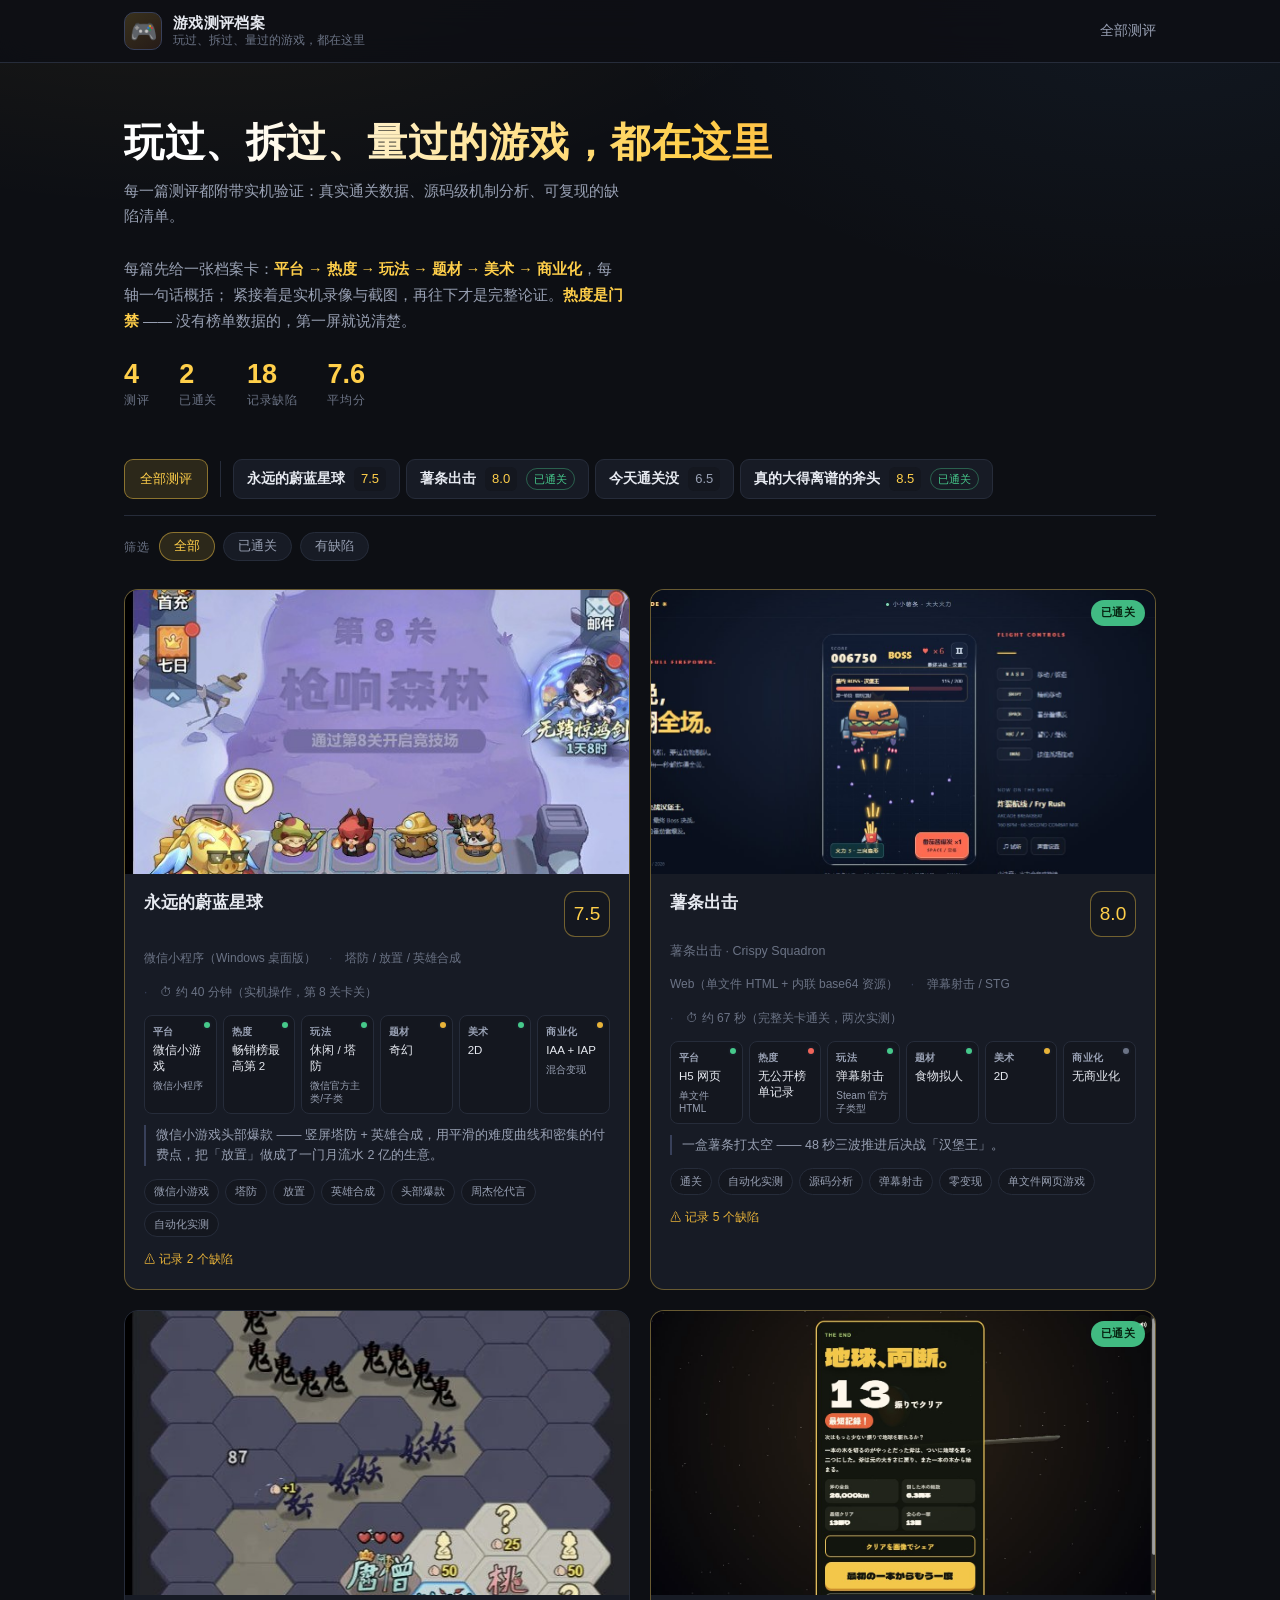
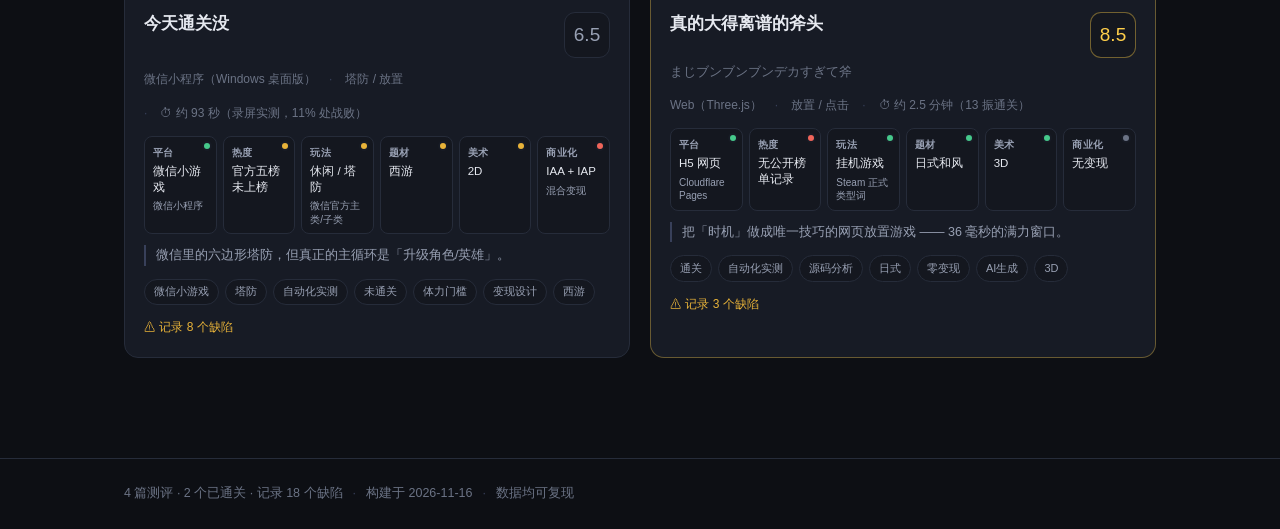
<file: index.html>
<!DOCTYPE html>
<html lang="zh-CN">
<head>
<meta charset="UTF-8">
<meta name="viewport" content="width=device-width, initial-scale=1">
<title>游戏测评档案 — 玩过、拆过、量过的游戏，都在这里</title>
<meta name="description" content="每一篇测评都附带实机验证：真实通关数据、源码级机制分析、可复现的缺陷清单。">
<link rel="stylesheet" href="assets/style.css">
<link rel="icon" href="data:image/svg+xml,<svg xmlns='http://www.w3.org/2000/svg' viewBox='0 0 100 100'><text y='.9em' font-size='90'>🎮</text></svg>">
</head>
<body>
<header class="site-header">
  <div class="wrap">
    <a class="brand" href="index.html">
      <span class="brand-mark">🎮</span>
      <span class="brand-text">
        <strong>游戏测评档案</strong>
        <small>玩过、拆过、量过的游戏，都在这里</small>
      </span>
    </a>
    <nav class="site-nav">
      
  <a href="#cards" class="nav-all">全部测评</a>

    </nav>
  </div>
</header>

<main class="wrap">

<section class="hero">
  <h1>玩过、拆过、量过的游戏，都在这里</h1>
  <p>每一篇测评都附带实机验证：真实通关数据、源码级机制分析、可复现的缺陷清单。</p>
  <p class="hero-how">每篇先给一张档案卡：<b>平台 → 热度 → 玩法 → 题材 → 美术 → 商业化</b>，每轴一句话概括；
    紧接着是实机录像与截图，再往下才是完整论证。<b>热度是门禁</b> —— 没有榜单数据的，第一屏就说清楚。</p>
  <div class="hero-stats">
    <div class="hs"><b>4</b><span>测评</span></div>
    <div class="hs"><b>2</b><span>已通关</span></div>
    <div class="hs"><b>18</b><span>记录缺陷</span></div>
    <div class="hs"><b>7.6</b><span>平均分</span></div>
  </div>
</section>


<nav class="gamenav" aria-label="按游戏浏览">
  <a href="#cards" class="gn-all active">全部测评</a>
  <span class="gn-sep"></span>
  
  <a href="games/lanqiu.html" class="gn-item" data-slug="lanqiu">
    <span class="gn-name">永远的蔚蓝星球</span>
    <span class="gn-score v8">7.5</span>
    
  </a>
  
  <a href="games/frybox.html" class="gn-item" data-slug="frybox">
    <span class="gn-name">薯条出击</span>
    <span class="gn-score v8">8.0</span>
    <span class="gn-flag">已通关</span>
  </a>
  
  <a href="games/jinritongguanmei.html" class="gn-item" data-slug="jinritongguanmei">
    <span class="gn-name">今天通关没</span>
    <span class="gn-score v6">6.5</span>
    
  </a>
  
  <a href="games/dekasugite-ono.html" class="gn-item" data-slug="dekasugite-ono">
    <span class="gn-name">真的大得离谱的斧头</span>
    <span class="gn-score v8">8.5</span>
    <span class="gn-flag">已通关</span>
  </a>
  
</nav>

<div class="filter-bar">
  <span class="fb-k">筛选</span>
  <button class="fbtn active" data-filter="all">全部</button>
  <button class="fbtn" data-filter="cleared">已通关</button>
  <button class="fbtn" data-filter="bugs">有缺陷</button>
</div>

<section class="cards" id="cards">

  <article class="card featured"
           data-cleared="0"
           data-bugs="2"
           data-tags="微信小游戏|塔防|放置|英雄合成|头部爆款|周杰伦代言|自动化实测">
    <a class="card-link" href="games/lanqiu.html">
      
      <div class="card-cover">
        <img src="assets/lanqiu/01-main.jpg" alt="永远的蔚蓝星球">
        
      </div>
      
      <div class="card-body">
        <div class="card-head">
          <h2>永远的蔚蓝星球</h2>
          <span class="verdict v8">7.5</span>
        </div>
        
        <p class="card-meta">
          <span>微信小程序（Windows 桌面版）</span>
          <span>塔防 / 放置 / 英雄合成</span>
          <span>⏱ 约 40 分钟（实机操作，第 8 关卡关）</span>
        </p>
        
        <div class="mini-axes">
          
          
          <div class="ma" title="微信小程序 + iOS 双渠道，桌面版体验完整">
            <span class="ma-k">平台</span>
            <span class="ma-v">
              微信小游戏<i>微信小程序</i>
              
            </span>
            <i class="ma-dot d-good"></i>
          </div>
          
          
          <div class="ma" title="头部爆款 —— 畅销榜最高第 2、月活 640 万、周杰伦代言">
            <span class="ma-k">热度</span>
            <span class="ma-v">
              畅销榜最高第 2
              
            </span>
            <i class="ma-dot d-good"></i>
          </div>
          
          
          <div class="ma" title="竖屏塔防 + 英雄合成。局内召唤英雄上场，两个相同英雄拖拽合成更强单位 —— 实测合成后 MVP 伤害 150K→553K，存活 20 秒→2 分钟。但局外养成（战力）仍是硬门槛，战力不够合成也救不回来">
            <span class="ma-k">玩法</span>
            <span class="ma-v">
              休闲 / 塔防<i>微信官方主类/子类</i>
              
            </span>
            <i class="ma-dot d-good"></i>
          </div>
          
          
          <div class="ma" title="奇幻星球守卫战，哥布林入侵。题材本身不构成差异化，但包装（萌趣卡通 + 周杰伦代言）带来了破圈传播。">
            <span class="ma-k">题材</span>
            <span class="ma-v">
              奇幻
              
            </span>
            <i class="ma-dot d-mid"></i>
          </div>
          
          
          <div class="ma" title="萌趣卡通 + Q 版英雄，战斗特效清晰。风格统一，完成度高。">
            <span class="ma-k">美术</span>
            <span class="ma-v">
              2D
              
            </span>
            <i class="ma-dot d-good"></i>
          </div>
          
          
          <div class="ma" title="IAA + IAP 混合变现。首充 6 元钩子 + 抽卡 + 月卡，付费点密集但难度曲线平滑，前期不逼氪。">
            <span class="ma-k">商业化</span>
            <span class="ma-v">
              IAA + IAP<i>混合变现</i>
              
            </span>
            <i class="ma-dot d-mid"></i>
          </div>
          
        </div>
        
        
        <p class="card-oneline">微信小游戏头部爆款 —— 竖屏塔防 + 英雄合成，用平滑的难度曲线和密集的付费点，把「放置」做成了一门月流水 2 亿的生意。</p>
        
        
        <div class="tags"><span class="tag tag-btn" data-tag="微信小游戏">微信小游戏</span><span class="tag tag-btn" data-tag="塔防">塔防</span><span class="tag tag-btn" data-tag="放置">放置</span><span class="tag tag-btn" data-tag="英雄合成">英雄合成</span><span class="tag tag-btn" data-tag="头部爆款">头部爆款</span><span class="tag tag-btn" data-tag="周杰伦代言">周杰伦代言</span><span class="tag tag-btn" data-tag="自动化实测">自动化实测</span></div>
        
        <p class="card-bugs">⚠ 记录 2 个缺陷</p>
      </div>
    </a>
  </article>

  <article class="card featured"
           data-cleared="1"
           data-bugs="5"
           data-tags="通关|自动化实测|源码分析|弹幕射击|零变现|单文件网页游戏">
    <a class="card-link" href="games/frybox.html">
      
      <div class="card-cover">
        <img src="assets/frybox/04-boss.jpg" alt="薯条出击">
        <span class="badge badge-clear">已通关</span>
      </div>
      
      <div class="card-body">
        <div class="card-head">
          <h2>薯条出击</h2>
          <span class="verdict v8">8.0</span>
        </div>
        <p class="card-jp">薯条出击 · Crispy Squadron</p>
        <p class="card-meta">
          <span>Web（单文件 HTML + 内联 base64 资源）</span>
          <span>弹幕射击 / STG</span>
          <span>⏱ 约 67 秒（完整关卡通关，两次实测）</span>
        </p>
        
        <div class="mini-axes">
          
          
          <div class="ma" title="单文件网页，打开即玩，零账号零下载">
            <span class="ma-k">平台</span>
            <span class="ma-v">
              H5 网页<i>单文件 HTML</i>
              
            </span>
            <i class="ma-dot d-good"></i>
          </div>
          
          
          <div class="ma" title="无公开榜单、无公开用户数、母体官网也未收录 —— 作为产品几乎没有外部声量">
            <span class="ma-k">热度</span>
            <span class="ma-v">
              无公开榜单记录
              
            </span>
            <i class="ma-dot d-bad"></i>
          </div>
          
          
          <div class="ma" title="纵版弹幕射击，48 秒三波后打汉堡王。但弹幕只出了一种题 —— 两种弹型本质都是「躲开」，没有给玩家第二种解法。">
            <span class="ma-k">玩法</span>
            <span class="ma-v">
              弹幕射击<i>Steam 官方子类型</i>
              
            </span>
            <i class="ma-dot d-good"></i>
          </div>
          
          
          <div class="ma" title="薯条打太空，题材有想象力但场景浪费了 —— 都薯条汉堡了为什么非得在宇宙？蘸番茄酱打出火焰伤害这种题材想象力完全没发挥。">
            <span class="ma-k">题材</span>
            <span class="ma-v">
              食物拟人
              
            </span>
            <i class="ma-dot d-good"></i>
          </div>
          
          
          <div class="ma" title="矢量卡通干净，但敌机和 BOSS 只有贴图没有动作。BOSS 死亡是渐隐不是粉碎，命中特效打在身体中央而不是接触点，缺乏打击感。">
            <span class="ma-k">美术</span>
            <span class="ma-v">
              2D
              
            </span>
            <i class="ma-dot d-mid"></i>
          </div>
          
          
          <div class="ma" title="零广告零内购零货币，主动选择不做商业化 —— 作为作品成立，作为产品不成立">
            <span class="ma-k">商业化</span>
            <span class="ma-v">
              无商业化
              
            </span>
            <i class="ma-dot d-na"></i>
          </div>
          
        </div>
        
        
        <p class="card-oneline">一盒薯条打太空 —— 48 秒三波推进后决战「汉堡王」。</p>
        
        
        <div class="tags"><span class="tag tag-btn" data-tag="通关">通关</span><span class="tag tag-btn" data-tag="自动化实测">自动化实测</span><span class="tag tag-btn" data-tag="源码分析">源码分析</span><span class="tag tag-btn" data-tag="弹幕射击">弹幕射击</span><span class="tag tag-btn" data-tag="零变现">零变现</span><span class="tag tag-btn" data-tag="单文件网页游戏">单文件网页游戏</span></div>
        
        <p class="card-bugs">⚠ 记录 5 个缺陷</p>
      </div>
    </a>
  </article>

  <article class="card"
           data-cleared="0"
           data-bugs="8"
           data-tags="微信小游戏|塔防|自动化实测|未通关|体力门槛|变现设计|西游">
    <a class="card-link" href="games/jinritongguanmei.html">
      
      <div class="card-cover">
        <img src="assets/jinritongguanmei/03-battle-mid.jpg" alt="今天通关没">
        
      </div>
      
      <div class="card-body">
        <div class="card-head">
          <h2>今天通关没</h2>
          <span class="verdict v6">6.5</span>
        </div>
        
        <p class="card-meta">
          <span>微信小程序（Windows 桌面版）</span>
          <span>塔防 / 放置</span>
          <span>⏱ 约 93 秒（录屏实测，11% 处战败）</span>
        </p>
        
        <div class="mini-axes">
          
          
          <div class="ma" title="微信小程序，微信内即点即玩，存档绑定微信账号">
            <span class="ma-k">平台</span>
            <span class="ma-v">
              微信小游戏<i>微信小程序</i>
              
            </span>
            <i class="ma-dot d-good"></i>
          </div>
          
          
          <div class="ma" title="官方五榜未上榜、使用次数 1 万、上线 1 个月 —— 慢热，尚未跑出来">
            <span class="ma-k">热度</span>
            <span class="ma-v">
              官方五榜未上榜
              
            </span>
            <i class="ma-dot d-mid"></i>
          </div>
          
          
          <div class="ma" title="布防有效（6%→11%），但有效之后也就到 11%。局内没有构筑层，布塔是唯一操作，塔防的策略深度没做出来。">
            <span class="ma-k">玩法</span>
            <span class="ma-v">
              休闲 / 塔防<i>微信官方主类/子类</i>
              
            </span>
            <i class="ma-dot d-mid"></i>
          </div>
          
          
          <div class="ma" title="西游 + 塔防是最拥挤的组合，题材本身不构成差异化。">
            <span class="ma-k">题材</span>
            <span class="ma-v">
              西游
              
            </span>
            <i class="ma-dot d-mid"></i>
          </div>
          
          
          <div class="ma" title="国风卡通 + 六边形地块，风格成立。但敌人没有兵种剪影差异，名字叠成一团 OCR 都读不出来，功能承载力不够。">
            <span class="ma-k">美术</span>
            <span class="ma-v">
              2D
              
            </span>
            <i class="ma-dot d-mid"></i>
          </div>
          
          
          <div class="ma" title="IAA + IAP 混合变现。付费墙盖住开始按钮，玩家点「开始」得到的第一个反馈是要付钱或看广告。">
            <span class="ma-k">商业化</span>
            <span class="ma-v">
              IAA + IAP<i>混合变现</i>
              
            </span>
            <i class="ma-dot d-bad"></i>
          </div>
          
        </div>
        
        
        <p class="card-oneline">微信里的六边形塔防，但真正的主循环是「升级角色/英雄」。</p>
        
        
        <div class="tags"><span class="tag tag-btn" data-tag="微信小游戏">微信小游戏</span><span class="tag tag-btn" data-tag="塔防">塔防</span><span class="tag tag-btn" data-tag="自动化实测">自动化实测</span><span class="tag tag-btn" data-tag="未通关">未通关</span><span class="tag tag-btn" data-tag="体力门槛">体力门槛</span><span class="tag tag-btn" data-tag="变现设计">变现设计</span><span class="tag tag-btn" data-tag="西游">西游</span></div>
        
        <p class="card-bugs">⚠ 记录 8 个缺陷</p>
      </div>
    </a>
  </article>

  <article class="card featured"
           data-cleared="1"
           data-bugs="3"
           data-tags="通关|自动化实测|源码分析|日式|零变现|AI生成|3D">
    <a class="card-link" href="games/dekasugite-ono.html">
      
      <div class="card-cover">
        <img src="assets/dekasugite-ono/02-clear.jpg" alt="真的大得离谱的斧头">
        <span class="badge badge-clear">已通关</span>
      </div>
      
      <div class="card-body">
        <div class="card-head">
          <h2>真的大得离谱的斧头</h2>
          <span class="verdict v8">8.5</span>
        </div>
        <p class="card-jp">まじブンブンブンデカすぎて斧</p>
        <p class="card-meta">
          <span>Web（Three.js）</span>
          <span>放置 / 点击</span>
          <span>⏱ 约 2.5 分钟（13 振通关）</span>
        </p>
        
        <div class="mini-axes">
          
          
          <div class="ma" title="H5 单文件网页 + three.js，零账号零下载">
            <span class="ma-k">平台</span>
            <span class="ma-v">
              H5 网页<i>Cloudflare Pages</i>
              
            </span>
            <i class="ma-dot d-good"></i>
          </div>
          
          
          <div class="ma" title="未署名的个人作品，无榜单、无公开用户数，无法定位作者">
            <span class="ma-k">热度</span>
            <span class="ma-v">
              无公开榜单记录
              
            </span>
            <i class="ma-dot d-bad"></i>
          </div>
          
          
          <div class="ma" title="36 毫秒满力窗口，13 振劈开地球。一个动作做出技巧曲线，设计密度极高。">
            <span class="ma-k">玩法</span>
            <span class="ma-v">
              挂机游戏<i>Steam 正式类型词</i>
              
            </span>
            <i class="ma-dot d-good"></i>
          </div>
          
          
          <div class="ma" title="日式荒诞喜剧，密集日式梗，全日文界面。">
            <span class="ma-k">题材</span>
            <span class="ma-v">
              日式和风
              
            </span>
            <i class="ma-dot d-good"></i>
          </div>
          
          
          <div class="ma" title="low-poly 程序化生成 + 漫画速度线，形体和明暗可读。精度有限但风格统一。">
            <span class="ma-k">美术</span>
            <span class="ma-v">
              3D
              
            </span>
            <i class="ma-dot d-good"></i>
          </div>
          
          
          <div class="ma" title="零变现，分享只出图不换资源 —— 作为作品成立，作为产品不成立">
            <span class="ma-k">商业化</span>
            <span class="ma-v">
              无变现
              
            </span>
            <i class="ma-dot d-na"></i>
          </div>
          
        </div>
        
        
        <p class="card-oneline">把「时机」做成唯一技巧的网页放置游戏 —— 36 毫秒的满力窗口。</p>
        
        
        <div class="tags"><span class="tag tag-btn" data-tag="通关">通关</span><span class="tag tag-btn" data-tag="自动化实测">自动化实测</span><span class="tag tag-btn" data-tag="源码分析">源码分析</span><span class="tag tag-btn" data-tag="日式">日式</span><span class="tag tag-btn" data-tag="零变现">零变现</span><span class="tag tag-btn" data-tag="AI生成">AI生成</span><span class="tag tag-btn" data-tag="3D">3D</span></div>
        
        <p class="card-bugs">⚠ 记录 3 个缺陷</p>
      </div>
    </a>
  </article>

</section>

<p class="empty" id="empty" hidden>没有匹配的测评</p>

</main>

<footer class="site-footer">
  <div class="wrap">
    <span>4 篇测评 · 2 个已通关 · 记录 18 个缺陷</span>
    <span class="sep">·</span>
    <span>构建于 2026-11-16</span>
    <span class="sep">·</span>
    <span>数据均可复现</span>
  </div>
</footer>

<script>
/* 状态筛选：全部 / 已通关 / 有缺陷 */
function applyFilter(f) {
  var shown = 0;
  document.querySelectorAll('.card').forEach(function (c) {
    var ok;
    if (f === 'all') ok = true;
    else if (f === 'cleared') ok = c.dataset.cleared === '1';
    else if (f === 'bugs') ok = Number(c.dataset.bugs) > 0;
    else if (f.indexOf('tag:') === 0) {
      ok = (c.dataset.tags || '').split('|').indexOf(f.slice(4)) >= 0;
    }
    c.style.display = ok ? '' : 'none';
    if (ok) shown++;
  });
  document.getElementById('empty').hidden = shown > 0;
}

document.querySelectorAll('.fbtn').forEach(function (b) {
  b.addEventListener('click', function () {
    document.querySelectorAll('.fbtn').forEach(function (x) { x.classList.remove('active'); });
    b.classList.add('active');
    applyFilter(b.dataset.filter);
  });
});

/* 标签筛选入口在卡片上的标签本身（导航栏按游戏名组织后，
   标签不再单独占一行，但筛选能力保留） */
document.querySelectorAll('.tag-btn').forEach(function (t) {
  t.addEventListener('click', function (e) {
    e.preventDefault();
    e.stopPropagation();
    var tag = t.getAttribute('data-tag');
    var on = t.classList.contains('on');
    document.querySelectorAll('.tag-btn').forEach(function (x) { x.classList.remove('on'); });
    document.querySelectorAll('.fbtn').forEach(function (x) { x.classList.remove('active'); });
    if (on) { applyFilter('all'); return; }
    t.classList.add('on');
    applyFilter('tag:' + tag);
  });
});
</script>

</body>
</html>
</file>
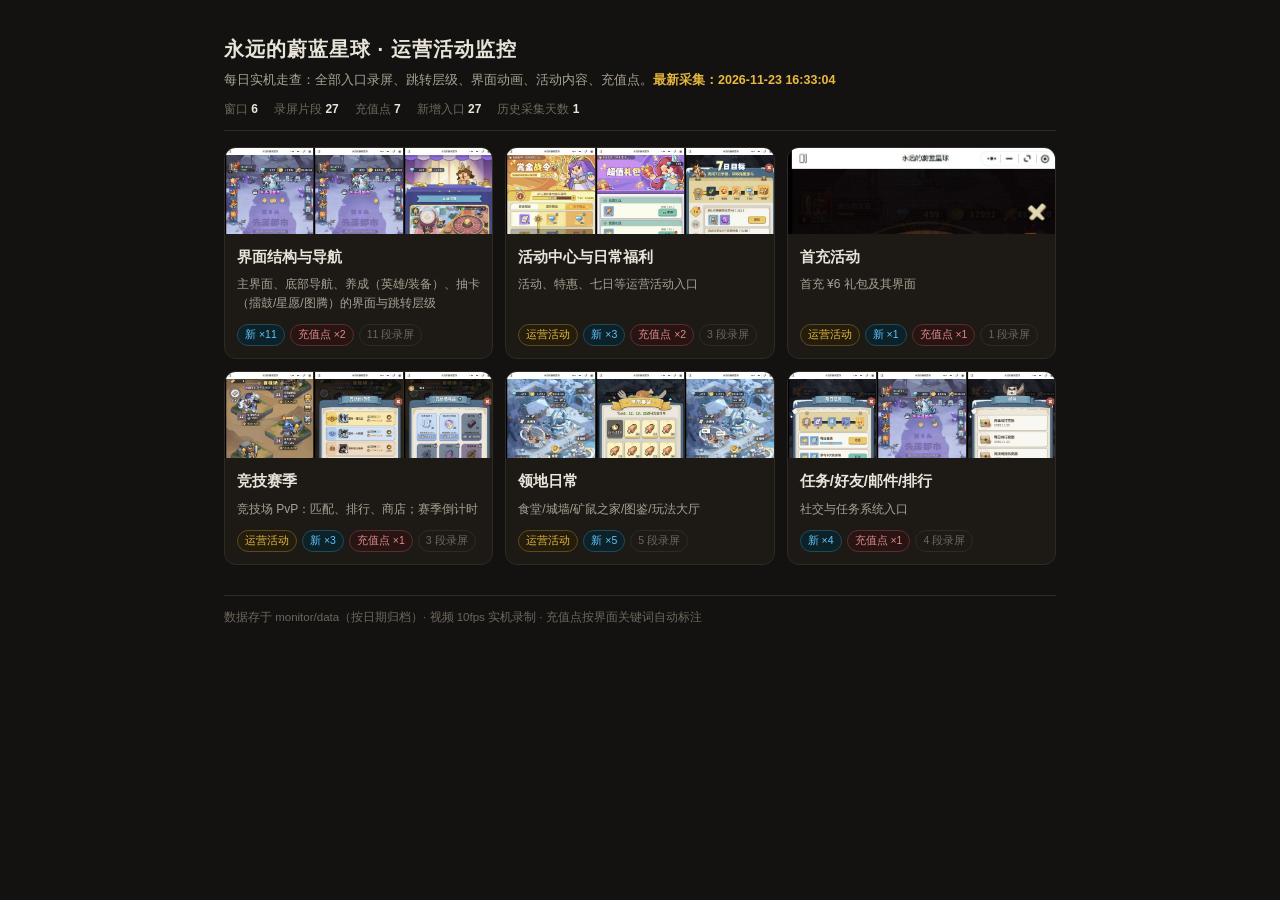
<file: monitor/index.html>
<!doctype html><html lang="zh"><head><meta charset="utf-8">
<meta name="viewport" content="width=device-width,initial-scale=1">
<title>永远的蔚蓝星球 · 运营活动监控</title><style>
:root { --fg:#e8e4da; --fg-dim:#a9a294; --fg-faint:#6d675c; --bg:#141210; --card:#1d1a16;
  --border:#2e2a24; --accent:#e8b93e; --good:#7fc98a; --bad:#e08a8a; --new:#5ec6ff; }
* { margin:0; padding:0; box-sizing:border-box; }
body { background:var(--bg); color:var(--fg); font:14px/1.7 -apple-system,"Segoe UI","Microsoft YaHei",sans-serif; }
a { color:inherit; text-decoration:none; }
.wrap { max-width:860px; margin:0 auto; padding:14px 14px 60px; }
header.mh { padding:18px 0 10px; border-bottom:1px solid var(--border); margin-bottom:16px; }
header.mh h1 { font-size:20px; letter-spacing:1px; }
header.mh .sub { color:var(--fg-dim); font-size:12.5px; margin-top:4px; }
header.mh .sub b { color:var(--accent); font-weight:600; }
.stats { display:flex; gap:16px; margin-top:8px; font-size:12px; color:var(--fg-faint); flex-wrap:wrap; }
.stats b { color:var(--fg); }
.grid { display:grid; grid-template-columns:repeat(auto-fill,minmax(240px,1fr)); gap:12px; }
.card { background:var(--card); border:1px solid var(--border); border-radius:12px; overflow:hidden;
  display:flex; flex-direction:column; transition:border-color .15s; }
.card:hover { border-color:var(--accent); }
.card .thumbs { display:flex; height:86px; overflow:hidden; }
.card .thumbs img { width:33.4%; object-fit:cover; object-position:top; flex:1; min-width:0;
  border-right:1px solid var(--border); }
.card .thumbs img:last-child { border-right:0; }
.card .body { padding:10px 12px 12px; display:flex; flex-direction:column; gap:6px; flex:1; }
.card h3 { font-size:15px; font-weight:600; display:flex; align-items:center; gap:6px; flex-wrap:wrap; }
.card .desc { font-size:12px; color:var(--fg-dim); line-height:1.55; }
.badges { display:flex; gap:5px; flex-wrap:wrap; margin-top:auto; padding-top:6px; }
.b { font-size:10.5px; padding:1px 7px; border-radius:20px; border:1px solid var(--border); color:var(--fg-dim); }
.b.act { color:var(--accent); border-color:#5a4a1e; background:#241d0d; }
.b.new { color:var(--new); border-color:#1e4a5a; background:#0d2129; }
.b.money { color:var(--bad); border-color:#5a2e2e; background:#291414; }
.b.n { color:var(--fg-faint); }
.daytag { font-size:11px; color:var(--fg-faint); margin:22px 0 10px; border-bottom:1px dashed var(--border); padding-bottom:6px; }
/* detail */
.clip { background:var(--card); border:1px solid var(--border); border-radius:12px; margin-bottom:14px; overflow:hidden; }
.clip .head { padding:10px 12px; display:flex; align-items:center; gap:8px; flex-wrap:wrap;
  border-bottom:1px solid var(--border); }
.clip .head h4 { font-size:14px; font-weight:600; }
.clip video { width:100%; max-width:340px; display:block; margin:0 auto; background:#000; }
.clip .meta { padding:10px 12px; font-size:12px; color:var(--fg-dim); display:flex; flex-direction:column; gap:6px; }
.clip .path { font-size:11.5px; color:var(--fg-faint); }
.clip .path b { color:var(--accent); font-weight:500; }
.clip .ocr { background:#161310; border:1px solid var(--border); border-radius:8px; padding:8px 10px;
  font-size:11.5px; line-height:1.6; color:var(--fg-faint); max-height:120px; overflow:auto; white-space:pre-wrap; }
.badge { font-size:10.5px; padding:1px 7px; border-radius:20px; border:1px solid var(--border); }
.badge.money { color:var(--bad); border-color:#5a2e2e; background:#291414; }
.badge.new { color:var(--new); border-color:#1e4a5a; background:#0d2129; }
.badge.lock { color:var(--fg-faint); }
.back { display:inline-block; margin-bottom:12px; color:var(--accent); font-size:13px; }
footer { margin-top:30px; padding-top:12px; border-top:1px solid var(--border); color:var(--fg-faint); font-size:11.5px; }
</style></head>
<body><div class="wrap">
<header class="mh"><h1>永远的蔚蓝星球 · 运营活动监控</h1>
<div class="sub">每日实机走查：全部入口录屏、跳转层级、界面动画、活动内容、充值点。<b>最新采集：2026-11-23 16:33:04</b></div>
<div class="stats">
  <span>窗口 <b>6</b></span>
  <span>录屏片段 <b>27</b></span>
  <span>充值点 <b>7</b></span>
  <span>新增入口 <b>27</b></span>
  <span>历史采集天数 <b>1</b></span>
</div></header>
<div class="grid">
<a class="card" href="w/structure.html">
  <div class="thumbs"><img src="thumbs/structure/home.jpg" loading="lazy"><img src="thumbs/structure/equip-weapon.jpg" loading="lazy"><img src="thumbs/structure/nav-shangcheng.jpg" loading="lazy"></div>
  <div class="body"><h3>界面结构与导航</h3>
    <div class="desc">主界面、底部导航、养成（英雄/装备）、抽卡（擂鼓/星愿/图腾）的界面与跳转层级</div>
    <div class="badges"><span class="b new">新 ×11</span><span class="b money">充值点 ×2</span><span class="b n">11 段录屏</span></div>
  </div>
</a>
<a class="card" href="w/activities.html">
  <div class="thumbs"><img src="thumbs/activities/tehui.jpg" loading="lazy"><img src="thumbs/activities/huodong.jpg" loading="lazy"><img src="thumbs/activities/qiri.jpg" loading="lazy"></div>
  <div class="body"><h3>活动中心与日常福利</h3>
    <div class="desc">活动、特惠、七日等运营活动入口</div>
    <div class="badges"><span class="b act">运营活动</span><span class="b new">新 ×3</span><span class="b money">充值点 ×2</span><span class="b n">3 段录屏</span></div>
  </div>
</a>
<a class="card" href="w/first-charge.html">
  <div class="thumbs"><img src="thumbs/first-charge/shouchong.jpg" loading="lazy"></div>
  <div class="body"><h3>首充活动</h3>
    <div class="desc">首充 ¥6 礼包及其界面</div>
    <div class="badges"><span class="b act">运营活动</span><span class="b new">新 ×1</span><span class="b money">充值点 ×1</span><span class="b n">1 段录屏</span></div>
  </div>
</a>
<a class="card" href="w/arena-season.html">
  <div class="thumbs"><img src="thumbs/arena-season/city-arena.jpg" loading="lazy"><img src="thumbs/arena-season/city-arena-rank.jpg" loading="lazy"><img src="thumbs/arena-season/city-arena-shop.jpg" loading="lazy"></div>
  <div class="body"><h3>竞技赛季</h3>
    <div class="desc">竞技场 PvP：匹配、排行、商店；赛季倒计时</div>
    <div class="badges"><span class="b act">运营活动</span><span class="b new">新 ×3</span><span class="b money">充值点 ×1</span><span class="b n">3 段录屏</span></div>
  </div>
</a>
<a class="card" href="w/city-daily.html">
  <div class="thumbs"><img src="thumbs/city-daily/city-wall.jpg" loading="lazy"><img src="thumbs/city-daily/city-canteen.jpg" loading="lazy"><img src="thumbs/city-daily/city-mine.jpg" loading="lazy"></div>
  <div class="body"><h3>领地日常</h3>
    <div class="desc">食堂/城墙/矿鼠之家/图鉴/玩法大厅</div>
    <div class="badges"><span class="b act">运营活动</span><span class="b new">新 ×5</span><span class="b n">5 段录屏</span></div>
  </div>
</a>
<a class="card" href="w/social.html">
  <div class="thumbs"><img src="thumbs/social/renwu.jpg" loading="lazy"><img src="thumbs/social/haoyou.jpg" loading="lazy"><img src="thumbs/social/youjian.jpg" loading="lazy"></div>
  <div class="body"><h3>任务/好友/邮件/排行</h3>
    <div class="desc">社交与任务系统入口</div>
    <div class="badges"><span class="b new">新 ×4</span><span class="b money">充值点 ×1</span><span class="b n">4 段录屏</span></div>
  </div>
</a></div>
<footer>数据存于 monitor/data（按日期归档）· 视频 10fps 实机录制 · 充值点按界面关键词自动标注</footer>
</div></body></html>
</file>
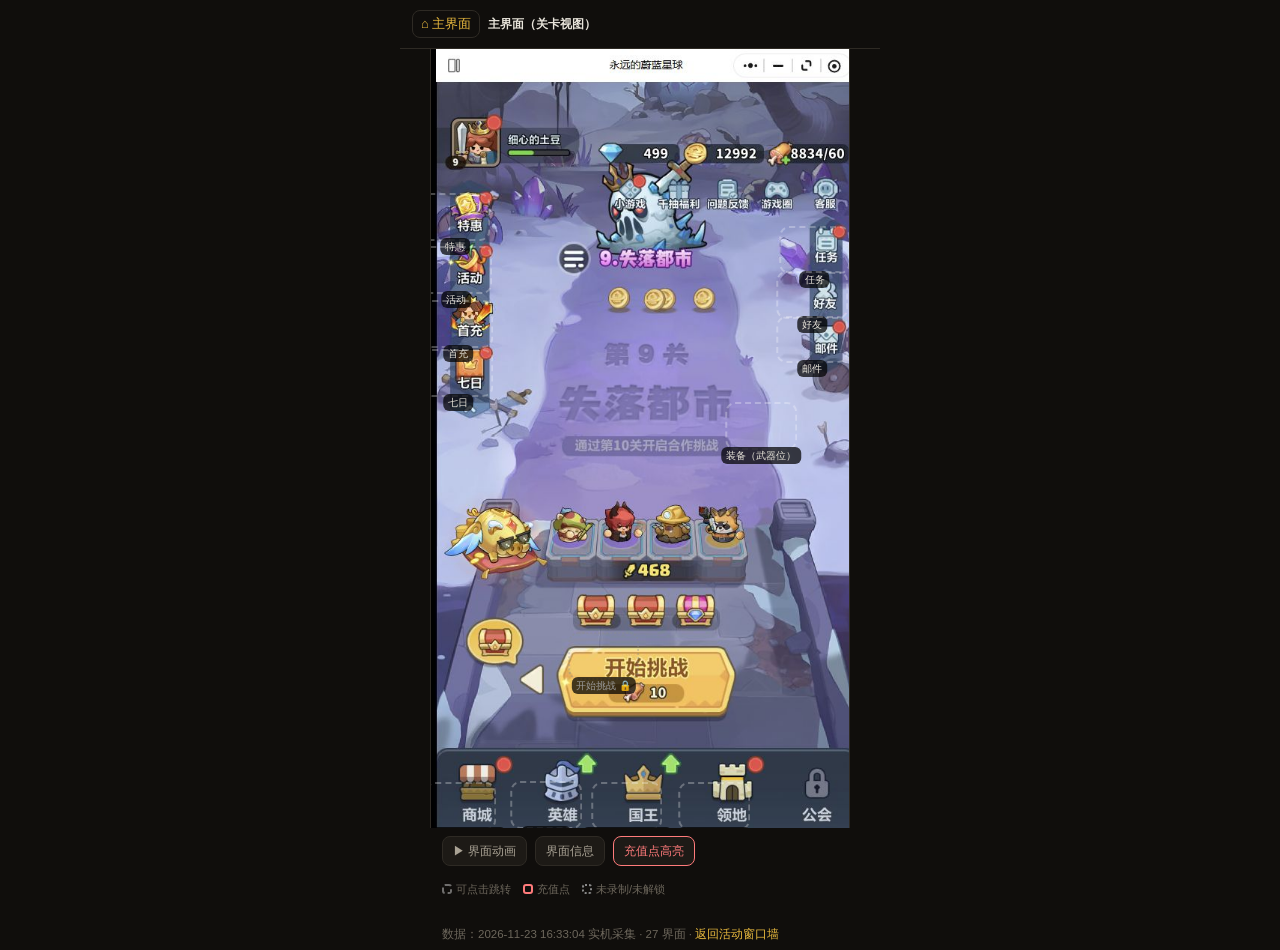
<file: monitor/explore/index.html>
<!doctype html><html lang="zh"><head><meta charset="utf-8">
<meta name="viewport" content="width=device-width,initial-scale=1,maximum-scale=1,user-scalable=no">
<title>永远的蔚蓝星球 · 交互式界面浏览器</title>
<style>
:root{--fg:#e8e4da;--fg-dim:#a9a294;--fg-faint:#6d675c;--bg:#100e0c;--card:#1d1a16;
--border:#2e2a24;--accent:#e8b93e;--money:#ff7b7b;--new:#5ec6ff;}
*{margin:0;padding:0;box-sizing:border-box;-webkit-tap-highlight-color:transparent;}
body{background:var(--bg);color:var(--fg);font:14px/1.7 -apple-system,"Segoe UI","Microsoft YaHei",sans-serif;
display:flex;flex-direction:column;align-items:center;min-height:100vh;}
a{color:var(--accent);text-decoration:none;}
.topbar{width:100%;max-width:480px;padding:10px 12px;display:flex;align-items:center;gap:8px;
border-bottom:1px solid var(--border);position:sticky;top:0;background:var(--bg);z-index:50;}
.topbar .home-btn{color:var(--accent);font-size:13px;padding:2px 8px;border:1px solid var(--border);border-radius:8px;cursor:pointer;user-select:none;}
.crumbs{flex:1;font-size:12px;color:var(--fg-dim);overflow:hidden;white-space:nowrap;text-overflow:ellipsis;}
.crumbs b{color:var(--fg);}
.crumbs span{cursor:pointer;}
.crumbs span:hover{color:var(--accent);}
.stage{width:100%;max-width:420px;position:relative;}
.screen{position:relative;width:100%;aspect-ratio:561/1040;background:#000;overflow:hidden;
border-left:1px solid var(--border);border-right:1px solid var(--border);}
.screen img.bg{position:absolute;inset:0;width:100%;height:100%;object-fit:cover;opacity:0;transition:opacity .18s;}
.screen img.bg.on{opacity:1;}
.screen video{position:absolute;inset:0;width:100%;height:100%;object-fit:cover;display:none;background:#000;z-index:5;}
.hs{position:absolute;transform:translate(-50%,-50%);cursor:pointer;z-index:10;
border:2px solid transparent;border-radius:10px;transition:border-color .12s, background .12s;}
.hs .tag{position:absolute;left:50%;bottom:-16px;transform:translateX(-50%);white-space:nowrap;
font-size:10px;color:#fff;background:rgba(0,0,0,.72);padding:0 5px;border-radius:6px;
opacity:0;transition:opacity .12s;pointer-events:none;z-index:11;}
.hs:hover,.hs:active{border-color:var(--accent);background:rgba(232,185,62,.10);}
.hs:hover .tag,.hs:active .tag{opacity:1;}
.hs.nav{border-color:rgba(255,255,255,.28);border-style:dashed;}
.hs.nav .tag{opacity:1;color:var(--fg);}
.hs.money{border-color:var(--money);border-style:solid;animation:pulse 1.6s infinite;}
.hs.money .tag{opacity:1;color:var(--money);}
@keyframes pulse{0%,100%{box-shadow:0 0 0 0 rgba(255,123,123,.45)}50%{box-shadow:0 0 0 7px rgba(255,123,123,0)}}
.hs.unrec{border-color:rgba(140,140,140,.35);border-style:dotted;}
.hs.unrec .tag{opacity:1;color:#999;}
.hud{width:100%;max-width:420px;display:flex;gap:8px;padding:8px 12px;flex-wrap:wrap;align-items:center;}
.hud .btn{font-size:12px;padding:4px 10px;border:1px solid var(--border);border-radius:8px;cursor:pointer;
background:var(--card);color:var(--fg-dim);user-select:none;}
.hud .btn.on{color:var(--accent);border-color:var(--accent);}
.hud .btn.money-on{color:var(--money);border-color:var(--money);}
.infopanel{width:100%;max-width:420px;display:none;padding:10px 12px;font-size:12px;color:var(--fg-dim);
border-top:1px dashed var(--border);white-space:pre-wrap;max-height:200px;overflow:auto;}
.infopanel.on{display:block;}
.legend{width:100%;max-width:420px;padding:6px 12px 20px;font-size:11px;color:var(--fg-faint);display:flex;gap:12px;flex-wrap:wrap;}
.legend i{display:inline-block;width:10px;height:10px;border-radius:3px;margin-right:4px;vertical-align:-1px;}
.winlink{padding:6px 12px;font-size:11.5px;color:var(--fg-faint);width:100%;max-width:420px;}
</style></head><body>
<div class="topbar">
  <span class="home-btn" id="homeBtn">⌂ 主界面</span>
  <div class="crumbs" id="crumbs"></div>
</div>
<div class="stage"><div class="screen" id="screen">
  <img class="bg" id="bgA"><img class="bg" id="bgB">
  <video id="vid" playsinline controls></video>
</div></div>
<div class="hud">
  <span class="btn" id="animBtn">▶ 界面动画</span>
  <span class="btn" id="infoBtn">界面信息</span>
  <span class="btn money-on" id="moneyBtn">充值点高亮</span>
</div>
<div class="infopanel" id="infoPanel"></div>
<div class="legend">
  <span><i style="border:2px dashed rgba(255,255,255,.4)"></i>可点击跳转</span>
  <span><i style="border:2px solid var(--money)"></i>充值点</span>
  <span><i style="border:2px dotted #888"></i>未录制/未解锁</span>
</div>
<div class="winlink">数据：<span id="meta"></span> · <a href="../index.html">返回活动窗口墙</a></div>
<script>
const DATA = {"game": "永远的蔚蓝星球", "date": "2026-11-23", "generated": "2026-11-23 16:33:04", "home": "home", "windows": {"structure": {"title": "界面结构与导航", "desc": "主界面、底部导航、养成（英雄/装备）、抽卡（擂鼓/星愿/图腾）的界面与跳转层级", "activity": false}, "activities": {"title": "活动中心与日常福利", "desc": "活动、特惠、七日等运营活动入口", "activity": true}, "first-charge": {"title": "首充活动", "desc": "首充 ¥6 礼包及其界面", "activity": true}, "arena-season": {"title": "竞技赛季", "desc": "竞技场 PvP：匹配、排行、商店；赛季倒计时", "activity": true}, "city-daily": {"title": "领地日常", "desc": "食堂/城墙/矿鼠之家/图鉴/玩法大厅", "activity": true}, "social": {"title": "任务/好友/邮件/排行", "desc": "社交与任务系统入口", "activity": false}}, "screens": {"home": {"label": "主界面（关卡视图）", "img": "../thumbs/structure/home.jpg", "video": "../videos/structure/home.mp4", "window": "structure", "edges": [{"label": "特惠", "x": 32, "y": 224, "to": "tehui"}, {"label": "活动", "x": 34, "y": 295, "to": "huodong"}, {"label": "首充", "x": 36, "y": 367, "to": "shouchong"}, {"label": "七日", "x": 36, "y": 433, "to": "qiri"}, {"label": "任务", "x": 515, "y": 268, "to": "renwu"}, {"label": "好友", "x": 512, "y": 328, "to": "haoyou"}, {"label": "邮件", "x": 512, "y": 388, "to": "youjian"}, {"label": "装备（武器位）", "x": 443, "y": 504, "to": "equip-weapon"}, {"label": "商城（抽卡总览）", "x": 40, "y": 1011, "to": "nav-shangcheng"}, {"label": "英雄列表", "x": 155, "y": 1010, "to": "nav-hero"}, {"label": "国王（装备总览）", "x": 263, "y": 1011, "to": "nav-king"}, {"label": "领地/城市全景", "x": 380, "y": 1011, "to": "nav-city"}, {"label": "开始挑战", "x": 232, "y": 811, "unrec": "进入战斗（见测评页战斗实录）"}], "text": "0O 永远的蔚蓝星球 细心的土豆 499 12992 8834/60 小游戏 千抽福利问题反馈游戏圈 客服 特惠 9.失落都市 任务 活动 好友 首充 第9关 邮件 七日 朱落都市 通过第10关开启合作挑战 468 开始挑战 10 商城 英雄 国王 领地 公会", "recharge": true}, "tehui": {"label": "特惠", "img": "../thumbs/activities/tehui.jpg", "video": "../videos/activities/tehui.mp4", "window": "activities", "edges": [{"label": "返回主界面", "x": 520, "y": 90, "to": "home"}, {"label": "购买战令最高获得返利", "x": 119, "y": 172, "money": true}, {"label": "一键领取", "x": 116, "y": 876, "money": true}, {"label": "￥28", "x": 293, "y": 876, "money": true}, {"label": "￥68", "x": 458, "y": 875, "money": true}, {"label": "超值月卡", "x": 189, "y": 1006, "money": true}], "text": "永远的蔚蓝星球 ·-○ 剩余时间：6天07时33分 赏金战令 购买战令最高获得返利 2000% 参与消耗体力提升等级 50/80 今日：0/1200 普通奖励 进阶奖励 豪华奖励 300 680 自选 自选 15 自选 直升10级 一键领取 ￥28 ￥68 超值月卡 战令 特权周卡 钻石基金", "recharge": true}, "huodong": {"label": "活动", "img": "../thumbs/activities/huodong.jpg", "video": "../videos/activities/huodong.mp4", "window": "activities", "edges": [{"label": "返回主界面", "x": 520, "y": 90, "to": "home"}, {"label": "超值礼包", "x": 175, "y": 150, "money": true}, {"label": "免费礼包", "x": 122, "y": 333, "money": true}, {"label": "免费礼包", "x": 122, "y": 477, "money": true}, {"label": "日礼包", "x": 200, "y": 875, "money": true}, {"label": "周礼包", "x": 378, "y": 876, "money": true}, {"label": "超值礼包", "x": 190, "y": 1002, "money": true}, {"label": "每日充值", "x": 396, "y": 1003, "money": true}], "text": "永远的蔚蓝星球 剩余时间：07小时33分 499 超值礼包 免费礼包 限购（1/1） 免费 OT 免费礼包 限购（1/1） 免费 500 机关核心 5.0折 限购（5/5） 225 体力 8.0折 限购（1/1） 日礼包 周礼包 超值礼包 每日特惠 每日充值 累充豪礼", "recharge": true}, "shouchong": {"label": "首充", "img": "../thumbs/first-charge/shouchong.jpg", "video": "../videos/first-charge/shouchong.mp4", "window": "first-charge", "edges": [{"label": "返回主界面", "x": 40, "y": 1011, "to": "home"}, {"label": "￥6", "x": 290, "y": 815, "money": true}], "text": "0O 永远的蔚蓝星球 武器幻化 赤炎焕灵 开局召唤英雄十 冲关利器： 全队攻击力+50 第1天 第2天 第3天 皮肤 英雄 当日 20 5000 600 ￥6", "recharge": true}, "qiri": {"label": "七日", "img": "../thumbs/activities/qiri.jpg", "video": "../videos/activities/qiri.mp4", "window": "activities", "edges": [{"label": "返回主界面", "x": 520, "y": 90, "to": "home"}, {"label": "完成7日手册，领取海量豪礼", "x": 288, "y": 163, "money": true}, {"label": "领取", "x": 453, "y": 454, "money": true}], "text": "00 永远的蔚蓝星球 - 7日目标 完成7日手册，领取海量豪礼 800 260 200 400 550 700 850 1日 将1件装备强化至+8（1/1） 领取 2日 完成今日10个手册任务（5/10） 3日 前往 200 4日 3个主线冒险领完全部宝箱（0/3） 前往 5日 快速扫荡5次（1/5） 6日 前往 7日 武器天赋激活10次（3/10） 商城 英雄 国王 领地", "recharge": false}, "renwu": {"label": "任务", "img": "../thumbs/social/renwu.jpg", "video": "../videos/social/renwu.mp4", "window": "social", "edges": [{"label": "返回主界面", "x": 520, "y": 90, "to": "home"}, {"label": "领取", "x": 444, "y": 433, "money": true}], "text": "永远的蔚蓝星球 - 细心的土豆 499 12992 8834/60 每日任务 30 2 20 50 80 100 每日登录 领取 100 1/1 参与3次竞技场 前往 100 12 0/3 消耗100点体力 前往 100 12 0/100 快速扫荡3次 前往 100 0/3 参与2次星球矿场 前往 日常 周常 商城 英雄 国王 领地", "recharge": false}, "haoyou": {"label": "好友", "img": "../thumbs/social/haoyou.jpg", "video": "../videos/social/haoyou.mp4", "window": "social", "edges": [{"label": "返回主界面", "x": 520, "y": 90, "to": "home"}], "text": "0O 永远的蔚蓝星球 细心的土豆 499 12992 8834/60 小游戏 千抽福利问题反馈游戏圈 客服 特惠 9.失落都市 任务 活动 好友 首充 第9关 邮件 七日 朱落都市 通过第10关开启合作挑战 468 开始挑战 10 商城 英雄 国王 领地 公会", "recharge": true}, "youjian": {"label": "邮件", "img": "../thumbs/social/youjian.jpg", "video": "../videos/social/youjian.mp4", "window": "social", "edges": [{"label": "返回主界面", "x": 520, "y": 90, "to": "home"}, {"label": "一键领取", "x": 400, "y": 835, "money": true}], "text": "0O 永远的蔚蓝星球 - 细心的土豆 12992 8834/60 邮件 赛季排行奖励 2026.11.23 每日排行奖励 2026.11.23 竞技场挂机奖励 2026.11.23 溢出体力补发 2026.11.23 每日排行奖励 2026.11.22 一键删除 一键领取 商城 英雄 国王 领地", "recharge": false}, "equip-weapon": {"label": "装备（武器位）", "img": "../thumbs/structure/equip-weapon.jpg", "video": "../videos/structure/equip-weapon.mp4", "window": "structure", "edges": [{"label": "返回主界面", "x": 263, "y": 1008, "to": "home"}], "text": "0O 永远的蔚蓝星球 细心的土豆 499 12992 8834/60 小游戏 千抽福利问题反馈游戏圈 客服 特惠 9.失落都市 任务 活动 好友 首充 第9关 邮件 七日 朱落都市 通过第10关开启合作挑战 468 开始挑战 10 商城 英雄 国王 领地 公会", "recharge": true}, "nav-shangcheng": {"label": "商城（抽卡总览）", "img": "../thumbs/structure/nav-shangcheng.jpg", "video": "../videos/structure/nav-shangcheng.mp4", "window": "structure", "edges": [{"label": "擂鼓招募", "x": 124, "y": 580, "to": "nav-leigu"}, {"label": "星愿招募", "x": 375, "y": 581, "to": "nav-xingyuan"}, {"label": "图腾寻宝", "x": 242, "y": 684, "to": "nav-tuteng"}, {"label": "返回主界面", "x": 40, "y": 1009, "to": "home"}, {"label": "英雄兑换", "x": 42, "y": 411, "unrec": "未录制"}], "text": "永远的蔚蓝星球 499 12992 英雄招募 LV.2 156/1000 英雄兑换 5/10 擂鼓招募 星愿招募 0T/6 0/1 图腾寻宝 概率 剩余20次必定获得卓越图腾 返回 英雄 国王 领地 公会", "recharge": false}, "nav-leigu": {"label": "擂鼓招募", "img": "../thumbs/structure/nav-leigu.jpg", "video": "../videos/structure/nav-leigu.mp4", "window": "structure", "edges": [{"label": "返回商城", "x": 280, "y": 60, "to": "nav-shangcheng"}], "text": "DO 永远的蔚蓝星球 ·-|○ 499 12992 提示 X 是否使用30 补充1 并继续进行1.0轮招募？ 9/10 本次登录不再提醒 取消 确定 概率 剩余20次必定获得卓越图腾 返回 英雄 国王 领地 公会", "recharge": false}, "nav-xingyuan": {"label": "星愿招募", "img": "../thumbs/structure/nav-xingyuan.jpg", "video": "../videos/structure/nav-xingyuan.mp4", "window": "structure", "edges": [{"label": "返回商城", "x": 280, "y": 60, "to": "nav-shangcheng"}], "text": "永远的蔚蓝星球 499 12992 愿招募 Lv.2 156/1000 每日0点重置刷新次数 英雄兑换 x6 招募 换一批 9011 本次招募投出1个骰子 星愿招募", "recharge": false}, "nav-tuteng": {"label": "图腾寻宝", "img": "../thumbs/structure/nav-tuteng.jpg", "video": "../videos/structure/nav-tuteng.mp4", "window": "structure", "edges": [{"label": "返回商城", "x": 280, "y": 60, "to": "nav-shangcheng"}], "text": "永远的蔚蓝星球 499 12992 英雄招募 LV.2 156/1000 英雄兑换 5/10 擂鼓招募 星愿招募 0T/6 0/1 图腾寻宝 概率 剩余20次必定获得卓越图腾 返回 英雄 国王 领地 公会", "recharge": false}, "nav-hero": {"label": "英雄列表", "img": "../thumbs/structure/nav-hero.jpg", "video": "../videos/structure/nav-hero.mp4", "window": "structure", "edges": [{"label": "英雄详情/升级", "x": 64, "y": 653, "to": "nav-hero-detail"}, {"label": "返回主界面", "x": 152, "y": 1009, "to": "home"}], "text": "永远的蔚蓝星球 499 12992 8834/60 1 3 468 暴击伤害增幅： 177.0% 出战中 出战中 出战中 出战中 40/30 41/30 41/30 OT/O 蘑菇头 火焰法师 地鼠 火箭 10/10 360/30 350/30 101/30 卡卡 雅典娜 游侠 骑士 商城 返回 国王 领地 公会", "recharge": false}, "nav-hero-detail": {"label": "英雄详情/升级", "img": "../thumbs/structure/nav-hero-detail.jpg", "video": "../videos/structure/nav-hero-detail.mp4", "window": "structure", "edges": [{"label": "返回英雄列表", "x": 151, "y": 1007, "to": "nav-hero"}], "text": "00 永远的蔚蓝星球 499 X 蘑菇头 伤害 职业 707 射手 Lv.5 初始即获得[毒蘑菇选项 Lv.10 获得[顽强毒素]技能 [吹箭射击]对中毒怪物增伤效果 Lv.15 额外提升30% Lv.20 蘑菇头伤害+10% [次级飞镖]对中毒单位也会触发 Lv.25 对中毒怪物增伤效果 升级奖励：暴击伤害增幅+1.2% 升级 10 143/180 40/30 商城 返回 国王 领地", "recharge": false}, "nav-king": {"label": "国王（装备总览）", "img": "../thumbs/structure/nav-king.jpg", "video": "../videos/structure/nav-king.mp4", "window": "structure", "edges": [{"label": "装备强化", "x": 435, "y": 471, "to": "nav-king-strengthen"}, {"label": "返回主界面", "x": 263, "y": 1008, "to": "home"}], "text": "永远的蔚蓝星球 499 12992 8834/60 10级 10级 武器 图腾 +5 +7 10级 10级 披风 +6 +6 皮肤 10级 10级 +7 +8 468 强化 2 13 图腾 装备 材料 10级 10级 10级 10级 10级 10级 10级 10级 10级 10级 Y= 分解 商城 英雄 返回 领地 公会", "recharge": false}, "nav-king-strengthen": {"label": "装备强化", "img": "../thumbs/structure/nav-king-strengthen.jpg", "video": "../videos/structure/nav-king-strengthen.mp4", "window": "structure", "edges": [{"label": "返回装备总览", "x": 263, "y": 1008, "to": "nav-king"}], "text": "永远的蔚蓝星球 - 499 12992 Y+8834/60 彩虹乍现，好 铁皮项链 +5 +6 攻击力 1518 突破 射手英雄增伤+0.0% +15 射手英雄增伤+3.0% 强化 21/18 12992/900 10级 10级 10级 10级 10级 10级 +5 +7 +6 +6 +7 +8 强化 洗炼", "recharge": false}, "nav-city": {"label": "领地/城市全景", "img": "../thumbs/structure/nav-city.jpg", "video": "../videos/structure/nav-city.mp4", "window": "structure", "edges": [{"label": "城墙", "x": 454, "y": 107, "to": "city-wall"}, {"label": "竞技场", "x": 132, "y": 304, "to": "city-arena"}, {"label": "排行榜", "x": 444, "y": 411, "to": "city-rank"}, {"label": "食堂（烤肉宴会）", "x": 290, "y": 522, "to": "city-canteen"}, {"label": "矿鼠之家", "x": 61, "y": 531, "to": "city-mine"}, {"label": "图鉴", "x": 400, "y": 648, "to": "city-tujian"}, {"label": "玩法大厅", "x": 190, "y": 704, "to": "city-hall"}, {"label": "返回主界面", "x": 376, "y": 1008, "to": "home"}, {"label": "合作模式", "x": 309, "y": 198, "unrec": "第10关解锁，未解锁"}], "text": "永远的蔚蓝星球 ·-| 城墙 499 12992 8834/60 拥有： 合作模式 拥有： 竞技场 排行榜 食堂 矿鼠之家 会登顶吗？ 图鉴 玩法大厅 商城 英雄 国王 返回 公会", "recharge": false}, "city-wall": {"label": "城墙", "img": "../thumbs/city-daily/city-wall.jpg", "video": "../videos/city-daily/city-wall.mp4", "window": "city-daily", "edges": [{"label": "返回城市", "x": 376, "y": 1008, "to": "nav-city"}], "text": "永远的蔚蓝星球 ·-| 城墙 499 12992 8834/60 拥有： 合作模式 拥有： 竞技场 排行榜 食堂 矿鼠之家 欢迎光临！ 图鉴 玩法大斤 商城 英雄 国王 返回 公会", "recharge": false}, "city-arena": {"label": "竞技场", "img": "../thumbs/arena-season/city-arena.jpg", "video": "../videos/arena-season/city-arena.mp4", "window": "arena-season", "edges": [{"label": "竞技-排行", "x": 508, "y": 176, "to": "city-arena-rank"}, {"label": "竞技-商店", "x": 509, "y": 247, "to": "city-arena-shop"}, {"label": "返回城市", "x": 30, "y": 960, "to": "nav-city"}, {"label": "记录", "x": 508, "y": 313, "unrec": "未录制"}, {"label": "开始匹配", "x": 365, "y": 951, "unrec": "未录制（竞技场 PvP 战斗）"}, {"label": "防守", "x": 194, "y": 995, "unrec": "未录制"}], "text": "永远的蔚蓝星球 竞技场 良展有伴赛季倒计时：6天7小时 儒雅的鹅蛋 22 1327 0/50 +824.0/小时 排行 商店 23 所得即所想 1284 福星高照 +820.0/小时 记录 杀死那个她 24 1282 +816.0/小时 25 务实的香瓜 1035 +740.0/小时 26 战狼 1017 +736.0/小时 青铜川阶 1000/1020 参与战斗占领 开始匹配 防守 1", "recharge": false}, "city-arena-rank": {"label": "竞技-排行", "img": "../thumbs/arena-season/city-arena-rank.jpg", "video": "../videos/arena-season/city-arena-rank.mp4", "window": "arena-season", "edges": [{"label": "返回竞技场", "x": 508, "y": 313, "to": "city-arena"}], "text": "0O 永远的蔚蓝星球 竞技场 真展有伴赛季倒计时：6天7小时（？ 儒雅的鹅蛋 1327 竞技排行榜 X 2271 墨染、烟灰缸 +2400.0/小时 8133 2209 墨染、大熊猫 +2016.0/小时 5736 2204 放开怪让我来 +1728.0/小时 1378 2191 墨染、记忆 +1536.0/小时 13857 5 2171 拖拖小手 +1440.0/小时 1638 2115 申的苹罐 细心的土豆 00 +104.0/小时 排行 奖励 开始匹配 防守 1", "recharge": false}, "city-arena-shop": {"label": "竞技-商店", "img": "../thumbs/arena-season/city-arena-shop.jpg", "video": "../videos/arena-season/city-arena-shop.mp4", "window": "arena-season", "edges": [{"label": "返回竞技场", "x": 508, "y": 313, "to": "city-arena"}], "text": "00 永远的蔚蓝星球 - 竞技场 300 良质有伴赛季倒计时：6天7小时？ 儒雅的鹅蛋 1327 竞技场商店 X 装备锻造书 随机职业经验 精灵木 10 30 10 每日限购（10/10） 每日限购（10/10） 每日限购（10/10） 1500 1500 白银川阶解锁 白银罗盘 天赋石 黄金罗盘 1 10 1 每日限购（10/10） 每日限购（10/10） 每日限购（2/2） 白银川阶解锁 白银阶解锁 黄金川阶解锁 金币 炼器石 天赋石 1000 30 10 每日限购（10/10） 每日限购（20/20） 每日限购（10/10） 铂金川阶解锁 铂金阶解锁 钻石川阶解锁 宝锤 雪姬 开始匹配 防守 +1", "recharge": true}, "city-rank": {"label": "排行榜", "img": "../thumbs/social/city-rank.jpg", "video": "../videos/social/city-rank.mp4", "window": "social", "edges": [{"label": "返回城市", "x": 376, "y": 1008, "to": "nav-city"}], "text": "永远的蔚蓝星球 ·- 主线排行榜 剑心澄明 天下第 风谷旅人 4071 5202 13857 墨染、好运 墨染、陈冠希 墨染、记忆 第521关 第519关 第516关 墨染、大熊猫 第502关 剑心澄明 5736 哗哗咄人 5 第492关 水族贵客 6087 墨染、火花塞 6 第489关 风谷旅人 16477 第9关 进度奖励 主线榜 竞技榜 合作榜 金矿桥", "recharge": false}, "city-canteen": {"label": "食堂（烤肉宴会）", "img": "../thumbs/city-daily/city-canteen.jpg", "video": "../videos/city-daily/city-canteen.mp4", "window": "city-daily", "edges": [{"label": "返回城市", "x": 375, "y": 1008, "to": "nav-city"}, {"label": "每天6、12、18、21时可领取烤肉", "x": 290, "y": 262, "money": true}, {"label": "一键领取", "x": 290, "y": 778, "money": true}], "text": "00 永远的蔚蓝星球 499 12992 烤肉宴会 每天6、12、18、21时可领取烤肉 1小时30分 30 30 30 30 30 30 30 2S 存放烤肉上限：28/60 一键领取 点击空白处关闭 商城 英雄 国王 返回", "recharge": false}, "city-mine": {"label": "矿鼠之家", "img": "../thumbs/city-daily/city-mine.jpg", "video": "../videos/city-daily/city-mine.mp4", "window": "city-daily", "edges": [{"label": "返回城市", "x": 376, "y": 1008, "to": "nav-city"}], "text": "永远的蔚蓝星球 ·- 城墙 499 12992 8834/60 拥有： 合作模式 拥有： 竞技场 你敢！ 揍你哦！ 排行榜 食堂 矿鼠之家 图鉴 玩法大斤 商城 英雄 国王 返回 公会", "recharge": false}, "city-tujian": {"label": "图鉴", "img": "../thumbs/city-daily/city-tujian.jpg", "video": "../videos/city-daily/city-tujian.mp4", "window": "city-daily", "edges": [{"label": "返回城市", "x": 376, "y": 1008, "to": "nav-city"}], "text": "永远的蔚蓝星球 ·-| 城墙 499 12992 8834/60 拥有： 合作模式 拥有： 竞技场 你敢！ 揍你哦！ 排行榜 食堂 矿鼠之家 图鉴 玩法大厅 商城 英雄 国王 返回 公会", "recharge": false}, "city-hall": {"label": "玩法大厅", "img": "../thumbs/city-daily/city-hall.jpg", "video": "../videos/city-daily/city-hall.mp4", "window": "city-daily", "edges": [{"label": "返回城市", "x": 376, "y": 1008, "to": "nav-city"}], "text": "永远的蔚蓝星球 ·-| 城墙 499 12992 8834/60 拥有： 合作模式 拥有： 竞技场 排行榜 食堂 矿鼠之家 图鉴 玩法大斤 商城 英雄 国王 返回 公会", "recharge": false}}};
const screen_el = document.getElementById('screen');
const bgA = document.getElementById('bgA'), bgB = document.getElementById('bgB');
const vid = document.getElementById('vid');
const crumbs_el = document.getElementById('crumbs');
const infoPanel = document.getElementById('infoPanel');
const animBtn = document.getElementById('animBtn');
const infoBtn = document.getElementById('infoBtn');
const moneyBtn = document.getElementById('moneyBtn');
let cur = DATA.home, trail = [DATA.home], showingA = true, moneyOn = true;

function scr(id){ return DATA.screens[id]; }
function show(id, push){
  const s = scr(id); if(!s) return;
  cur = id;
  if(push){ trail.push(id); } 
  const inEl = showingA ? bgB : bgA, outEl = showingA ? bgA : bgB;
  inEl.src = s.img;
  inEl.onload = () => { inEl.classList.add('on'); outEl.classList.remove('on'); };
  if(inEl.complete && inEl.naturalWidth) { inEl.classList.add('on'); outEl.classList.remove('on'); }
  showingA = !showingA;
  vid.pause(); vid.style.display='none'; animBtn.classList.remove('on');
  renderEdges(); renderCrumbs(); renderInfo();
  location.hash = id;
}
function renderEdges(){
  screen_el.querySelectorAll('.hs').forEach(e=>e.remove());
  const s = scr(cur);
  (s.edges||[]).forEach(e=>{
    const d = document.createElement('div');
    const w = e.w || 96, h = e.h || 64;
    d.className = 'hs ' + (e.money ? 'money' : e.unrec ? 'unrec' : 'nav');
    if(e.money && !moneyOn) d.style.display='none';
    d.style.left = (e.x/561*100)+'%';
    d.style.top = (e.y/1040*100)+'%';
    d.style.width = (w/561*100)+'%';
    d.style.height = (h/1040*100)+'%';
    d.title = e.unrec ? (e.label+'（'+e.unrec+'）') : e.label;
    const tag = document.createElement('span');
    tag.className='tag'; tag.textContent = e.unrec ? e.label+' 🔒' : e.label;
    d.appendChild(tag);
    d.onclick = (ev)=>{ ev.stopPropagation();
      if(e.to && scr(e.to)) show(e.to, true);
    };
    screen_el.appendChild(d);
  });
}
function renderCrumbs(){
  const names = trail.map(id=>scr(id)?scr(id).label:id);
  let html = '';
  trail.forEach((id,i)=>{
    const nm = scr(id)?scr(id).label:id;
    if(i===trail.length-1) html += '<b>'+nm+'</b>';
    else html += '<span data-i="'+i+'">'+nm+'</span> › ';
  });
  crumbs_el.innerHTML = html;
  crumbs_el.querySelectorAll('span').forEach(sp=>{
    sp.onclick = ()=>{ const i=+sp.dataset.i; const target=trail[i]; trail=trail.slice(0,i+1); show(target,false); };
  });
}
function renderInfo(){
  const s = scr(cur);
  infoPanel.textContent = s.label + '\n窗口：' + (DATA.windows[s.window]?DATA.windows[s.window].title:s.window) + '\n' + (s.text||'');
}
animBtn.onclick = ()=>{
  const s = scr(cur);
  if(!s.video) return;
  if(vid.style.display==='none' || !vid.style.display){
    vid.src = s.video; vid.style.display='block'; vid.play(); animBtn.classList.add('on');
  } else { vid.pause(); vid.style.display='none'; animBtn.classList.remove('on'); }
};
infoBtn.onclick = ()=>{ infoPanel.classList.toggle('on'); infoBtn.classList.toggle('on'); };
moneyBtn.onclick = ()=>{ moneyOn=!moneyOn; moneyBtn.classList.toggle('money-on', moneyOn); renderEdges(); };
document.getElementById('homeBtn').onclick = ()=>{ trail=[DATA.home]; show(DATA.home,false); };
document.getElementById('meta').textContent = DATA.generated + ' 实机采集 · ' + Object.keys(DATA.screens).length + ' 界面';
const start = location.hash ? location.hash.slice(1) : DATA.home;
show(scr(start)?start:DATA.home, false);
</script></body></html>
</file>
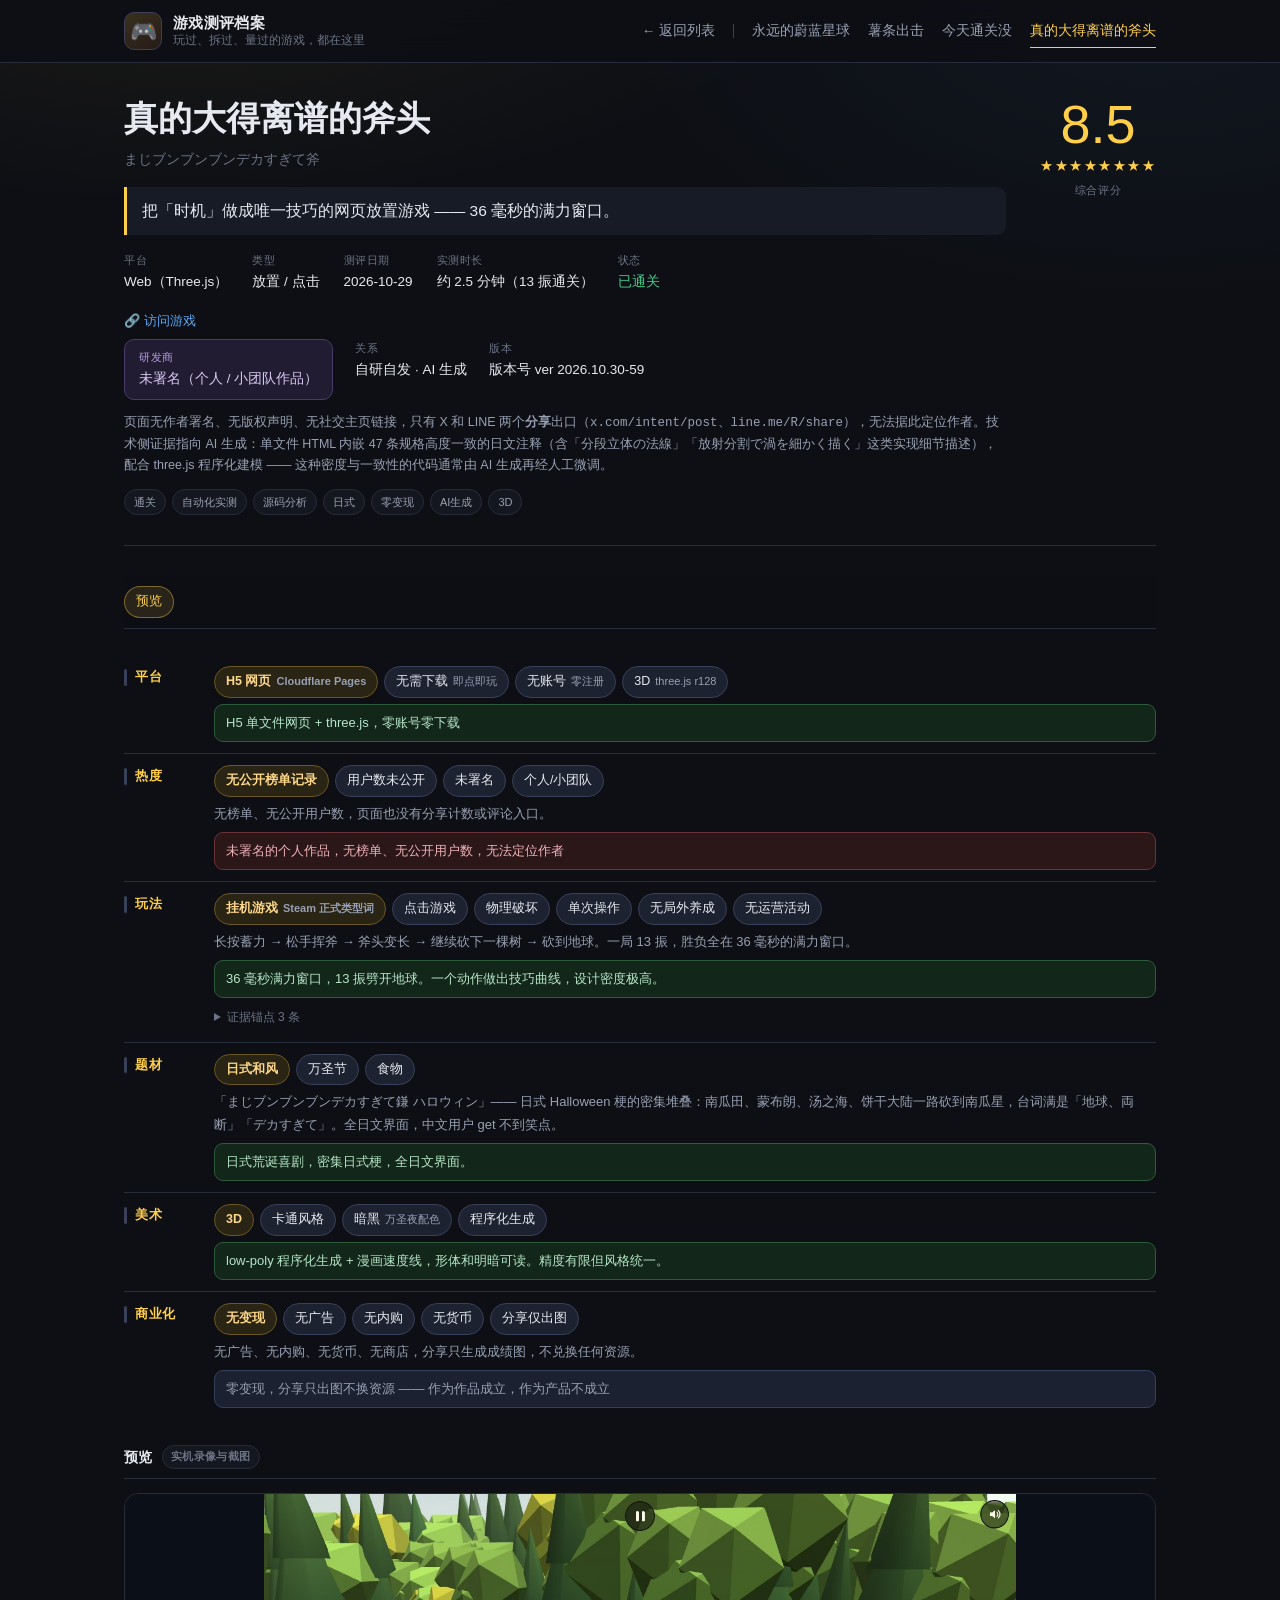
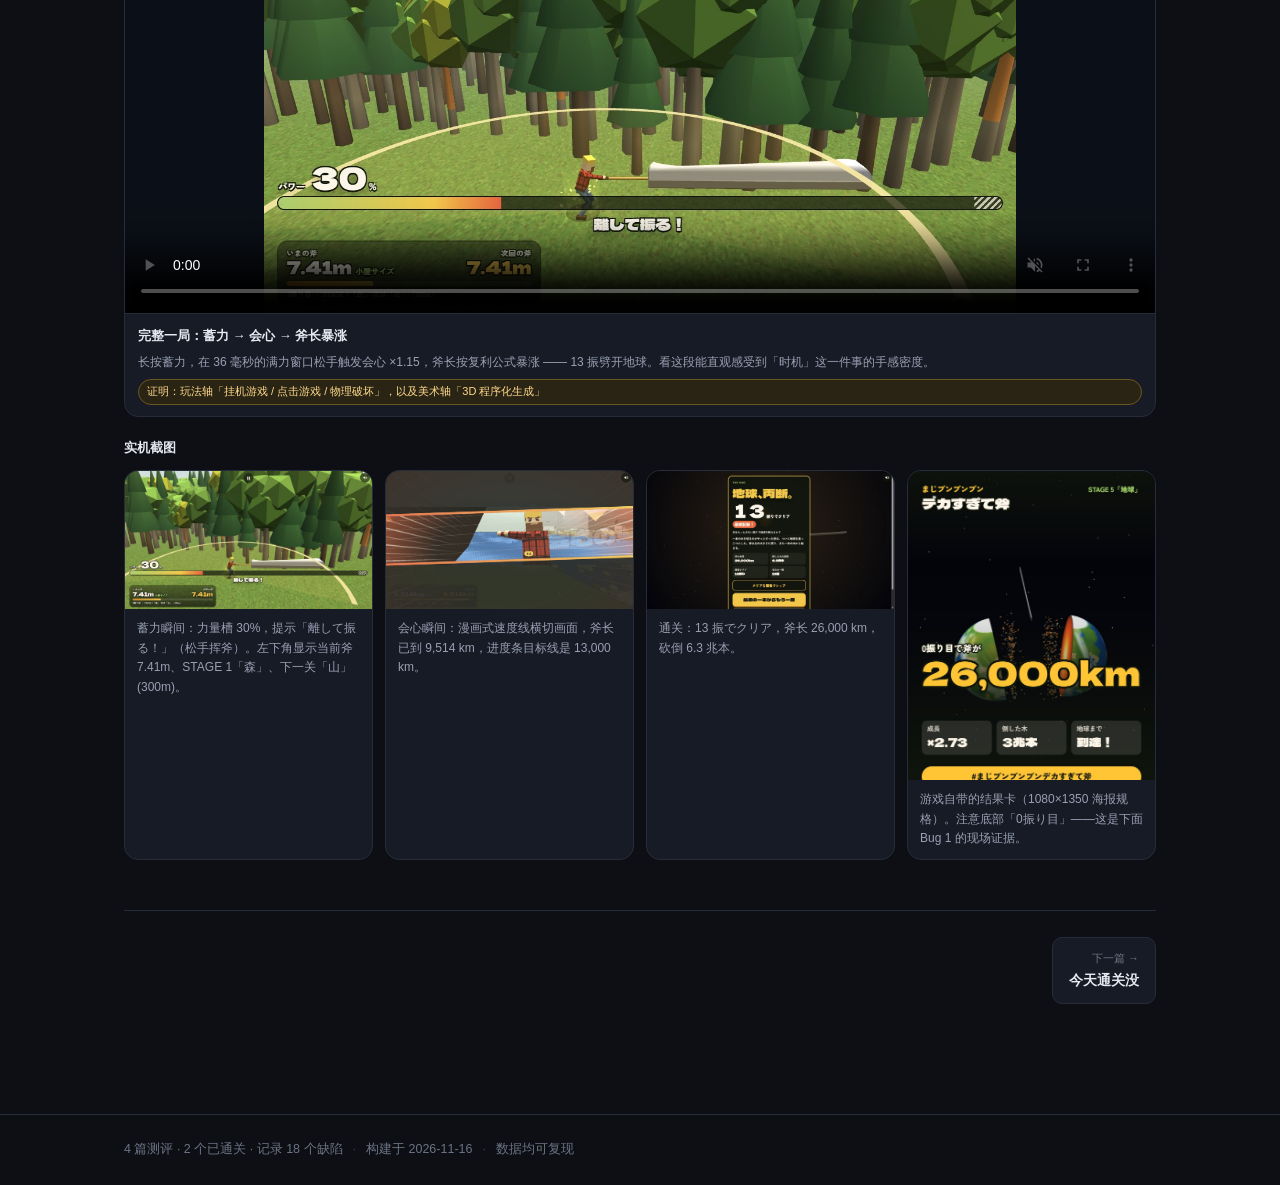
<file: games/dekasugite-ono.html>
<!DOCTYPE html>
<html lang="zh-CN">
<head>
<meta charset="UTF-8">
<meta name="viewport" content="width=device-width, initial-scale=1">
<title>真的大得离谱的斧头 — 游戏测评档案</title>
<meta name="description" content="真的大得离谱的斧头 的游戏测评：8.5/10。放置 / 点击 · Web（Three.js）">
<link rel="stylesheet" href="../assets/style.css">
<link rel="icon" href="data:image/svg+xml,<svg xmlns='http://www.w3.org/2000/svg' viewBox='0 0 100 100'><text y='.9em' font-size='90'>🎮</text></svg>">
</head>
<body>
<header class="site-header">
  <div class="wrap">
    <a class="brand" href="../index.html">
      <span class="brand-mark">🎮</span>
      <span class="brand-text">
        <strong>游戏测评档案</strong>
        <small>玩过、拆过、量过的游戏，都在这里</small>
      </span>
    </a>
    <nav class="site-nav">
      
  <a href="../index.html">← 返回列表</a>
  <span class="nav-sep"></span>
  
  <a href="lanqiu.html" class="nav-game">永远的蔚蓝星球</a>
  
  <a href="frybox.html" class="nav-game">薯条出击</a>
  
  <a href="jinritongguanmei.html" class="nav-game">今天通关没</a>
  
  <a href="dekasugite-ono.html" class="nav-game active">真的大得离谱的斧头</a>
  

    </nav>
  </div>
</header>

<main class="wrap">

<article class="review">

  <div class="rv-head">
    <div class="rv-head-main">
      <h1>真的大得离谱的斧头</h1>
      <p class="rv-jp">まじブンブンブンデカすぎて斧</p>
      
      <p class="rv-oneline">把「时机」做成唯一技巧的网页放置游戏 —— 36 毫秒的满力窗口。</p>
      
      <div class="rv-meta">
        <span class="rm"><i>平台</i>Web（Three.js）</span>
        <span class="rm"><i>类型</i>放置 / 点击</span>
        <span class="rm"><i>测评日期</i>2026-10-29</span>
        <span class="rm"><i>实测时长</i>约 2.5 分钟（13 振通关）</span>
        <span class="rm rm-ok"><i>状态</i>已通关</span>
      </div>
      
      <a class="rv-link" href="https://dekasugite-ono.pages.dev/" target="_blank" rel="noopener">🔗 访问游戏</a>
      
      
      <div class="rv-dev">
        <span class="rm rm-dev"><i>研发商</i>未署名（个人 / 小团队作品）</span>
        <span class="rm"><i>关系</i>自研自发 · AI 生成</span>
        <span class="rm"><i>版本</i>版本号 ver 2026.10.30-59</span>
      </div>
      <p class="rv-devnote">页面无作者署名、无版权声明、无社交主页链接，只有 X 和 LINE 两个<strong>分享</strong>出口（<code>x.com/intent/post</code>、<code>line.me/R/share</code>），无法据此定位作者。技术侧证据指向 AI 生成：单文件 HTML 内嵌 47 条规格高度一致的日文注释（含「分段立体の法線」「放射分割で渦を細かく描く」这类实现细节描述），配合 three.js 程序化建模 —— 这种密度与一致性的代码通常由 AI 生成再经人工微调。</p>
      
      
      <div class="tags"><span class="tag">通关</span><span class="tag">自动化实测</span><span class="tag">源码分析</span><span class="tag">日式</span><span class="tag">零变现</span><span class="tag">AI生成</span><span class="tag">3D</span></div>
      
    </div>
    
    <div class="rv-score">
      <div class="rv-score-num v8">8.5</div>
      <div class="rv-score-stars">★★★★★★★★</div>
      <div class="rv-score-label">综合评分</div>
    </div>
    
  </div>

  
  <div class="review-nav" id="reviewNav">
    <nav class="dimnav" aria-label="维度导航">
      <a href="#sec-preview" data-sec="sec-preview">预览</a>
      
    </nav>
  </div>







  
  
  <section class="panel panel-dossier" id="sec-axes">
    <div class="dossier">
      
      
      
      <div class="ds-row ds-platform">
        <span class="ds-k">平台</span>
        <div class="ds-v">
          
          <div class="ds-tags">
            
            <span class="atag atag-strong">H5 网页<i>Cloudflare Pages</i></span>
            
            <span class="atag">无需下载<i>即点即玩</i></span>
            
            <span class="atag">无账号<i>零注册</i></span>
            
            <span class="atag">3D<i>three.js r128</i></span>
            
          </div>
          
          
          <p class="ds-verdict v-good">H5 单文件网页 + three.js，零账号零下载</p>
          
        </div>
      </div>
      
      
      
      
      <div class="ds-row ds-heat">
        <span class="ds-k">热度</span>
        <div class="ds-v">
          
          <div class="ds-tags">
            
            <span class="atag atag-strong">无公开榜单记录</span>
            
            <span class="atag">用户数未公开</span>
            
            <span class="atag">未署名</span>
            
            <span class="atag">个人/小团队</span>
            
          </div>
          
          <p class="ds-sum">无榜单、无公开用户数，页面也没有分享计数或评论入口。</p>
          <p class="ds-verdict v-bad">未署名的个人作品，无榜单、无公开用户数，无法定位作者</p>
          
        </div>
      </div>
      
      
      
      
      <div class="ds-row ds-gameplay">
        <span class="ds-k">玩法</span>
        <div class="ds-v">
          
          <div class="ds-tags">
            
            <span class="atag atag-strong">挂机游戏<i>Steam 正式类型词</i></span>
            
            <span class="atag">点击游戏</span>
            
            <span class="atag">物理破坏</span>
            
            <span class="atag">单次操作</span>
            
            <span class="atag">无局外养成</span>
            
            <span class="atag">无运营活动</span>
            
          </div>
          
          <p class="ds-sum">长按蓄力 → 松手挥斧 → 斧头变长 → 继续砍下一棵树 → 砍到地球。一局 13 振，胜负全在 36 毫秒的满力窗口。</p>
          <p class="ds-verdict v-good">36 毫秒满力窗口，13 振劈开地球。一个动作做出技巧曲线，设计密度极高。</p>
          
          <details class="ds-ev">
            <summary>证据锚点 3 条</summary>
            <ul><li>【high】分享文案显示「0振り目」，和同屏的「26,000km」直接矛盾 — // earthClear() —— 通关后归零</li><li>【mid】结果页「现在」和「下一把」永远显示同一个值 — $('rNow').textContent  = fmtLen(nowL);</li><li>【low】结果页成长倍率永远显示 ×1.00 — $('rMul').textContent = '×1.00';</li></ul>
          </details>
          
        </div>
      </div>
      
      
      
      
      <div class="ds-row ds-theme">
        <span class="ds-k">题材</span>
        <div class="ds-v">
          
          <div class="ds-tags">
            
            <span class="atag atag-strong">日式和风</span>
            
            <span class="atag">万圣节</span>
            
            <span class="atag">食物</span>
            
          </div>
          
          <p class="ds-sum">「まじブンブンブンデカすぎて鎌 ハロウィン」—— 日式 Halloween 梗的密集堆叠：南瓜田、蒙布朗、汤之海、饼干大陆一路砍到南瓜星，台词满是「地球、両断」「デカすぎて」。全日文界面，中文用户 get 不到笑点。</p>
          <p class="ds-verdict v-good">日式荒诞喜剧，密集日式梗，全日文界面。</p>
          
        </div>
      </div>
      
      
      
      
      <div class="ds-row ds-art">
        <span class="ds-k">美术</span>
        <div class="ds-v">
          
          <div class="ds-tags">
            
            <span class="atag atag-strong">3D</span>
            
            <span class="atag">卡通风格</span>
            
            <span class="atag">暗黑<i>万圣夜配色</i></span>
            
            <span class="atag">程序化生成</span>
            
          </div>
          
          
          <p class="ds-verdict v-good">low-poly 程序化生成 + 漫画速度线，形体和明暗可读。精度有限但风格统一。</p>
          
        </div>
      </div>
      
      
      
      
      <div class="ds-row ds-commerce">
        <span class="ds-k">商业化</span>
        <div class="ds-v">
          
          <div class="ds-tags">
            
            <span class="atag atag-strong">无变现</span>
            
            <span class="atag">无广告</span>
            
            <span class="atag">无内购</span>
            
            <span class="atag">无货币</span>
            
            <span class="atag">分享仅出图</span>
            
          </div>
          
          <p class="ds-sum">无广告、无内购、无货币、无商店，分享只生成成绩图，不兑换任何资源。</p>
          <p class="ds-verdict v-na">零变现，分享只出图不换资源 —— 作为作品成立，作为产品不成立</p>
          
        </div>
      </div>
      
      
    </div>
  </section>
  

  
  
  <section class="panel" id="sec-preview">
    <h3>预览 <span class="cnt">实机录像与截图</span></h3>

    
    <div class="pv-videos">
      
      <figure class="pv-video">
        <video src="../assets/dekasugite-ono/05-play.mp4" poster="../assets/dekasugite-ono/01-charging.jpg" controls muted loop playsinline preload="metadata"></video>
        <figcaption>
          <strong>完整一局：蓄力 → 会心 → 斧长暴涨</strong>
          <span>长按蓄力，在 36 毫秒的满力窗口松手触发会心 ×1.15，斧长按复利公式暴涨 —— 13 振劈开地球。看这段能直观感受到「时机」这一件事的手感密度。</span>
          <em>证明：玩法轴「挂机游戏 / 点击游戏 / 物理破坏」，以及美术轴「3D 程序化生成」</em>
        </figcaption>
      </figure>
      
    </div>
    

    
    <div class="pv-shots">
      <h4 class="pv-shots-h">实机截图</h4>
      <div class="pv-gallery">
        
        <figure class="pv-shot">
          <img src="../assets/dekasugite-ono/01-charging.jpg" alt="蓄力瞬间：力量槽 30%，提示「離して振る！」（松手挥斧）。左下角显示当前斧 7.41m、STAGE 1「森」、下一关「山」(300m)。" onclick="zoom(this.src, this.alt)">
          <figcaption><span>蓄力瞬间：力量槽 30%，提示「離して振る！」（松手挥斧）。左下角显示当前斧 7.41m、STAGE 1「森」、下一关「山」(300m)。</span></figcaption>
        </figure>
        
        <figure class="pv-shot">
          <img src="../assets/dekasugite-ono/03-perfect-hit.jpg" alt="会心瞬间：漫画式速度线横切画面，斧长已到 9,514 km，进度条目标线是 13,000 km。" onclick="zoom(this.src, this.alt)">
          <figcaption><span>会心瞬间：漫画式速度线横切画面，斧长已到 9,514 km，进度条目标线是 13,000 km。</span></figcaption>
        </figure>
        
        <figure class="pv-shot">
          <img src="../assets/dekasugite-ono/02-clear.jpg" alt="通关：13 振でクリア，斧长 26,000 km，砍倒 6.3 兆本。" onclick="zoom(this.src, this.alt)">
          <figcaption><span>通关：13 振でクリア，斧长 26,000 km，砍倒 6.3 兆本。</span></figcaption>
        </figure>
        
        <figure class="pv-shot">
          <img src="../assets/dekasugite-ono/04-share-card.jpg" alt="游戏自带的结果卡（1080×1350 海报规格）。注意底部「0振り目」——这是下面 Bug 1 的现场证据。" onclick="zoom(this.src, this.alt)">
          <figcaption><span>游戏自带的结果卡（1080×1350 海报规格）。注意底部「0振り目」——这是下面 Bug 1 的现场证据。</span></figcaption>
        </figure>
        
      </div>
    </div>
    

    
  </section>
  

  
  

  <nav class="rv-nav">
    <span></span>
    
    <a class="rv-nav-item right" href="jinritongguanmei.html">
      <small>下一篇 →</small><strong>今天通关没</strong>
    </a>
    
  </nav>
</article>

<div class="lightbox" id="lb" onclick="this.classList.remove('on')">
  <img id="lb-img" alt="">
</div>

</main>

<footer class="site-footer">
  <div class="wrap">
    <span>4 篇测评 · 2 个已通关 · 记录 18 个缺陷</span>
    <span class="sep">·</span>
    <span>构建于 2026-11-16</span>
    <span class="sep">·</span>
    <span>数据均可复现</span>
  </div>
</footer>

<script>
function zoom(src) {
  document.getElementById('lb-img').src = src;
  document.getElementById('lb').classList.add('on');
}
document.addEventListener('keydown', function (e) {
  if (e.key === 'Escape') document.getElementById('lb').classList.remove('on');
});

/* ---- 吸顶导航高度测量 ----
   导航条高度随视口宽度变化（窄屏换行/横向滚动），
   固定一个 scroll-margin 会让标题被吸顶条盖住 -> 实测高度写进 --nav-h。
   注意：要算的是「吸顶后」的位置 = 页头高 + 导航条高，
   不能直接用 getBoundingClientRect().top（页面初始时它还在文档流里，值很大）。 */
function updateNavHeight() {
  var nav = document.getElementById('reviewNav');
  var header = document.querySelector('.site-header');
  if (!nav) return;
  var headerH = header ? header.getBoundingClientRect().height : 62;
  var navH = nav.getBoundingClientRect().height;
  document.documentElement.style.setProperty('--nav-h', Math.round(headerH + navH) + 'px');
}
updateNavHeight();
window.addEventListener('resize', updateNavHeight);
window.addEventListener('load', updateNavHeight);

/* ---- 维度导航：点哪跳哪 ---- */
var pendingSec = null;      /* 点击后锁定的目标，防止平滑滚动途中高亮乱跳 */

document.querySelectorAll('.dimnav a').forEach(function (a) {
  a.addEventListener('click', function (e) {
    var sec = a.getAttribute('data-sec');
    var target = document.getElementById(sec);
    if (!target) return;                       /* 没有这一节 -> 交给浏览器默认行为 */
    e.preventDefault();
    pendingSec = sec;
    setActive(sec);
    /* 头部 + 吸顶导航会挡住目标，用 scroll-margin 由 CSS 处理，这里只需滚动。
       距离太远时（比如跳到文末差一万多像素）平滑滚动要一两秒，
       期间高亮会停在中间那一节 —— 超过两屏就直接跳。 */
    var dist = Math.abs(target.getBoundingClientRect().top -
                         (window.innerHeight * 0.35));
    /* 注意：behavior 必须用 'instant'，不能用 'auto' ——
       'auto' 表示「沿用 CSS 的 scroll-behavior」，
       而全局设了 html { scroll-behavior: smooth }，还是会慢慢滚。 */
    target.scrollIntoView({
      behavior: dist > window.innerHeight * 2 ? 'instant' : 'smooth',
      block: 'start'
    });
    history.replaceState(null, '', '#' + sec);
  });
});

/* ---- 滚动时高亮当前所在维度 ---- */
function setActive(sec) {
  document.querySelectorAll('.dimnav a').forEach(function (a) {
    a.classList.toggle('active', a.getAttribute('data-sec') === sec);
  });
}

var sections = Array.prototype.slice.call(document.querySelectorAll('[id^="sec-"]'));
function onScroll() {
  var nav = document.getElementById('reviewNav');
  var base = (nav ? nav.getBoundingClientRect().bottom : 80) + 24;

  /* 点击跳转后的锁定目标：滚动动画期间高亮就跟着点中的那一节走，
     避免中途闪回别的节。到位后保持；用户手动滚动则解除锁定。 */
  if (pendingSec) {
    var p = document.getElementById(pendingSec);
    if (p) {
      setActive(pendingSec);
      return;
    }
  }

  var cur = null;
  sections.forEach(function (s) {
    if (s.getBoundingClientRect().top <= base) cur = s.id;
  });
  /* 滚到页面底部时，最后一节可能还没越过基准线 -> 直接高亮它 */
  var atBottom = (window.innerHeight + window.scrollY) >=
                 (document.documentElement.scrollHeight - 4);
  if (atBottom) {
    for (var i = sections.length - 1; i >= 0; i--) {
      { cur = sections[i].id; break; }
    }
  }
  if (cur) setActive(cur);
}
var ticking = false;
window.addEventListener('scroll', function () {
  if (!ticking) {
    ticking = true;
    window.requestAnimationFrame(function () { onScroll(); ticking = false; });
  }
}, { passive: true });

/* 用户自己滚动（滚轮/触摸/方向键）-> 解除点击锁定，
   让滚动高亮重新接管。 */
['wheel', 'touchstart', 'keydown'].forEach(function (evt) {
  window.addEventListener(evt, function (ev) {
    if (evt === 'keydown') {
      var k = ev.key;
      if (!['ArrowUp', 'ArrowDown', 'PageUp', 'PageDown', 'Home', 'End', ' '].includes(k)) return;
    }
    pendingSec = null;
  }, { passive: true });
});

/* ---- 预览区：系统截图组 tab 切换 ---- */
document.querySelectorAll('.pv-shot-tabs').forEach(function (bar) {
  var tabs = bar.querySelectorAll('.pv-tab');
  tabs.forEach(function (btn) {
    btn.addEventListener('click', function () {
      var idx = btn.getAttribute('data-pvtab');
      tabs.forEach(function (b) { b.classList.remove('active'); });
      btn.classList.add('active');
      var wrap = bar.parentElement;
      wrap.querySelectorAll('.pv-shot-group').forEach(function (g) {
        g.classList.toggle('hide', g.getAttribute('data-pvpanel') !== idx);
      });
    });
  });
});

/* 初始：按 URL hash 定位 */
if (location.hash) {
  var t0 = document.getElementById(location.hash.slice(1));
  if (t0) { setTimeout(function () { t0.scrollIntoView({ block: 'start' }); setActive(t0.id); }, 60); }
}
onScroll();
</script>

</body>
</html>
</file>
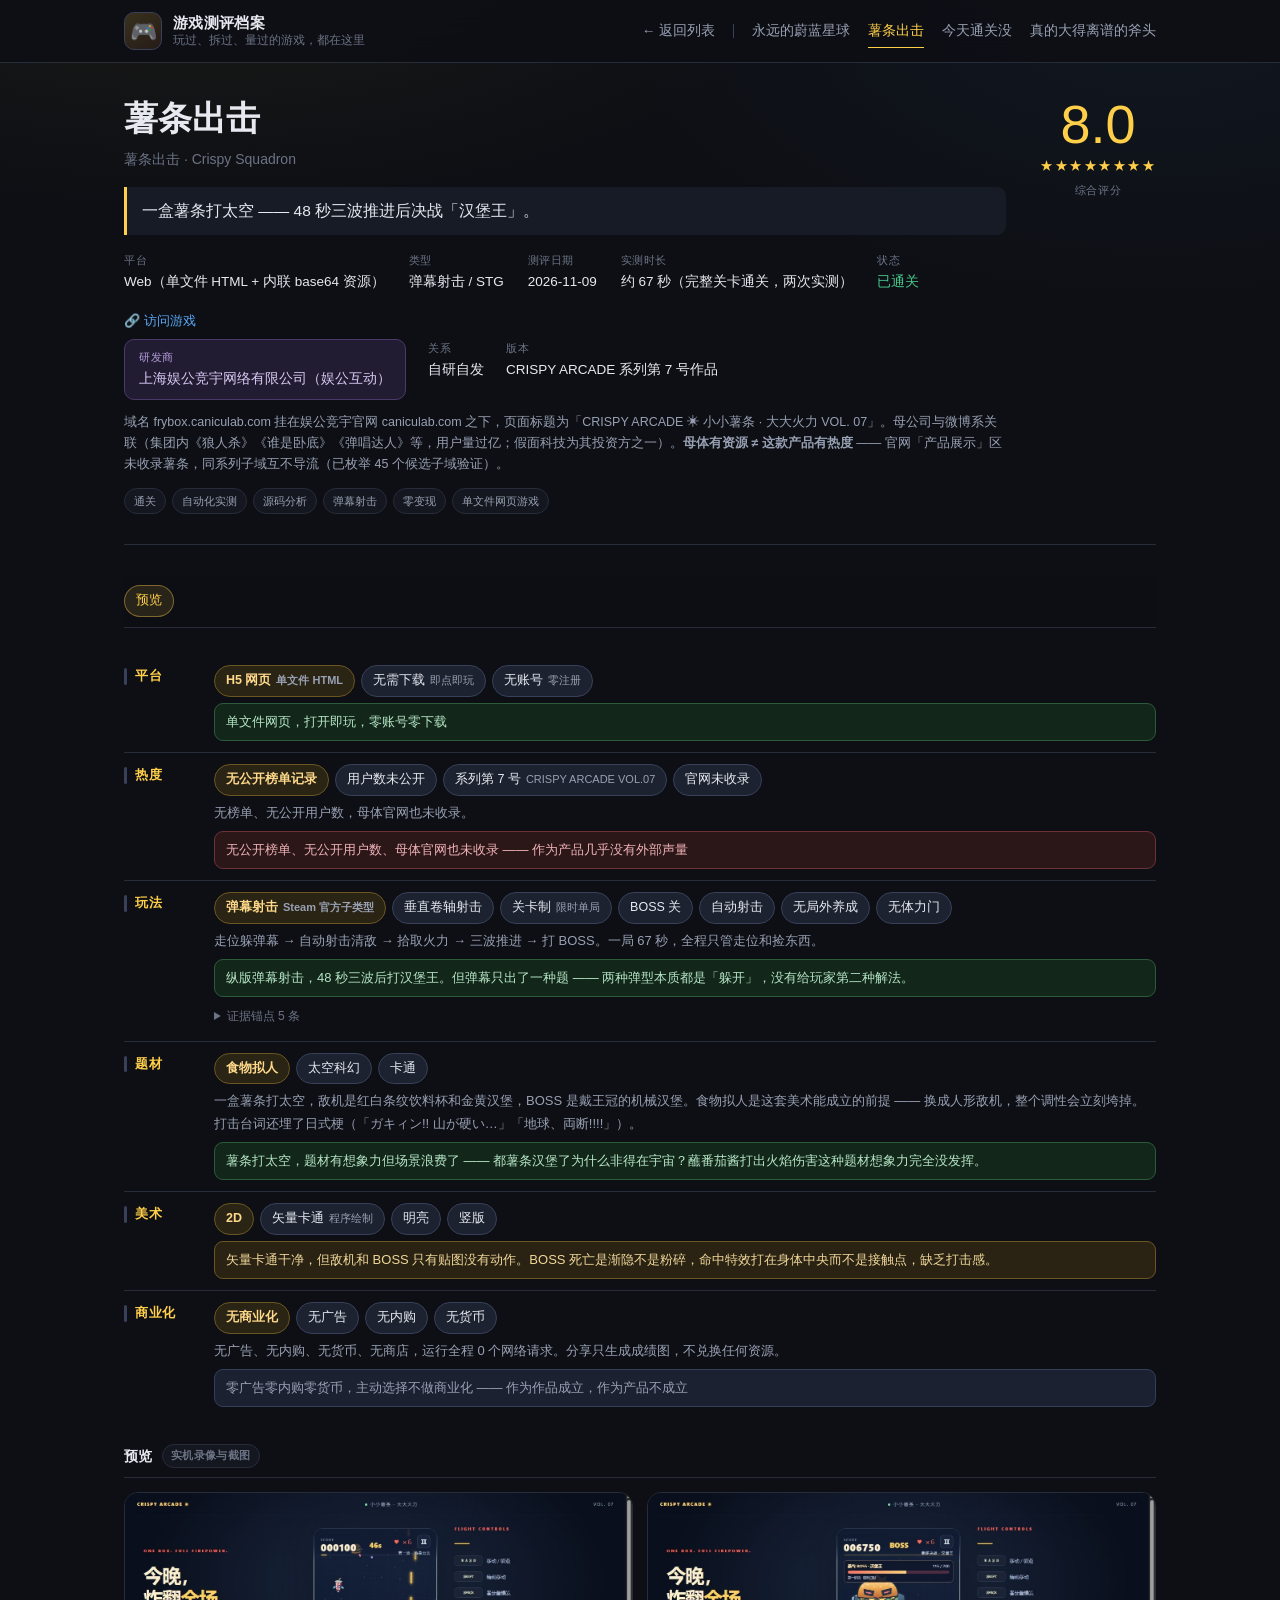
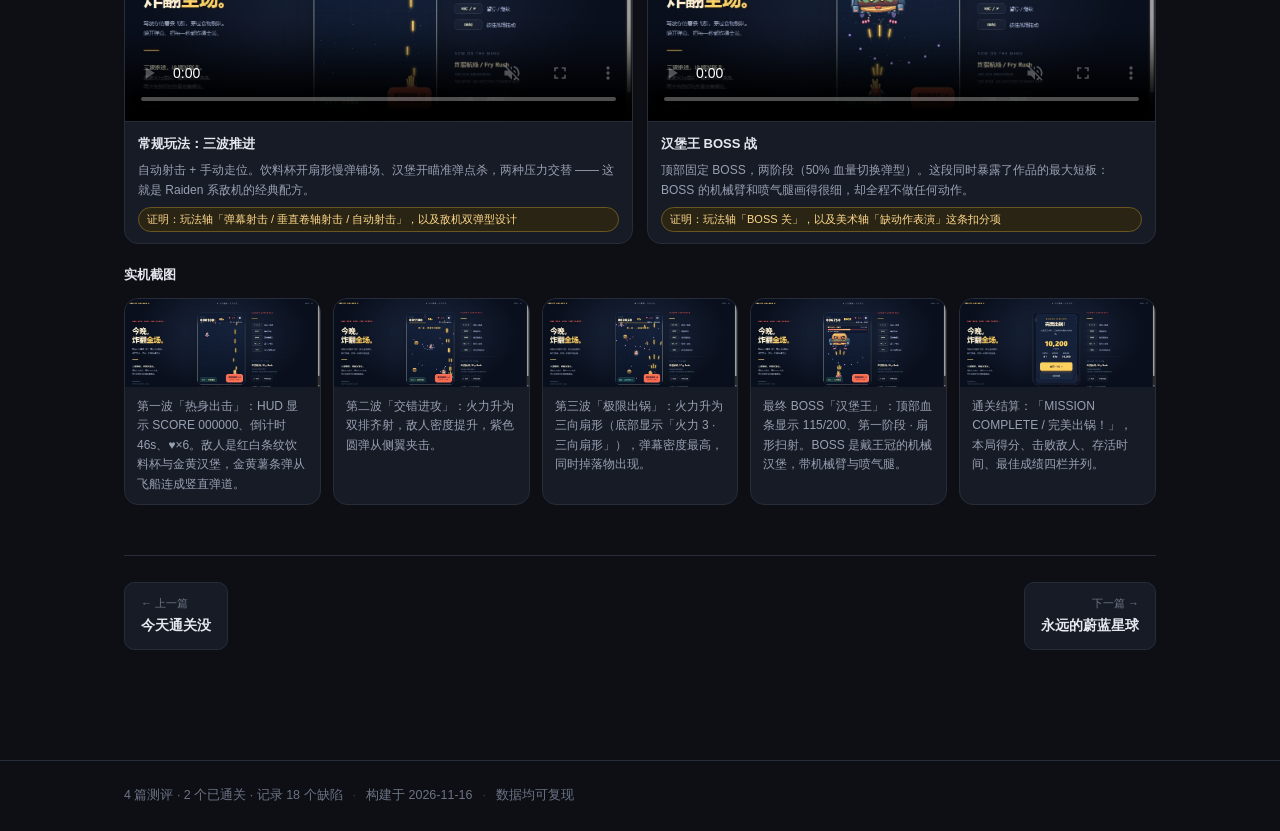
<file: games/frybox.html>
<!DOCTYPE html>
<html lang="zh-CN">
<head>
<meta charset="UTF-8">
<meta name="viewport" content="width=device-width, initial-scale=1">
<title>薯条出击 — 游戏测评档案</title>
<meta name="description" content="薯条出击 的游戏测评：8.0/10。弹幕射击 / STG · Web（单文件 HTML + 内联 base64 资源）">
<link rel="stylesheet" href="../assets/style.css">
<link rel="icon" href="data:image/svg+xml,<svg xmlns='http://www.w3.org/2000/svg' viewBox='0 0 100 100'><text y='.9em' font-size='90'>🎮</text></svg>">
</head>
<body>
<header class="site-header">
  <div class="wrap">
    <a class="brand" href="../index.html">
      <span class="brand-mark">🎮</span>
      <span class="brand-text">
        <strong>游戏测评档案</strong>
        <small>玩过、拆过、量过的游戏，都在这里</small>
      </span>
    </a>
    <nav class="site-nav">
      
  <a href="../index.html">← 返回列表</a>
  <span class="nav-sep"></span>
  
  <a href="lanqiu.html" class="nav-game">永远的蔚蓝星球</a>
  
  <a href="frybox.html" class="nav-game active">薯条出击</a>
  
  <a href="jinritongguanmei.html" class="nav-game">今天通关没</a>
  
  <a href="dekasugite-ono.html" class="nav-game">真的大得离谱的斧头</a>
  

    </nav>
  </div>
</header>

<main class="wrap">

<article class="review">

  <div class="rv-head">
    <div class="rv-head-main">
      <h1>薯条出击</h1>
      <p class="rv-jp">薯条出击 · Crispy Squadron</p>
      
      <p class="rv-oneline">一盒薯条打太空 —— 48 秒三波推进后决战「汉堡王」。</p>
      
      <div class="rv-meta">
        <span class="rm"><i>平台</i>Web（单文件 HTML + 内联 base64 资源）</span>
        <span class="rm"><i>类型</i>弹幕射击 / STG</span>
        <span class="rm"><i>测评日期</i>2026-11-09</span>
        <span class="rm"><i>实测时长</i>约 67 秒（完整关卡通关，两次实测）</span>
        <span class="rm rm-ok"><i>状态</i>已通关</span>
      </div>
      
      <a class="rv-link" href="https://frybox.caniculab.com/" target="_blank" rel="noopener">🔗 访问游戏</a>
      
      
      <div class="rv-dev">
        <span class="rm rm-dev"><i>研发商</i>上海娱公竞宇网络有限公司（娱公互动）</span>
        <span class="rm"><i>关系</i>自研自发</span>
        <span class="rm"><i>版本</i>CRISPY ARCADE 系列第 7 号作品</span>
      </div>
      <p class="rv-devnote">域名 frybox.caniculab.com 挂在娱公竞宇官网 caniculab.com 之下，页面标题为「CRISPY ARCADE ✳ 小小薯条 · 大大火力 VOL. 07」。母公司与微博系关联（集团内《狼人杀》《谁是卧底》《弹唱达人》等，用户量过亿；假面科技为其投资方之一）。<strong>母体有资源 ≠ 这款产品有热度</strong> —— 官网「产品展示」区未收录薯条，同系列子域互不导流（已枚举 45 个候选子域验证）。</p>
      
      
      <div class="tags"><span class="tag">通关</span><span class="tag">自动化实测</span><span class="tag">源码分析</span><span class="tag">弹幕射击</span><span class="tag">零变现</span><span class="tag">单文件网页游戏</span></div>
      
    </div>
    
    <div class="rv-score">
      <div class="rv-score-num v8">8.0</div>
      <div class="rv-score-stars">★★★★★★★★</div>
      <div class="rv-score-label">综合评分</div>
    </div>
    
  </div>

  
  <div class="review-nav" id="reviewNav">
    <nav class="dimnav" aria-label="维度导航">
      <a href="#sec-preview" data-sec="sec-preview">预览</a>
      
    </nav>
  </div>







  
  
  <section class="panel panel-dossier" id="sec-axes">
    <div class="dossier">
      
      
      
      <div class="ds-row ds-platform">
        <span class="ds-k">平台</span>
        <div class="ds-v">
          
          <div class="ds-tags">
            
            <span class="atag atag-strong">H5 网页<i>单文件 HTML</i></span>
            
            <span class="atag">无需下载<i>即点即玩</i></span>
            
            <span class="atag">无账号<i>零注册</i></span>
            
          </div>
          
          
          <p class="ds-verdict v-good">单文件网页，打开即玩，零账号零下载</p>
          
        </div>
      </div>
      
      
      
      
      <div class="ds-row ds-heat">
        <span class="ds-k">热度</span>
        <div class="ds-v">
          
          <div class="ds-tags">
            
            <span class="atag atag-strong">无公开榜单记录</span>
            
            <span class="atag">用户数未公开</span>
            
            <span class="atag">系列第 7 号<i>CRISPY ARCADE VOL.07</i></span>
            
            <span class="atag">官网未收录</span>
            
          </div>
          
          <p class="ds-sum">无榜单、无公开用户数，母体官网也未收录。</p>
          <p class="ds-verdict v-bad">无公开榜单、无公开用户数、母体官网也未收录 —— 作为产品几乎没有外部声量</p>
          
        </div>
      </div>
      
      
      
      
      <div class="ds-row ds-gameplay">
        <span class="ds-k">玩法</span>
        <div class="ds-v">
          
          <div class="ds-tags">
            
            <span class="atag atag-strong">弹幕射击<i>Steam 官方子类型</i></span>
            
            <span class="atag">垂直卷轴射击</span>
            
            <span class="atag">关卡制<i>限时单局</i></span>
            
            <span class="atag">BOSS 关</span>
            
            <span class="atag">自动射击</span>
            
            <span class="atag">无局外养成</span>
            
            <span class="atag">无体力门</span>
            
          </div>
          
          <p class="ds-sum">走位躲弹幕 → 自动射击清敌 → 拾取火力 → 三波推进 → 打 BOSS。一局 67 秒，全程只管走位和捡东西。</p>
          <p class="ds-verdict v-good">纵版弹幕射击，48 秒三波后打汉堡王。但弹幕只出了一种题 —— 两种弹型本质都是「躲开」，没有给玩家第二种解法。</p>
          
          <details class="ds-ev">
            <summary>证据锚点 5 条</summary>
            <ul><li>【high】连击系统是死代码：combo 写了但没接到分数上，连击槽这个弹幕射击的招牌机制白做了 — 源码 kill() —— 连击被维护：</li><li>【mid】Boss 练习模式没有专属结算，通关提示和完整关卡一样，玩家分不清自己打的是哪条线 — 源码 finish() 只有一处结果分支：</li><li>【mid】Boss 练习进度条恒 100%，因为 elapsed 从 48 起算，公式分母也是 48 — 源码 reset():</li><li>【low】HUD 分数补零、结算页千分位，同一个数字两种写法 — 源码 hud():</li><li>【low】Boss 练习不产出任何东西：没有专属分数、没有解锁、没有记录 — 源码 reset('boss') 后，持久化相关的逻辑只有 finish() 里的这一行：</li></ul>
          </details>
          
        </div>
      </div>
      
      
      
      
      <div class="ds-row ds-theme">
        <span class="ds-k">题材</span>
        <div class="ds-v">
          
          <div class="ds-tags">
            
            <span class="atag atag-strong">食物拟人</span>
            
            <span class="atag">太空科幻</span>
            
            <span class="atag">卡通</span>
            
          </div>
          
          <p class="ds-sum">一盒薯条打太空，敌机是红白条纹饮料杯和金黄汉堡，BOSS 是戴王冠的机械汉堡。食物拟人是这套美术能成立的前提 —— 换成人形敌机，整个调性会立刻垮掉。打击台词还埋了日式梗（「ガキィン!! 山が硬い…」「地球、両断!!!!」）。</p>
          <p class="ds-verdict v-good">薯条打太空，题材有想象力但场景浪费了 —— 都薯条汉堡了为什么非得在宇宙？蘸番茄酱打出火焰伤害这种题材想象力完全没发挥。</p>
          
        </div>
      </div>
      
      
      
      
      <div class="ds-row ds-art">
        <span class="ds-k">美术</span>
        <div class="ds-v">
          
          <div class="ds-tags">
            
            <span class="atag atag-strong">2D</span>
            
            <span class="atag">矢量卡通<i>程序绘制</i></span>
            
            <span class="atag">明亮</span>
            
            <span class="atag">竖版</span>
            
          </div>
          
          
          <p class="ds-verdict v-mid">矢量卡通干净，但敌机和 BOSS 只有贴图没有动作。BOSS 死亡是渐隐不是粉碎，命中特效打在身体中央而不是接触点，缺乏打击感。</p>
          
        </div>
      </div>
      
      
      
      
      <div class="ds-row ds-commerce">
        <span class="ds-k">商业化</span>
        <div class="ds-v">
          
          <div class="ds-tags">
            
            <span class="atag atag-strong">无商业化</span>
            
            <span class="atag">无广告</span>
            
            <span class="atag">无内购</span>
            
            <span class="atag">无货币</span>
            
          </div>
          
          <p class="ds-sum">无广告、无内购、无货币、无商店，运行全程 0 个网络请求。分享只生成成绩图，不兑换任何资源。</p>
          <p class="ds-verdict v-na">零广告零内购零货币，主动选择不做商业化 —— 作为作品成立，作为产品不成立</p>
          
        </div>
      </div>
      
      
    </div>
  </section>
  

  
  
  <section class="panel" id="sec-preview">
    <h3>预览 <span class="cnt">实机录像与截图</span></h3>

    
    <div class="pv-videos">
      
      <figure class="pv-video">
        <video src="../assets/frybox/01-wave.mp4" poster="../assets/frybox/01-wave1.jpg" controls muted loop playsinline preload="metadata"></video>
        <figcaption>
          <strong>常规玩法：三波推进</strong>
          <span>自动射击 + 手动走位。饮料杯开扇形慢弹铺场、汉堡开瞄准弹点杀，两种压力交替 —— 这就是 Raiden 系敌机的经典配方。</span>
          <em>证明：玩法轴「弹幕射击 / 垂直卷轴射击 / 自动射击」，以及敌机双弹型设计</em>
        </figcaption>
      </figure>
      
      <figure class="pv-video">
        <video src="../assets/frybox/02-boss.mp4" poster="../assets/frybox/04-boss.jpg" controls muted loop playsinline preload="metadata"></video>
        <figcaption>
          <strong>汉堡王 BOSS 战</strong>
          <span>顶部固定 BOSS，两阶段（50% 血量切换弹型）。这段同时暴露了作品的最大短板：BOSS 的机械臂和喷气腿画得很细，却全程不做任何动作。</span>
          <em>证明：玩法轴「BOSS 关」，以及美术轴「缺动作表演」这条扣分项</em>
        </figcaption>
      </figure>
      
    </div>
    

    
    <div class="pv-shots">
      <h4 class="pv-shots-h">实机截图</h4>
      <div class="pv-gallery">
        
        <figure class="pv-shot">
          <img src="../assets/frybox/01-wave1.jpg" alt="第一波「热身出击」：HUD 显示 SCORE 000000、倒计时 46s、♥×6。敌人是红白条纹饮料杯与金黄汉堡，金黄薯条弹从飞船连成竖直弹道。" onclick="zoom(this.src, this.alt)">
          <figcaption><span>第一波「热身出击」：HUD 显示 SCORE 000000、倒计时 46s、♥×6。敌人是红白条纹饮料杯与金黄汉堡，金黄薯条弹从飞船连成竖直弹道。</span></figcaption>
        </figure>
        
        <figure class="pv-shot">
          <img src="../assets/frybox/02-wave2.jpg" alt="第二波「交错进攻」：火力升为双排齐射，敌人密度提升，紫色圆弹从侧翼夹击。" onclick="zoom(this.src, this.alt)">
          <figcaption><span>第二波「交错进攻」：火力升为双排齐射，敌人密度提升，紫色圆弹从侧翼夹击。</span></figcaption>
        </figure>
        
        <figure class="pv-shot">
          <img src="../assets/frybox/03-wave3.jpg" alt="第三波「极限出锅」：火力升为三向扇形（底部显示「火力 3 · 三向扇形」），弹幕密度最高，同时掉落物出现。" onclick="zoom(this.src, this.alt)">
          <figcaption><span>第三波「极限出锅」：火力升为三向扇形（底部显示「火力 3 · 三向扇形」），弹幕密度最高，同时掉落物出现。</span></figcaption>
        </figure>
        
        <figure class="pv-shot">
          <img src="../assets/frybox/04-boss.jpg" alt="最终 BOSS「汉堡王」：顶部血条显示 115/200、第一阶段 · 扇形扫射。BOSS 是戴王冠的机械汉堡，带机械臂与喷气腿。" onclick="zoom(this.src, this.alt)">
          <figcaption><span>最终 BOSS「汉堡王」：顶部血条显示 115/200、第一阶段 · 扇形扫射。BOSS 是戴王冠的机械汉堡，带机械臂与喷气腿。</span></figcaption>
        </figure>
        
        <figure class="pv-shot">
          <img src="../assets/frybox/05-result.jpg" alt="通关结算：「MISSION COMPLETE / 完美出锅！」，本局得分、击败敌人、存活时间、最佳成绩四栏并列。" onclick="zoom(this.src, this.alt)">
          <figcaption><span>通关结算：「MISSION COMPLETE / 完美出锅！」，本局得分、击败敌人、存活时间、最佳成绩四栏并列。</span></figcaption>
        </figure>
        
      </div>
    </div>
    

    
  </section>
  

  
  

  <nav class="rv-nav">
    
    <a class="rv-nav-item" href="jinritongguanmei.html">
      <small>← 上一篇</small><strong>今天通关没</strong>
    </a>
    
    
    <a class="rv-nav-item right" href="lanqiu.html">
      <small>下一篇 →</small><strong>永远的蔚蓝星球</strong>
    </a>
    
  </nav>
</article>

<div class="lightbox" id="lb" onclick="this.classList.remove('on')">
  <img id="lb-img" alt="">
</div>

</main>

<footer class="site-footer">
  <div class="wrap">
    <span>4 篇测评 · 2 个已通关 · 记录 18 个缺陷</span>
    <span class="sep">·</span>
    <span>构建于 2026-11-16</span>
    <span class="sep">·</span>
    <span>数据均可复现</span>
  </div>
</footer>

<script>
function zoom(src) {
  document.getElementById('lb-img').src = src;
  document.getElementById('lb').classList.add('on');
}
document.addEventListener('keydown', function (e) {
  if (e.key === 'Escape') document.getElementById('lb').classList.remove('on');
});

/* ---- 吸顶导航高度测量 ----
   导航条高度随视口宽度变化（窄屏换行/横向滚动），
   固定一个 scroll-margin 会让标题被吸顶条盖住 -> 实测高度写进 --nav-h。
   注意：要算的是「吸顶后」的位置 = 页头高 + 导航条高，
   不能直接用 getBoundingClientRect().top（页面初始时它还在文档流里，值很大）。 */
function updateNavHeight() {
  var nav = document.getElementById('reviewNav');
  var header = document.querySelector('.site-header');
  if (!nav) return;
  var headerH = header ? header.getBoundingClientRect().height : 62;
  var navH = nav.getBoundingClientRect().height;
  document.documentElement.style.setProperty('--nav-h', Math.round(headerH + navH) + 'px');
}
updateNavHeight();
window.addEventListener('resize', updateNavHeight);
window.addEventListener('load', updateNavHeight);

/* ---- 维度导航：点哪跳哪 ---- */
var pendingSec = null;      /* 点击后锁定的目标，防止平滑滚动途中高亮乱跳 */

document.querySelectorAll('.dimnav a').forEach(function (a) {
  a.addEventListener('click', function (e) {
    var sec = a.getAttribute('data-sec');
    var target = document.getElementById(sec);
    if (!target) return;                       /* 没有这一节 -> 交给浏览器默认行为 */
    e.preventDefault();
    pendingSec = sec;
    setActive(sec);
    /* 头部 + 吸顶导航会挡住目标，用 scroll-margin 由 CSS 处理，这里只需滚动。
       距离太远时（比如跳到文末差一万多像素）平滑滚动要一两秒，
       期间高亮会停在中间那一节 —— 超过两屏就直接跳。 */
    var dist = Math.abs(target.getBoundingClientRect().top -
                         (window.innerHeight * 0.35));
    /* 注意：behavior 必须用 'instant'，不能用 'auto' ——
       'auto' 表示「沿用 CSS 的 scroll-behavior」，
       而全局设了 html { scroll-behavior: smooth }，还是会慢慢滚。 */
    target.scrollIntoView({
      behavior: dist > window.innerHeight * 2 ? 'instant' : 'smooth',
      block: 'start'
    });
    history.replaceState(null, '', '#' + sec);
  });
});

/* ---- 滚动时高亮当前所在维度 ---- */
function setActive(sec) {
  document.querySelectorAll('.dimnav a').forEach(function (a) {
    a.classList.toggle('active', a.getAttribute('data-sec') === sec);
  });
}

var sections = Array.prototype.slice.call(document.querySelectorAll('[id^="sec-"]'));
function onScroll() {
  var nav = document.getElementById('reviewNav');
  var base = (nav ? nav.getBoundingClientRect().bottom : 80) + 24;

  /* 点击跳转后的锁定目标：滚动动画期间高亮就跟着点中的那一节走，
     避免中途闪回别的节。到位后保持；用户手动滚动则解除锁定。 */
  if (pendingSec) {
    var p = document.getElementById(pendingSec);
    if (p) {
      setActive(pendingSec);
      return;
    }
  }

  var cur = null;
  sections.forEach(function (s) {
    if (s.getBoundingClientRect().top <= base) cur = s.id;
  });
  /* 滚到页面底部时，最后一节可能还没越过基准线 -> 直接高亮它 */
  var atBottom = (window.innerHeight + window.scrollY) >=
                 (document.documentElement.scrollHeight - 4);
  if (atBottom) {
    for (var i = sections.length - 1; i >= 0; i--) {
      { cur = sections[i].id; break; }
    }
  }
  if (cur) setActive(cur);
}
var ticking = false;
window.addEventListener('scroll', function () {
  if (!ticking) {
    ticking = true;
    window.requestAnimationFrame(function () { onScroll(); ticking = false; });
  }
}, { passive: true });

/* 用户自己滚动（滚轮/触摸/方向键）-> 解除点击锁定，
   让滚动高亮重新接管。 */
['wheel', 'touchstart', 'keydown'].forEach(function (evt) {
  window.addEventListener(evt, function (ev) {
    if (evt === 'keydown') {
      var k = ev.key;
      if (!['ArrowUp', 'ArrowDown', 'PageUp', 'PageDown', 'Home', 'End', ' '].includes(k)) return;
    }
    pendingSec = null;
  }, { passive: true });
});

/* ---- 预览区：系统截图组 tab 切换 ---- */
document.querySelectorAll('.pv-shot-tabs').forEach(function (bar) {
  var tabs = bar.querySelectorAll('.pv-tab');
  tabs.forEach(function (btn) {
    btn.addEventListener('click', function () {
      var idx = btn.getAttribute('data-pvtab');
      tabs.forEach(function (b) { b.classList.remove('active'); });
      btn.classList.add('active');
      var wrap = bar.parentElement;
      wrap.querySelectorAll('.pv-shot-group').forEach(function (g) {
        g.classList.toggle('hide', g.getAttribute('data-pvpanel') !== idx);
      });
    });
  });
});

/* 初始：按 URL hash 定位 */
if (location.hash) {
  var t0 = document.getElementById(location.hash.slice(1));
  if (t0) { setTimeout(function () { t0.scrollIntoView({ block: 'start' }); setActive(t0.id); }, 60); }
}
onScroll();
</script>

</body>
</html>
</file>
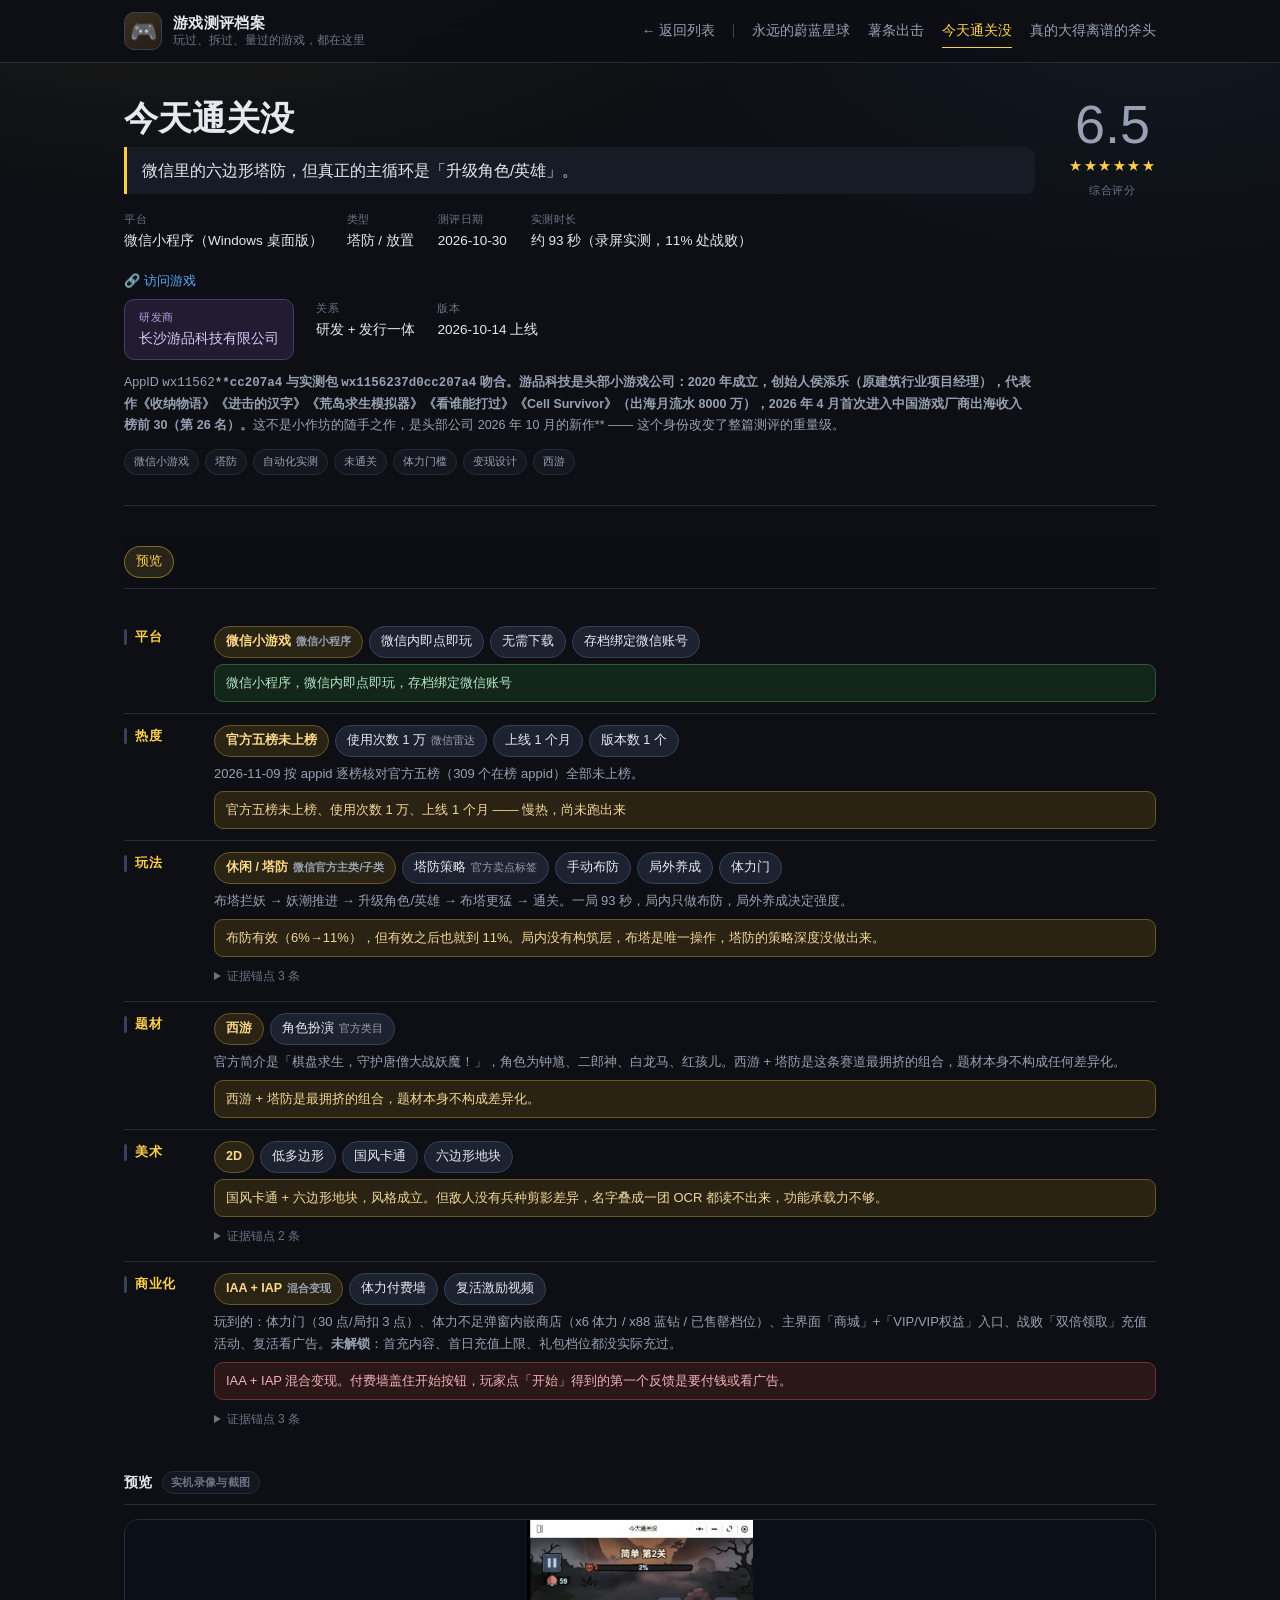
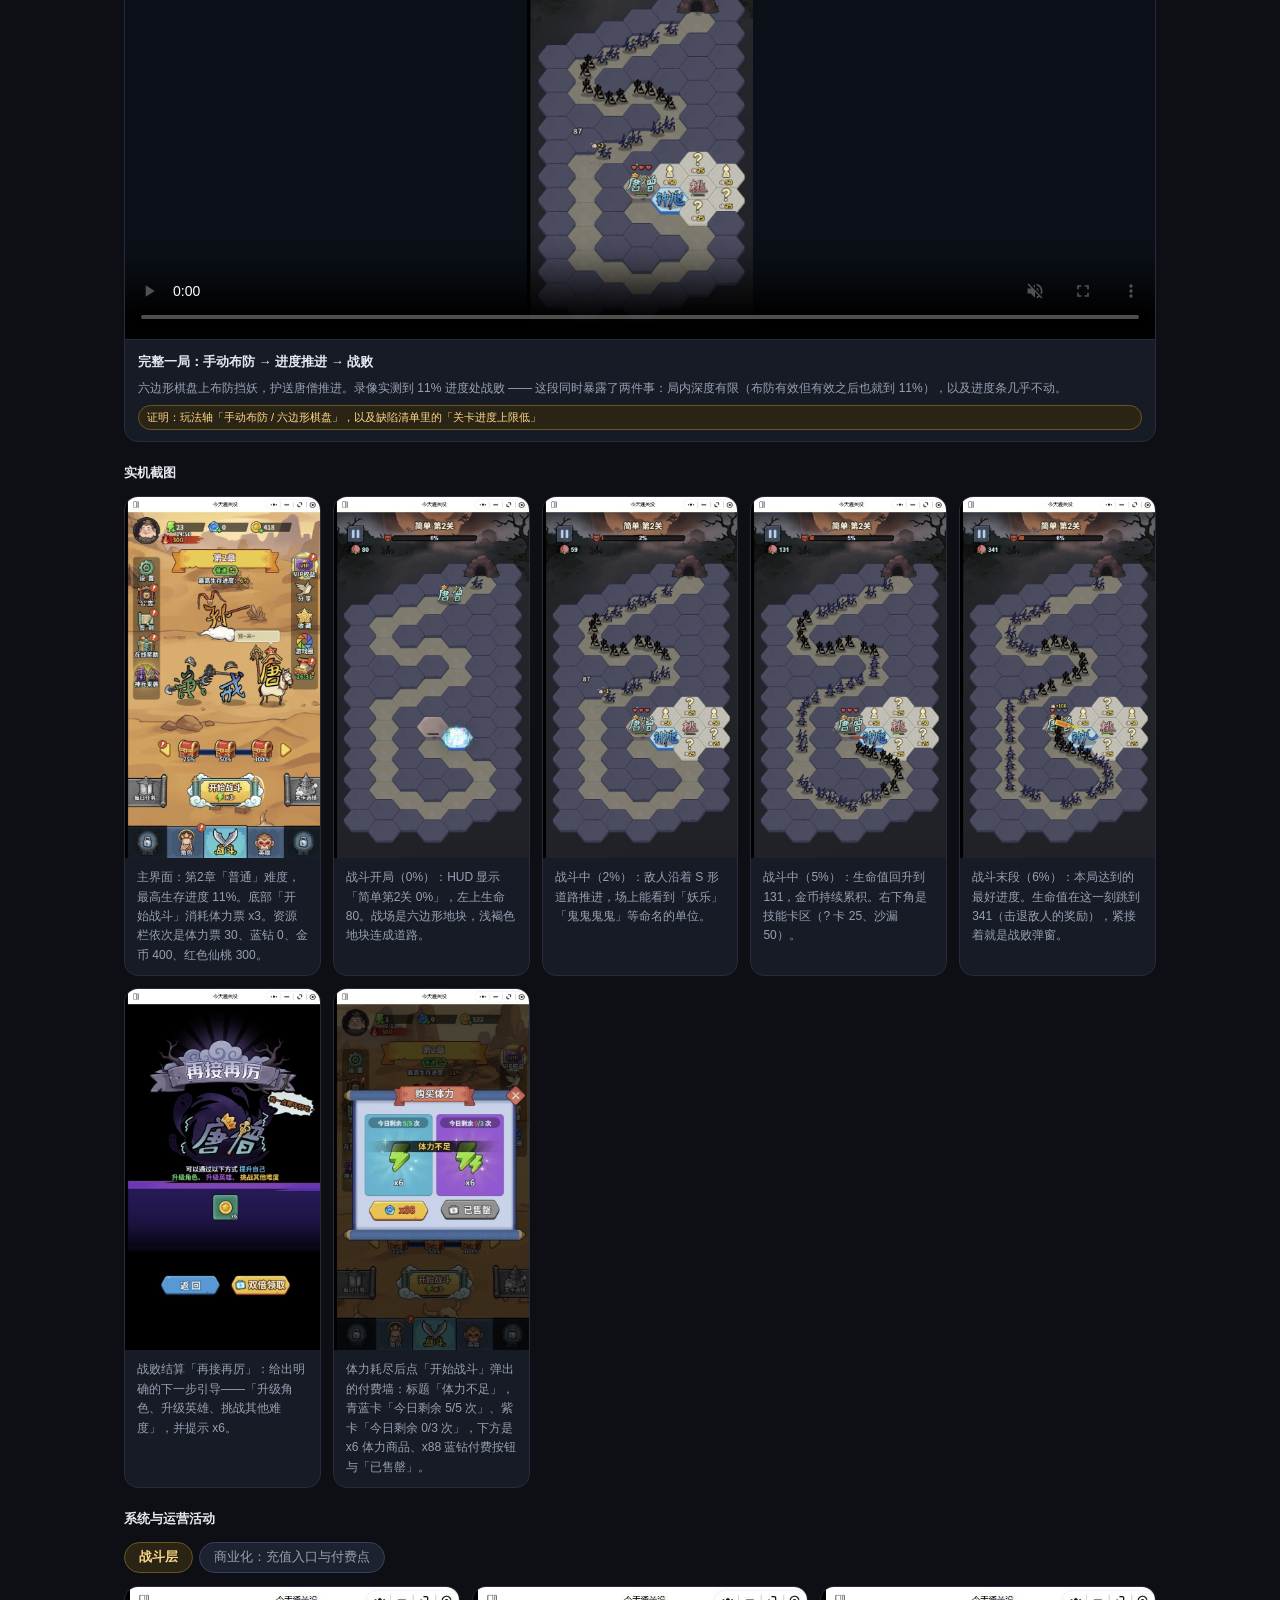
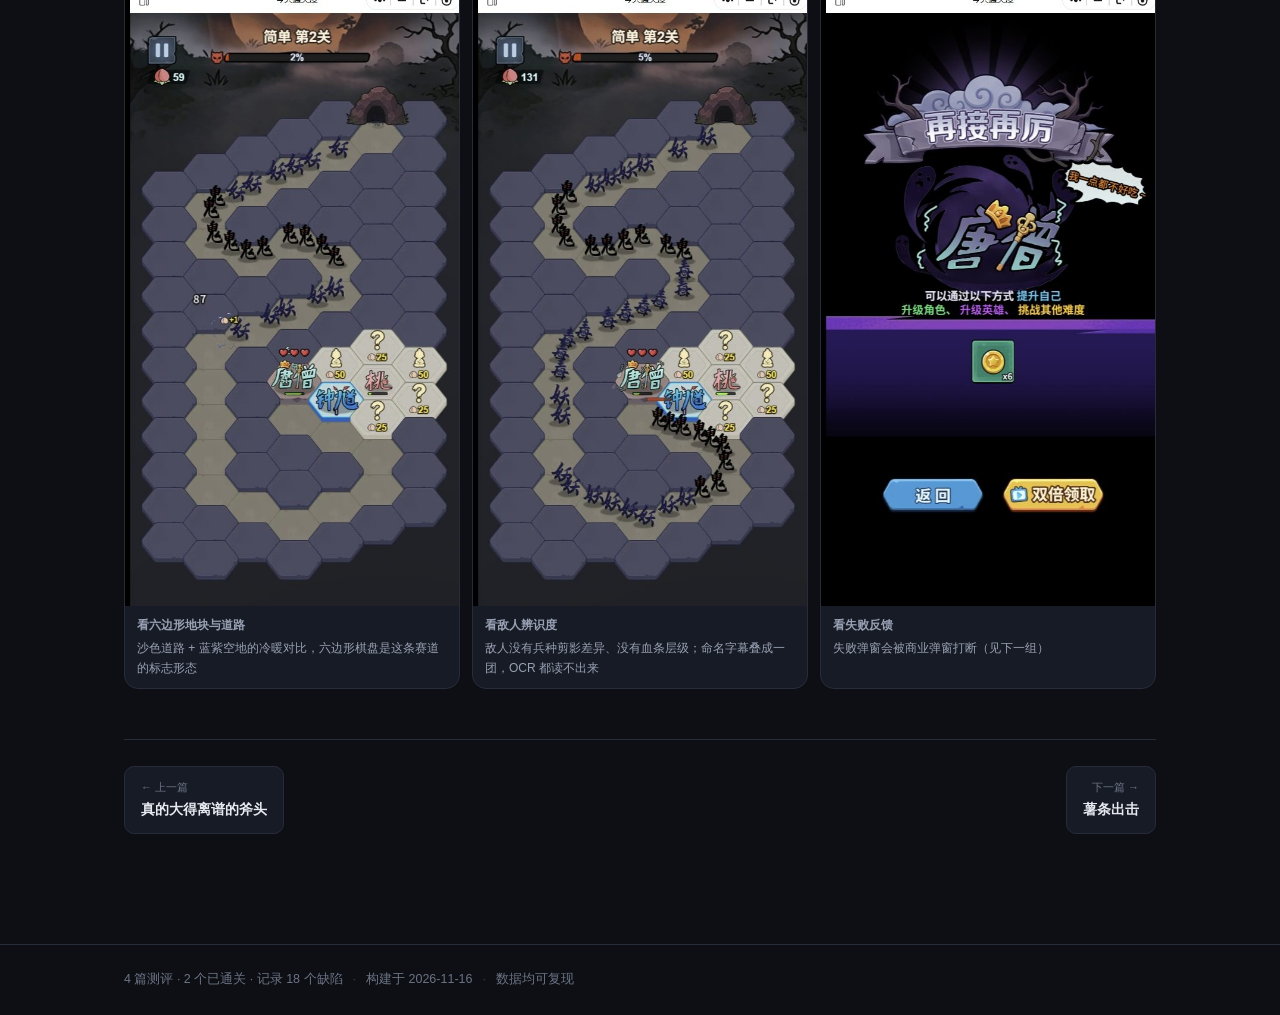
<file: games/jinritongguanmei.html>
<!DOCTYPE html>
<html lang="zh-CN">
<head>
<meta charset="UTF-8">
<meta name="viewport" content="width=device-width, initial-scale=1">
<title>今天通关没 — 游戏测评档案</title>
<meta name="description" content="今天通关没 的游戏测评：6.5/10。塔防 / 放置 · 微信小程序（Windows 桌面版）">
<link rel="stylesheet" href="../assets/style.css">
<link rel="icon" href="data:image/svg+xml,<svg xmlns='http://www.w3.org/2000/svg' viewBox='0 0 100 100'><text y='.9em' font-size='90'>🎮</text></svg>">
</head>
<body>
<header class="site-header">
  <div class="wrap">
    <a class="brand" href="../index.html">
      <span class="brand-mark">🎮</span>
      <span class="brand-text">
        <strong>游戏测评档案</strong>
        <small>玩过、拆过、量过的游戏，都在这里</small>
      </span>
    </a>
    <nav class="site-nav">
      
  <a href="../index.html">← 返回列表</a>
  <span class="nav-sep"></span>
  
  <a href="lanqiu.html" class="nav-game">永远的蔚蓝星球</a>
  
  <a href="frybox.html" class="nav-game">薯条出击</a>
  
  <a href="jinritongguanmei.html" class="nav-game active">今天通关没</a>
  
  <a href="dekasugite-ono.html" class="nav-game">真的大得离谱的斧头</a>
  

    </nav>
  </div>
</header>

<main class="wrap">

<article class="review">

  <div class="rv-head">
    <div class="rv-head-main">
      <h1>今天通关没</h1>
      
      
      <p class="rv-oneline">微信里的六边形塔防，但真正的主循环是「升级角色/英雄」。</p>
      
      <div class="rv-meta">
        <span class="rm"><i>平台</i>微信小程序（Windows 桌面版）</span>
        <span class="rm"><i>类型</i>塔防 / 放置</span>
        <span class="rm"><i>测评日期</i>2026-10-30</span>
        <span class="rm"><i>实测时长</i>约 93 秒（录屏实测，11% 处战败）</span>
        
      </div>
      
      <a class="rv-link" href="小程序://今天通关没/9yv5jXVIlHKANSF" target="_blank" rel="noopener">🔗 访问游戏</a>
      
      
      <div class="rv-dev">
        <span class="rm rm-dev"><i>研发商</i>长沙游品科技有限公司</span>
        <span class="rm"><i>关系</i>研发 + 发行一体</span>
        <span class="rm"><i>版本</i>2026-10-14 上线</span>
      </div>
      <p class="rv-devnote">AppID <code>wx11562<strong>**cc207a4</code> 与实测包 <code>wx1156237d0cc207a4</code> 吻合。游品科技是头部小游戏公司：2020 年成立，创始人侯添乐（原建筑行业项目经理），代表作《收纳物语》《进击的汉字》《荒岛求生模拟器》《看谁能打过》《Cell Survivor》（出海月流水 8000 万），2026 年 4 月首次进入中国游戏厂商出海收入榜前 30（第 26 名）。</strong>这不是小作坊的随手之作，是头部公司 2026 年 10 月的新作** —— 这个身份改变了整篇测评的重量级。</p>
      
      
      <div class="tags"><span class="tag">微信小游戏</span><span class="tag">塔防</span><span class="tag">自动化实测</span><span class="tag">未通关</span><span class="tag">体力门槛</span><span class="tag">变现设计</span><span class="tag">西游</span></div>
      
    </div>
    
    <div class="rv-score">
      <div class="rv-score-num v6">6.5</div>
      <div class="rv-score-stars">★★★★★★</div>
      <div class="rv-score-label">综合评分</div>
    </div>
    
  </div>

  
  <div class="review-nav" id="reviewNav">
    <nav class="dimnav" aria-label="维度导航">
      <a href="#sec-preview" data-sec="sec-preview">预览</a>
      
    </nav>
  </div>







  
  
  <section class="panel panel-dossier" id="sec-axes">
    <div class="dossier">
      
      
      
      <div class="ds-row ds-platform">
        <span class="ds-k">平台</span>
        <div class="ds-v">
          
          <div class="ds-tags">
            
            <span class="atag atag-strong">微信小游戏<i>微信小程序</i></span>
            
            <span class="atag">微信内即点即玩</span>
            
            <span class="atag">无需下载</span>
            
            <span class="atag">存档绑定微信账号</span>
            
          </div>
          
          
          <p class="ds-verdict v-good">微信小程序，微信内即点即玩，存档绑定微信账号</p>
          
        </div>
      </div>
      
      
      
      
      <div class="ds-row ds-heat">
        <span class="ds-k">热度</span>
        <div class="ds-v">
          
          <div class="ds-tags">
            
            <span class="atag atag-strong">官方五榜未上榜</span>
            
            <span class="atag">使用次数 1 万<i>微信雷达</i></span>
            
            <span class="atag">上线 1 个月</span>
            
            <span class="atag">版本数 1 个</span>
            
          </div>
          
          <p class="ds-sum">2026-11-09 按 appid 逐榜核对官方五榜（309 个在榜 appid）全部未上榜。</p>
          <p class="ds-verdict v-mid">官方五榜未上榜、使用次数 1 万、上线 1 个月 —— 慢热，尚未跑出来</p>
          
        </div>
      </div>
      
      
      
      
      <div class="ds-row ds-gameplay">
        <span class="ds-k">玩法</span>
        <div class="ds-v">
          
          <div class="ds-tags">
            
            <span class="atag atag-strong">休闲 / 塔防<i>微信官方主类/子类</i></span>
            
            <span class="atag">塔防策略<i>官方卖点标签</i></span>
            
            <span class="atag">手动布防</span>
            
            <span class="atag">局外养成</span>
            
            <span class="atag">体力门</span>
            
          </div>
          
          <p class="ds-sum">布塔拦妖 → 妖潮推进 → 升级角色/英雄 → 布塔更猛 → 通关。一局 93 秒，局内只做布防，局外养成决定强度。</p>
          <p class="ds-verdict v-mid">布防有效（6%→11%），但有效之后也就到 11%。局内没有构筑层，布塔是唯一操作，塔防的策略深度没做出来。</p>
          
          <details class="ds-ev">
            <summary>证据锚点 3 条</summary>
            <ul><li>【high】关卡上限只有 11%，布防到底也走不远，玩家在正反馈到来前就被判死 — A/B/A 连续三局（同一账号、连续进行，排除养成干扰）:</li><li>【mid】「最高生存进度」只记最高值，失败时显示 0%，玩家看不出自己推进过 — 菜单页 OCR（战斗失败后回到主界面）:</li><li>【mid】生存进度 1% 对应约 10 秒战斗，反馈颗粒度太粗，93 秒里大部分时间进度条不动 — 逐帧 OCR 的 HUD 百分比序列（93 秒内 46 个采样点）:</li></ul>
          </details>
          
        </div>
      </div>
      
      
      
      
      <div class="ds-row ds-theme">
        <span class="ds-k">题材</span>
        <div class="ds-v">
          
          <div class="ds-tags">
            
            <span class="atag atag-strong">西游</span>
            
            <span class="atag">角色扮演<i>官方类目</i></span>
            
          </div>
          
          <p class="ds-sum">官方简介是「棋盘求生，守护唐僧大战妖魔！」，角色为钟馗、二郎神、白龙马、红孩儿。西游 + 塔防是这条赛道最拥挤的组合，题材本身不构成任何差异化。</p>
          <p class="ds-verdict v-mid">西游 + 塔防是最拥挤的组合，题材本身不构成差异化。</p>
          
        </div>
      </div>
      
      
      
      
      <div class="ds-row ds-art">
        <span class="ds-k">美术</span>
        <div class="ds-v">
          
          <div class="ds-tags">
            
            <span class="atag atag-strong">2D</span>
            
            <span class="atag">低多边形</span>
            
            <span class="atag">国风卡通</span>
            
            <span class="atag">六边形地块</span>
            
          </div>
          
          
          <p class="ds-verdict v-mid">国风卡通 + 六边形地块，风格成立。但敌人没有兵种剪影差异，名字叠成一团 OCR 都读不出来，功能承载力不够。</p>
          
          <details class="ds-ev">
            <summary>证据锚点 2 条</summary>
            <ul><li>【low】敌人名字是叠词梗，密集出现时互相遮挡，OCR 置信度只有 0.53-0.81 — 战场 OCR 实测（置信度）:</li><li>【low】主界面十余个入口和角标塞满，「开始战斗」被挤到很小的位置 — 主界面 OCR 统计:</li></ul>
          </details>
          
        </div>
      </div>
      
      
      
      
      <div class="ds-row ds-commerce">
        <span class="ds-k">商业化</span>
        <div class="ds-v">
          
          <div class="ds-tags">
            
            <span class="atag atag-strong">IAA + IAP<i>混合变现</i></span>
            
            <span class="atag">体力付费墙</span>
            
            <span class="atag">复活激励视频</span>
            
          </div>
          
          <p class="ds-sum">玩到的：体力门（30 点/局扣 3 点）、体力不足弹窗内嵌商店（x6 体力 / x88 蓝钻 / 已售罄档位）、主界面「商城」+「VIP/VIP权益」入口、战败「双倍领取」充值活动、复活看广告。<strong>未解锁</strong>：首充内容、首日充值上限、礼包档位都没实际充过。</p>
          <p class="ds-verdict v-bad">IAA + IAP 混合变现。付费墙盖住开始按钮，玩家点「开始」得到的第一个反馈是要付钱或看广告。</p>
          
          <details class="ds-ev">
            <summary>证据锚点 3 条</summary>
            <ul><li>【high】体力门槛把 93 秒的单局放大成「每 3 分钟一次广告」 — 体力不足弹窗 OCR:</li><li>【high】体力付费墙盖住开始按钮，连点 6 次画面在弹窗和主界面之间反复跳，玩家会以为卡死 — 连续点「开始战斗」6 次的画面亮度轨迹:</li><li>【mid】战败后立刻弹付费礼包，遮挡失败总结，玩家第一眼看到的是充值包不是失败原因 — 战败后 OCR 依次读到:</li></ul>
          </details>
          
        </div>
      </div>
      
      
    </div>
  </section>
  

  
  
  <section class="panel" id="sec-preview">
    <h3>预览 <span class="cnt">实机录像与截图</span></h3>

    
    <div class="pv-videos">
      
      <figure class="pv-video">
        <video src="../assets/jinritongguanmei/01-battle.mp4" poster="../assets/jinritongguanmei/03-battle-mid.jpg" controls muted loop playsinline preload="metadata"></video>
        <figcaption>
          <strong>完整一局：手动布防 → 进度推进 → 战败</strong>
          <span>六边形棋盘上布防挡妖，护送唐僧推进。录像实测到 11% 进度处战败 —— 这段同时暴露了两件事：局内深度有限（布防有效但有效之后也就到 11%），以及进度条几乎不动。</span>
          <em>证明：玩法轴「手动布防 / 六边形棋盘」，以及缺陷清单里的「关卡进度上限低」</em>
        </figcaption>
      </figure>
      
    </div>
    

    
    <div class="pv-shots">
      <h4 class="pv-shots-h">实机截图</h4>
      <div class="pv-gallery">
        
        <figure class="pv-shot">
          <img src="../assets/jinritongguanmei/01-menu.jpg" alt="主界面：第2章「普通」难度，最高生存进度 11%。底部「开始战斗」消耗体力票 x3。资源栏依次是体力票 30、蓝钻 0、金币 400、红色仙桃 300。" onclick="zoom(this.src, this.alt)">
          <figcaption><span>主界面：第2章「普通」难度，最高生存进度 11%。底部「开始战斗」消耗体力票 x3。资源栏依次是体力票 30、蓝钻 0、金币 400、红色仙桃 300。</span></figcaption>
        </figure>
        
        <figure class="pv-shot">
          <img src="../assets/jinritongguanmei/02-battle-start.jpg" alt="战斗开局（0%）：HUD 显示「简单第2关 0%」，左上生命 80。战场是六边形地块，浅褐色地块连成道路。" onclick="zoom(this.src, this.alt)">
          <figcaption><span>战斗开局（0%）：HUD 显示「简单第2关 0%」，左上生命 80。战场是六边形地块，浅褐色地块连成道路。</span></figcaption>
        </figure>
        
        <figure class="pv-shot">
          <img src="../assets/jinritongguanmei/03-battle-mid.jpg" alt="战斗中（2%）：敌人沿着 S 形道路推进，场上能看到「妖乐」「鬼鬼鬼鬼」等命名的单位。" onclick="zoom(this.src, this.alt)">
          <figcaption><span>战斗中（2%）：敌人沿着 S 形道路推进，场上能看到「妖乐」「鬼鬼鬼鬼」等命名的单位。</span></figcaption>
        </figure>
        
        <figure class="pv-shot">
          <img src="../assets/jinritongguanmei/04-battle-peak.jpg" alt="战斗中（5%）：生命值回升到 131，金币持续累积。右下角是技能卡区（? 卡 25、沙漏 50）。" onclick="zoom(this.src, this.alt)">
          <figcaption><span>战斗中（5%）：生命值回升到 131，金币持续累积。右下角是技能卡区（? 卡 25、沙漏 50）。</span></figcaption>
        </figure>
        
        <figure class="pv-shot">
          <img src="../assets/jinritongguanmei/05-battle-late.jpg" alt="战斗末段（6%）：本局达到的最好进度。生命值在这一刻跳到 341（击退敌人的奖励），紧接着就是战败弹窗。" onclick="zoom(this.src, this.alt)">
          <figcaption><span>战斗末段（6%）：本局达到的最好进度。生命值在这一刻跳到 341（击退敌人的奖励），紧接着就是战败弹窗。</span></figcaption>
        </figure>
        
        <figure class="pv-shot">
          <img src="../assets/jinritongguanmei/06-gameover.jpg" alt="战败结算「再接再厉」：给出明确的下一步引导——「升级角色、升级英雄、挑战其他难度」，并提示 x6。" onclick="zoom(this.src, this.alt)">
          <figcaption><span>战败结算「再接再厉」：给出明确的下一步引导——「升级角色、升级英雄、挑战其他难度」，并提示 x6。</span></figcaption>
        </figure>
        
        <figure class="pv-shot">
          <img src="../assets/jinritongguanmei/07-stamina-paywall.jpg" alt="体力耗尽后点「开始战斗」弹出的付费墙：标题「体力不足」，青蓝卡「今日剩余 5/5 次」、紫卡「今日剩余 0/3 次」，下方是 x6 体力商品、x88 蓝钻付费按钮与「已售罄」。" onclick="zoom(this.src, this.alt)">
          <figcaption><span>体力耗尽后点「开始战斗」弹出的付费墙：标题「体力不足」，青蓝卡「今日剩余 5/5 次」、紫卡「今日剩余 0/3 次」，下方是 x6 体力商品、x88 蓝钻付费按钮与「已售罄」。</span></figcaption>
        </figure>
        
      </div>
    </div>
    

    
    <div class="pv-shots">
      <h4 class="pv-shots-h">系统与运营活动</h4>
      <div class="pv-shot-tabs" role="tablist">
        
        <button class="pv-tab active" data-pvtab="0">战斗层</button>
        
        <button class="pv-tab" data-pvtab="1">商业化：充值入口与付费点</button>
        
      </div>
      
      <div class="pv-shot-group" data-pvpanel="0">
        
        <figure class="pv-shot">
          <img src="../assets/jinritongguanmei/03-battle-mid.jpg" alt="" onclick="zoom(this.src, this.alt)">
          <figcaption><span class="pv-look">看六边形地块与道路</span><span>沙色道路 + 蓝紫空地的冷暖对比，六边形棋盘是这条赛道的标志形态</span></figcaption>
        </figure>
        
        <figure class="pv-shot">
          <img src="../assets/jinritongguanmei/04-battle-peak.jpg" alt="" onclick="zoom(this.src, this.alt)">
          <figcaption><span class="pv-look">看敌人辨识度</span><span>敌人没有兵种剪影差异、没有血条层级；命名字幕叠成一团，OCR 都读不出来</span></figcaption>
        </figure>
        
        <figure class="pv-shot">
          <img src="../assets/jinritongguanmei/06-gameover.jpg" alt="" onclick="zoom(this.src, this.alt)">
          <figcaption><span class="pv-look">看失败反馈</span><span>失败弹窗会被商业弹窗打断（见下一组）</span></figcaption>
        </figure>
        
      </div>
      
      <div class="pv-shot-group hide" data-pvpanel="1">
        
        <figure class="pv-shot">
          <img src="../assets/jinritongguanmei/09-menu-shop.jpg" alt="" onclick="zoom(this.src, this.alt)">
          <figcaption><span class="pv-look">看充值入口</span><span>主界面左下「商城」入口 + 右上「VIP / VIP权益」按钮，充值点常年挂在外层</span></figcaption>
        </figure>
        
        <figure class="pv-shot">
          <img src="../assets/jinritongguanmei/08-shop-paywall.jpg" alt="" onclick="zoom(this.src, this.alt)">
          <figcaption><span class="pv-look">看付费墙的档位</span><span>体力不足弹窗里就是商店：x6 体力商品、x88 蓝钻付费按钮、「已售罄」——充值点直接嵌在循环必需环节</span></figcaption>
        </figure>
        
        <figure class="pv-shot">
          <img src="../assets/jinritongguanmei/10-gameover-double.jpg" alt="" onclick="zoom(this.src, this.alt)">
          <figcaption><span class="pv-look">看充值活动</span><span>战败弹窗「双倍领取」+ x6 —— 用翻倍奖励诱导付费，是典型的充值活动钩子</span></figcaption>
        </figure>
        
      </div>
      
    </div>
    
  </section>
  

  
  

  <nav class="rv-nav">
    
    <a class="rv-nav-item" href="dekasugite-ono.html">
      <small>← 上一篇</small><strong>真的大得离谱的斧头</strong>
    </a>
    
    
    <a class="rv-nav-item right" href="frybox.html">
      <small>下一篇 →</small><strong>薯条出击</strong>
    </a>
    
  </nav>
</article>

<div class="lightbox" id="lb" onclick="this.classList.remove('on')">
  <img id="lb-img" alt="">
</div>

</main>

<footer class="site-footer">
  <div class="wrap">
    <span>4 篇测评 · 2 个已通关 · 记录 18 个缺陷</span>
    <span class="sep">·</span>
    <span>构建于 2026-11-16</span>
    <span class="sep">·</span>
    <span>数据均可复现</span>
  </div>
</footer>

<script>
function zoom(src) {
  document.getElementById('lb-img').src = src;
  document.getElementById('lb').classList.add('on');
}
document.addEventListener('keydown', function (e) {
  if (e.key === 'Escape') document.getElementById('lb').classList.remove('on');
});

/* ---- 吸顶导航高度测量 ----
   导航条高度随视口宽度变化（窄屏换行/横向滚动），
   固定一个 scroll-margin 会让标题被吸顶条盖住 -> 实测高度写进 --nav-h。
   注意：要算的是「吸顶后」的位置 = 页头高 + 导航条高，
   不能直接用 getBoundingClientRect().top（页面初始时它还在文档流里，值很大）。 */
function updateNavHeight() {
  var nav = document.getElementById('reviewNav');
  var header = document.querySelector('.site-header');
  if (!nav) return;
  var headerH = header ? header.getBoundingClientRect().height : 62;
  var navH = nav.getBoundingClientRect().height;
  document.documentElement.style.setProperty('--nav-h', Math.round(headerH + navH) + 'px');
}
updateNavHeight();
window.addEventListener('resize', updateNavHeight);
window.addEventListener('load', updateNavHeight);

/* ---- 维度导航：点哪跳哪 ---- */
var pendingSec = null;      /* 点击后锁定的目标，防止平滑滚动途中高亮乱跳 */

document.querySelectorAll('.dimnav a').forEach(function (a) {
  a.addEventListener('click', function (e) {
    var sec = a.getAttribute('data-sec');
    var target = document.getElementById(sec);
    if (!target) return;                       /* 没有这一节 -> 交给浏览器默认行为 */
    e.preventDefault();
    pendingSec = sec;
    setActive(sec);
    /* 头部 + 吸顶导航会挡住目标，用 scroll-margin 由 CSS 处理，这里只需滚动。
       距离太远时（比如跳到文末差一万多像素）平滑滚动要一两秒，
       期间高亮会停在中间那一节 —— 超过两屏就直接跳。 */
    var dist = Math.abs(target.getBoundingClientRect().top -
                         (window.innerHeight * 0.35));
    /* 注意：behavior 必须用 'instant'，不能用 'auto' ——
       'auto' 表示「沿用 CSS 的 scroll-behavior」，
       而全局设了 html { scroll-behavior: smooth }，还是会慢慢滚。 */
    target.scrollIntoView({
      behavior: dist > window.innerHeight * 2 ? 'instant' : 'smooth',
      block: 'start'
    });
    history.replaceState(null, '', '#' + sec);
  });
});

/* ---- 滚动时高亮当前所在维度 ---- */
function setActive(sec) {
  document.querySelectorAll('.dimnav a').forEach(function (a) {
    a.classList.toggle('active', a.getAttribute('data-sec') === sec);
  });
}

var sections = Array.prototype.slice.call(document.querySelectorAll('[id^="sec-"]'));
function onScroll() {
  var nav = document.getElementById('reviewNav');
  var base = (nav ? nav.getBoundingClientRect().bottom : 80) + 24;

  /* 点击跳转后的锁定目标：滚动动画期间高亮就跟着点中的那一节走，
     避免中途闪回别的节。到位后保持；用户手动滚动则解除锁定。 */
  if (pendingSec) {
    var p = document.getElementById(pendingSec);
    if (p) {
      setActive(pendingSec);
      return;
    }
  }

  var cur = null;
  sections.forEach(function (s) {
    if (s.getBoundingClientRect().top <= base) cur = s.id;
  });
  /* 滚到页面底部时，最后一节可能还没越过基准线 -> 直接高亮它 */
  var atBottom = (window.innerHeight + window.scrollY) >=
                 (document.documentElement.scrollHeight - 4);
  if (atBottom) {
    for (var i = sections.length - 1; i >= 0; i--) {
      { cur = sections[i].id; break; }
    }
  }
  if (cur) setActive(cur);
}
var ticking = false;
window.addEventListener('scroll', function () {
  if (!ticking) {
    ticking = true;
    window.requestAnimationFrame(function () { onScroll(); ticking = false; });
  }
}, { passive: true });

/* 用户自己滚动（滚轮/触摸/方向键）-> 解除点击锁定，
   让滚动高亮重新接管。 */
['wheel', 'touchstart', 'keydown'].forEach(function (evt) {
  window.addEventListener(evt, function (ev) {
    if (evt === 'keydown') {
      var k = ev.key;
      if (!['ArrowUp', 'ArrowDown', 'PageUp', 'PageDown', 'Home', 'End', ' '].includes(k)) return;
    }
    pendingSec = null;
  }, { passive: true });
});

/* ---- 预览区：系统截图组 tab 切换 ---- */
document.querySelectorAll('.pv-shot-tabs').forEach(function (bar) {
  var tabs = bar.querySelectorAll('.pv-tab');
  tabs.forEach(function (btn) {
    btn.addEventListener('click', function () {
      var idx = btn.getAttribute('data-pvtab');
      tabs.forEach(function (b) { b.classList.remove('active'); });
      btn.classList.add('active');
      var wrap = bar.parentElement;
      wrap.querySelectorAll('.pv-shot-group').forEach(function (g) {
        g.classList.toggle('hide', g.getAttribute('data-pvpanel') !== idx);
      });
    });
  });
});

/* 初始：按 URL hash 定位 */
if (location.hash) {
  var t0 = document.getElementById(location.hash.slice(1));
  if (t0) { setTimeout(function () { t0.scrollIntoView({ block: 'start' }); setActive(t0.id); }, 60); }
}
onScroll();
</script>

</body>
</html>
</file>
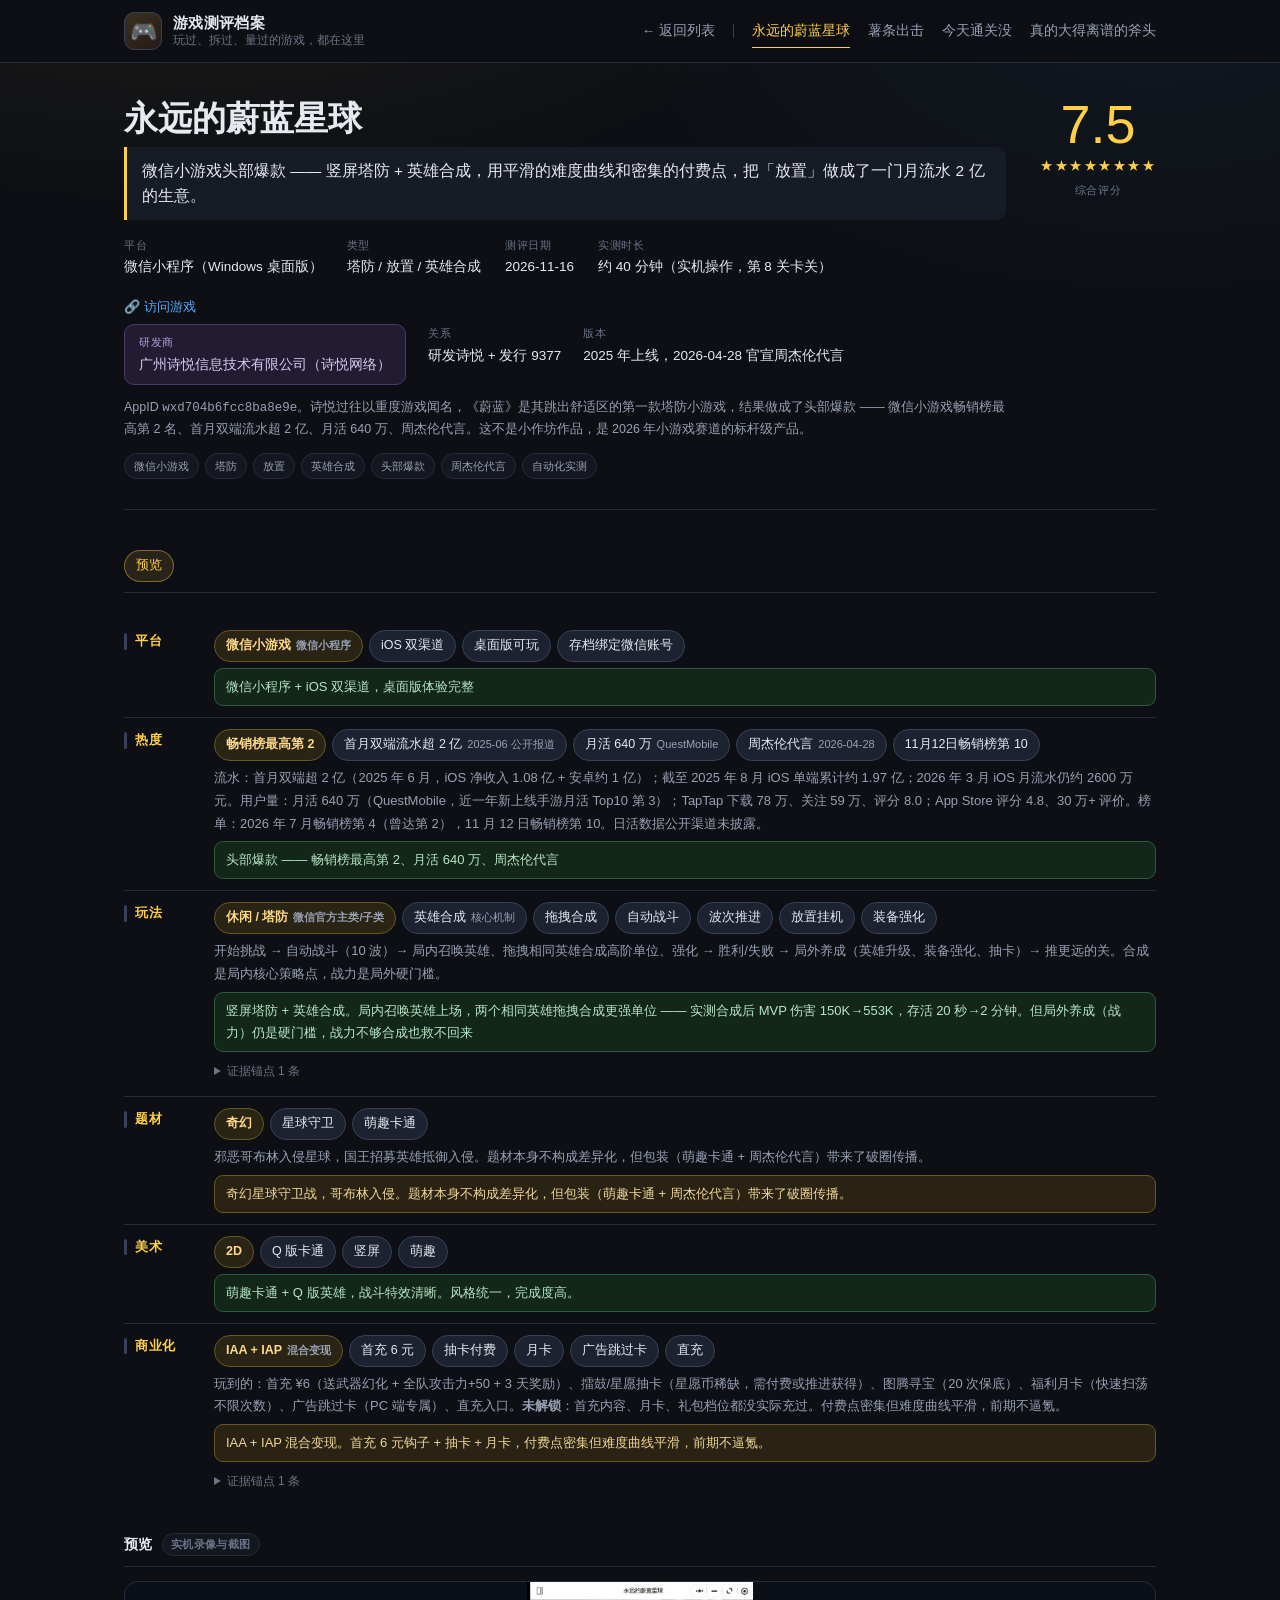
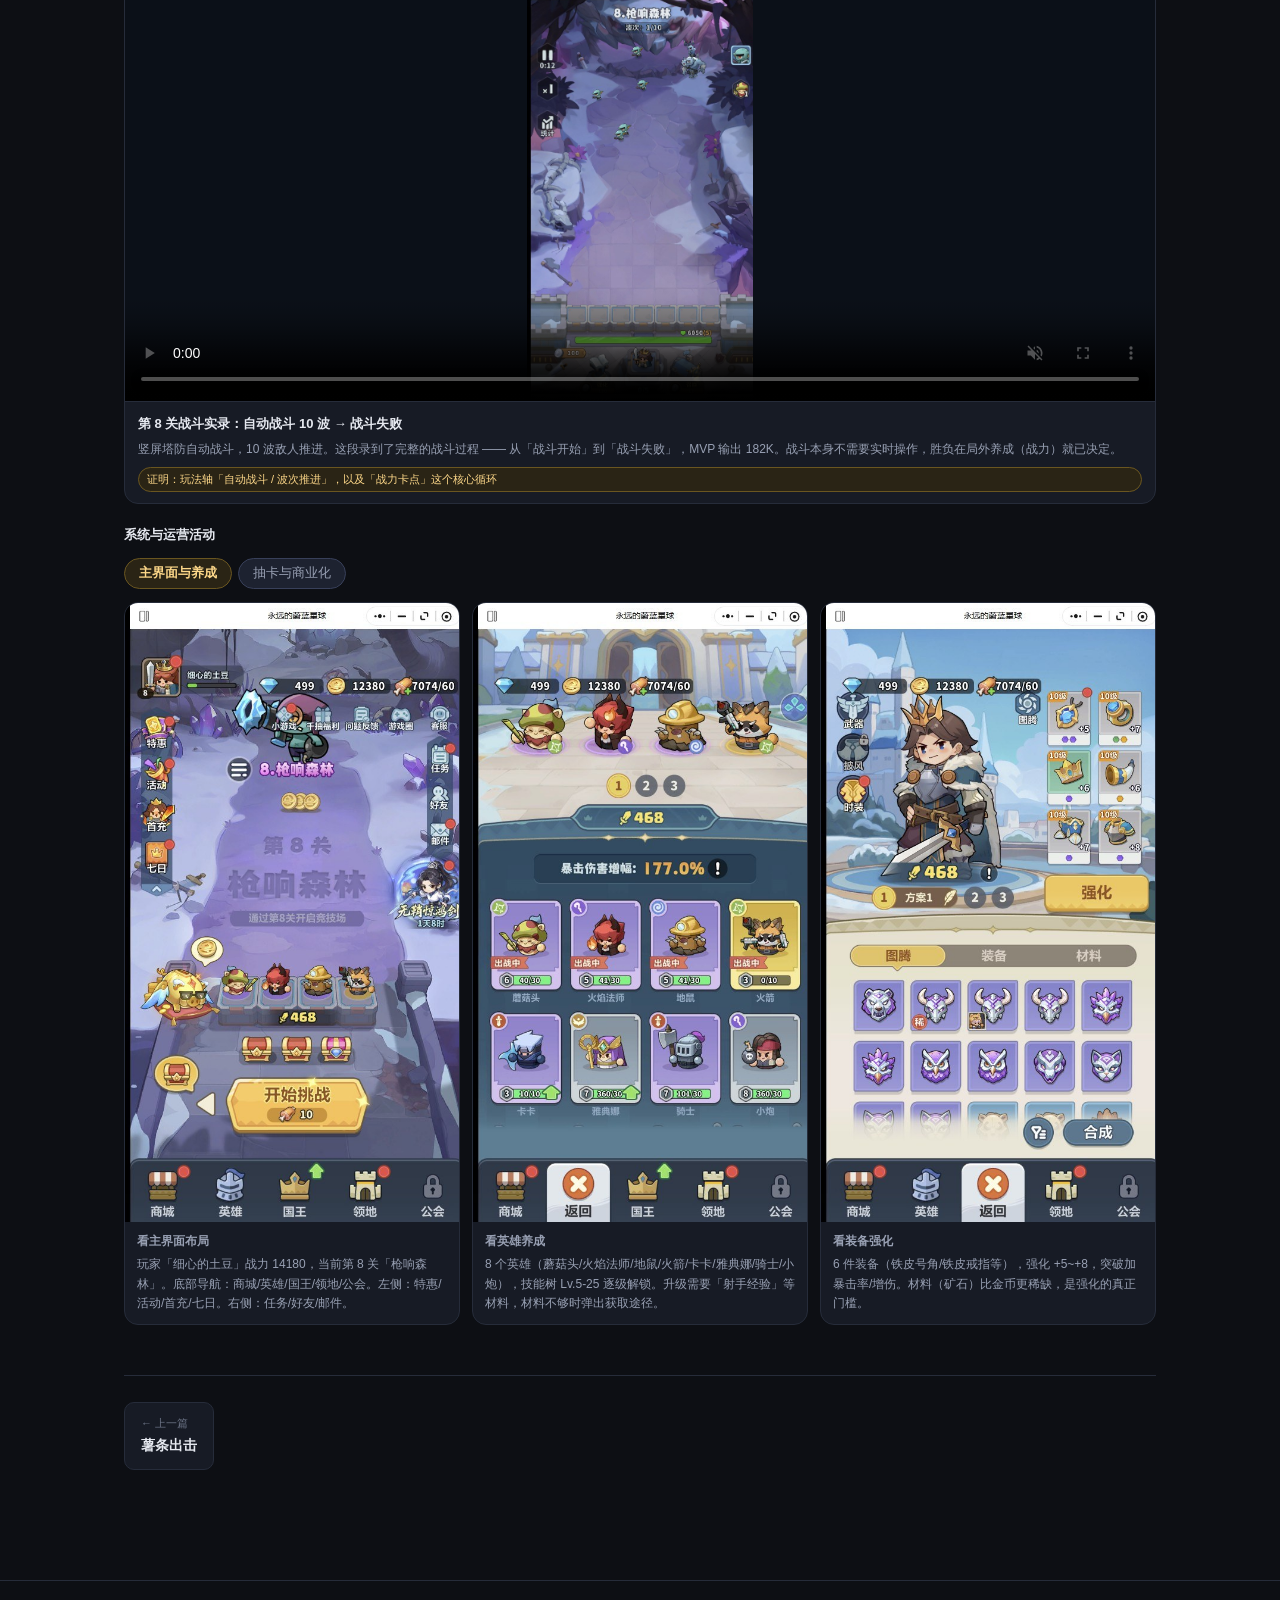
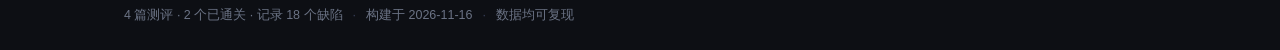
<file: games/lanqiu.html>
<!DOCTYPE html>
<html lang="zh-CN">
<head>
<meta charset="UTF-8">
<meta name="viewport" content="width=device-width, initial-scale=1">
<title>永远的蔚蓝星球 — 游戏测评档案</title>
<meta name="description" content="永远的蔚蓝星球 的游戏测评：7.5/10。塔防 / 放置 / 英雄合成 · 微信小程序（Windows 桌面版）">
<link rel="stylesheet" href="../assets/style.css">
<link rel="icon" href="data:image/svg+xml,<svg xmlns='http://www.w3.org/2000/svg' viewBox='0 0 100 100'><text y='.9em' font-size='90'>🎮</text></svg>">
</head>
<body>
<header class="site-header">
  <div class="wrap">
    <a class="brand" href="../index.html">
      <span class="brand-mark">🎮</span>
      <span class="brand-text">
        <strong>游戏测评档案</strong>
        <small>玩过、拆过、量过的游戏，都在这里</small>
      </span>
    </a>
    <nav class="site-nav">
      
  <a href="../index.html">← 返回列表</a>
  <span class="nav-sep"></span>
  
  <a href="lanqiu.html" class="nav-game active">永远的蔚蓝星球</a>
  
  <a href="frybox.html" class="nav-game">薯条出击</a>
  
  <a href="jinritongguanmei.html" class="nav-game">今天通关没</a>
  
  <a href="dekasugite-ono.html" class="nav-game">真的大得离谱的斧头</a>
  

    </nav>
  </div>
</header>

<main class="wrap">

<article class="review">

  <div class="rv-head">
    <div class="rv-head-main">
      <h1>永远的蔚蓝星球</h1>
      
      
      <p class="rv-oneline">微信小游戏头部爆款 —— 竖屏塔防 + 英雄合成，用平滑的难度曲线和密集的付费点，把「放置」做成了一门月流水 2 亿的生意。</p>
      
      <div class="rv-meta">
        <span class="rm"><i>平台</i>微信小程序（Windows 桌面版）</span>
        <span class="rm"><i>类型</i>塔防 / 放置 / 英雄合成</span>
        <span class="rm"><i>测评日期</i>2026-11-16</span>
        <span class="rm"><i>实测时长</i>约 40 分钟（实机操作，第 8 关卡关）</span>
        
      </div>
      
      <a class="rv-link" href="小程序://永远的蔚蓝星球/wxd704b6fcc8ba8e9e" target="_blank" rel="noopener">🔗 访问游戏</a>
      
      
      <div class="rv-dev">
        <span class="rm rm-dev"><i>研发商</i>广州诗悦信息技术有限公司（诗悦网络）</span>
        <span class="rm"><i>关系</i>研发诗悦 + 发行 9377</span>
        <span class="rm"><i>版本</i>2025 年上线，2026-04-28 官宣周杰伦代言</span>
      </div>
      <p class="rv-devnote">AppID <code>wxd704b6fcc8ba8e9e</code>。诗悦过往以重度游戏闻名，《蔚蓝》是其跳出舒适区的第一款塔防小游戏，结果做成了头部爆款 —— 微信小游戏畅销榜最高第 2 名、首月双端流水超 2 亿、月活 640 万、周杰伦代言。这不是小作坊作品，是 2026 年小游戏赛道的标杆级产品。</p>
      
      
      <div class="tags"><span class="tag">微信小游戏</span><span class="tag">塔防</span><span class="tag">放置</span><span class="tag">英雄合成</span><span class="tag">头部爆款</span><span class="tag">周杰伦代言</span><span class="tag">自动化实测</span></div>
      
    </div>
    
    <div class="rv-score">
      <div class="rv-score-num v8">7.5</div>
      <div class="rv-score-stars">★★★★★★★★</div>
      <div class="rv-score-label">综合评分</div>
    </div>
    
  </div>

  
  <div class="review-nav" id="reviewNav">
    <nav class="dimnav" aria-label="维度导航">
      <a href="#sec-preview" data-sec="sec-preview">预览</a>
      
    </nav>
  </div>







  
  
  <section class="panel panel-dossier" id="sec-axes">
    <div class="dossier">
      
      
      
      <div class="ds-row ds-platform">
        <span class="ds-k">平台</span>
        <div class="ds-v">
          
          <div class="ds-tags">
            
            <span class="atag atag-strong">微信小游戏<i>微信小程序</i></span>
            
            <span class="atag">iOS 双渠道</span>
            
            <span class="atag">桌面版可玩</span>
            
            <span class="atag">存档绑定微信账号</span>
            
          </div>
          
          
          <p class="ds-verdict v-good">微信小程序 + iOS 双渠道，桌面版体验完整</p>
          
        </div>
      </div>
      
      
      
      
      <div class="ds-row ds-heat">
        <span class="ds-k">热度</span>
        <div class="ds-v">
          
          <div class="ds-tags">
            
            <span class="atag atag-strong">畅销榜最高第 2</span>
            
            <span class="atag">首月双端流水超 2 亿<i>2025-06 公开报道</i></span>
            
            <span class="atag">月活 640 万<i>QuestMobile</i></span>
            
            <span class="atag">周杰伦代言<i>2026-04-28</i></span>
            
            <span class="atag">11月12日畅销榜第 10</span>
            
          </div>
          
          <p class="ds-sum">流水：首月双端超 2 亿（2025 年 6 月，iOS 净收入 1.08 亿 + 安卓约 1 亿）；截至 2025 年 8 月 iOS 单端累计约 1.97 亿；2026 年 3 月 iOS 月流水仍约 2600 万元。用户量：月活 640 万（QuestMobile，近一年新上线手游月活 Top10 第 3）；TapTap 下载 78 万、关注 59 万、评分 8.0；App Store 评分 4.8、30 万+ 评价。榜单：2026 年 7 月畅销榜第 4（曾达第 2），11 月 12 日畅销榜第 10。日活数据公开渠道未披露。</p>
          <p class="ds-verdict v-good">头部爆款 —— 畅销榜最高第 2、月活 640 万、周杰伦代言</p>
          
        </div>
      </div>
      
      
      
      
      <div class="ds-row ds-gameplay">
        <span class="ds-k">玩法</span>
        <div class="ds-v">
          
          <div class="ds-tags">
            
            <span class="atag atag-strong">休闲 / 塔防<i>微信官方主类/子类</i></span>
            
            <span class="atag">英雄合成<i>核心机制</i></span>
            
            <span class="atag">拖拽合成</span>
            
            <span class="atag">自动战斗</span>
            
            <span class="atag">波次推进</span>
            
            <span class="atag">放置挂机</span>
            
            <span class="atag">装备强化</span>
            
          </div>
          
          <p class="ds-sum">开始挑战 → 自动战斗（10 波）→ 局内召唤英雄、拖拽相同英雄合成高阶单位、强化 → 胜利/失败 → 局外养成（英雄升级、装备强化、抽卡）→ 推更远的关。合成是局内核心策略点，战力是局外硬门槛。</p>
          <p class="ds-verdict v-good">竖屏塔防 + 英雄合成。局内召唤英雄上场，两个相同英雄拖拽合成更强单位 —— 实测合成后 MVP 伤害 150K→553K，存活 20 秒→2 分钟。但局外养成（战力）仍是硬门槛，战力不够合成也救不回来</p>
          
          <details class="ds-ev">
            <summary>证据锚点 1 条</summary>
            <ul><li>【low】战斗失败后只显示「战斗失败」和输出统计，没有告诉玩家该去强化什么 — 实测：第 8 关战斗失败后，结算画面只有「战斗失败」「输出统计 MVP 182K」「通关奖励 EXP 153」「双倍奖励」「返回」。</li></ul>
          </details>
          
        </div>
      </div>
      
      
      
      
      <div class="ds-row ds-theme">
        <span class="ds-k">题材</span>
        <div class="ds-v">
          
          <div class="ds-tags">
            
            <span class="atag atag-strong">奇幻</span>
            
            <span class="atag">星球守卫</span>
            
            <span class="atag">萌趣卡通</span>
            
          </div>
          
          <p class="ds-sum">邪恶哥布林入侵星球，国王招募英雄抵御入侵。题材本身不构成差异化，但包装（萌趣卡通 + 周杰伦代言）带来了破圈传播。</p>
          <p class="ds-verdict v-mid">奇幻星球守卫战，哥布林入侵。题材本身不构成差异化，但包装（萌趣卡通 + 周杰伦代言）带来了破圈传播。</p>
          
        </div>
      </div>
      
      
      
      
      <div class="ds-row ds-art">
        <span class="ds-k">美术</span>
        <div class="ds-v">
          
          <div class="ds-tags">
            
            <span class="atag atag-strong">2D</span>
            
            <span class="atag">Q 版卡通</span>
            
            <span class="atag">竖屏</span>
            
            <span class="atag">萌趣</span>
            
          </div>
          
          
          <p class="ds-verdict v-good">萌趣卡通 + Q 版英雄，战斗特效清晰。风格统一，完成度高。</p>
          
        </div>
      </div>
      
      
      
      
      <div class="ds-row ds-commerce">
        <span class="ds-k">商业化</span>
        <div class="ds-v">
          
          <div class="ds-tags">
            
            <span class="atag atag-strong">IAA + IAP<i>混合变现</i></span>
            
            <span class="atag">首充 6 元</span>
            
            <span class="atag">抽卡付费</span>
            
            <span class="atag">月卡</span>
            
            <span class="atag">广告跳过卡</span>
            
            <span class="atag">直充</span>
            
          </div>
          
          <p class="ds-sum">玩到的：首充 ¥6（送武器幻化 + 全队攻击力+50 + 3 天奖励）、擂鼓/星愿抽卡（星愿币稀缺，需付费或推进获得）、图腾寻宝（20 次保底）、福利月卡（快速扫荡不限次数）、广告跳过卡（PC 端专属）、直充入口。<strong>未解锁</strong>：首充内容、月卡、礼包档位都没实际充过。付费点密集但难度曲线平滑，前期不逼氪。</p>
          <p class="ds-verdict v-mid">IAA + IAP 混合变现。首充 6 元钩子 + 抽卡 + 月卡，付费点密集但难度曲线平滑，前期不逼氪。</p>
          
          <details class="ds-ev">
            <summary>证据锚点 1 条</summary>
            <ul><li>【low】星愿币主要靠主线宝箱（逢 5/10 关）和礼包，零氪玩家卡关后星愿币断供 — 实测：星愿招募界面显示「星愿币 拥有数量：0」。</li></ul>
          </details>
          
        </div>
      </div>
      
      
    </div>
  </section>
  

  
  
  <section class="panel" id="sec-preview">
    <h3>预览 <span class="cnt">实机录像与截图</span></h3>

    
    <div class="pv-videos">
      
      <figure class="pv-video">
        <video src="../assets/lanqiu/01-battle.mp4" poster="../assets/lanqiu/07-battle-mid.jpg" controls muted loop playsinline preload="metadata"></video>
        <figcaption>
          <strong>第 8 关战斗实录：自动战斗 10 波 → 战斗失败</strong>
          <span>竖屏塔防自动战斗，10 波敌人推进。这段录到了完整的战斗过程 —— 从「战斗开始」到「战斗失败」，MVP 输出 182K。战斗本身不需要实时操作，胜负在局外养成（战力）就已决定。</span>
          <em>证明：玩法轴「自动战斗 / 波次推进」，以及「战力卡点」这个核心循环</em>
        </figcaption>
      </figure>
      
    </div>
    

    

    
    <div class="pv-shots">
      <h4 class="pv-shots-h">系统与运营活动</h4>
      <div class="pv-shot-tabs" role="tablist">
        
        <button class="pv-tab active" data-pvtab="0">主界面与养成</button>
        
        <button class="pv-tab" data-pvtab="1">抽卡与商业化</button>
        
      </div>
      
      <div class="pv-shot-group" data-pvpanel="0">
        
        <figure class="pv-shot">
          <img src="../assets/lanqiu/01-main.jpg" alt="" onclick="zoom(this.src, this.alt)">
          <figcaption><span class="pv-look">看主界面布局</span><span>玩家「细心的土豆」战力 14180，当前第 8 关「枪响森林」。底部导航：商城/英雄/国王/领地/公会。左侧：特惠/活动/首充/七日。右侧：任务/好友/邮件。</span></figcaption>
        </figure>
        
        <figure class="pv-shot">
          <img src="../assets/lanqiu/02-heroes.jpg" alt="" onclick="zoom(this.src, this.alt)">
          <figcaption><span class="pv-look">看英雄养成</span><span>8 个英雄（蘑菇头/火焰法师/地鼠/火箭/卡卡/雅典娜/骑士/小炮），技能树 Lv.5-25 逐级解锁。升级需要「射手经验」等材料，材料不够时弹出获取途径。</span></figcaption>
        </figure>
        
        <figure class="pv-shot">
          <img src="../assets/lanqiu/03-equip.jpg" alt="" onclick="zoom(this.src, this.alt)">
          <figcaption><span class="pv-look">看装备强化</span><span>6 件装备（铁皮号角/铁皮戒指等），强化 +5~+8，突破加暴击率/增伤。材料（矿石）比金币更稀缺，是强化的真正门槛。</span></figcaption>
        </figure>
        
      </div>
      
      <div class="pv-shot-group hide" data-pvpanel="1">
        
        <figure class="pv-shot">
          <img src="../assets/lanqiu/04-gacha.jpg" alt="" onclick="zoom(this.src, this.alt)">
          <figcaption><span class="pv-look">看抽卡系统</span><span>擂鼓招募（普通）+ 星愿招募（高级，需星愿币）+ 图腾寻宝（20 次保底卓越图腾）。星愿币拥有数量 0，来源是主线宝箱（逢 5/10 关）或礼包。</span></figcaption>
        </figure>
        
        <figure class="pv-shot">
          <img src="../assets/lanqiu/06-firstcharge.jpg" alt="" onclick="zoom(this.src, this.alt)">
          <figcaption><span class="pv-look">看首充钩子</span><span>首充 ¥6：送武器幻化「赤炎焕灵」+ 全队攻击力+50 + 第 1/2/3 天奖励。低价首充是这类游戏的标准钩子。</span></figcaption>
        </figure>
        
        <figure class="pv-shot">
          <img src="../assets/lanqiu/05-battle-end.jpg" alt="" onclick="zoom(this.src, this.alt)">
          <figcaption><span class="pv-look">看战斗结算</span><span>战斗失败：输出统计 MVP 182K，通关奖励 EXP 153。今日剩余次数 5/5，双倍奖励按钮（看广告翻倍）。</span></figcaption>
        </figure>
        
      </div>
      
    </div>
    
  </section>
  

  
  

  <nav class="rv-nav">
    
    <a class="rv-nav-item" href="frybox.html">
      <small>← 上一篇</small><strong>薯条出击</strong>
    </a>
    
    <span></span>
  </nav>
</article>

<div class="lightbox" id="lb" onclick="this.classList.remove('on')">
  <img id="lb-img" alt="">
</div>

</main>

<footer class="site-footer">
  <div class="wrap">
    <span>4 篇测评 · 2 个已通关 · 记录 18 个缺陷</span>
    <span class="sep">·</span>
    <span>构建于 2026-11-16</span>
    <span class="sep">·</span>
    <span>数据均可复现</span>
  </div>
</footer>

<script>
function zoom(src) {
  document.getElementById('lb-img').src = src;
  document.getElementById('lb').classList.add('on');
}
document.addEventListener('keydown', function (e) {
  if (e.key === 'Escape') document.getElementById('lb').classList.remove('on');
});

/* ---- 吸顶导航高度测量 ----
   导航条高度随视口宽度变化（窄屏换行/横向滚动），
   固定一个 scroll-margin 会让标题被吸顶条盖住 -> 实测高度写进 --nav-h。
   注意：要算的是「吸顶后」的位置 = 页头高 + 导航条高，
   不能直接用 getBoundingClientRect().top（页面初始时它还在文档流里，值很大）。 */
function updateNavHeight() {
  var nav = document.getElementById('reviewNav');
  var header = document.querySelector('.site-header');
  if (!nav) return;
  var headerH = header ? header.getBoundingClientRect().height : 62;
  var navH = nav.getBoundingClientRect().height;
  document.documentElement.style.setProperty('--nav-h', Math.round(headerH + navH) + 'px');
}
updateNavHeight();
window.addEventListener('resize', updateNavHeight);
window.addEventListener('load', updateNavHeight);

/* ---- 维度导航：点哪跳哪 ---- */
var pendingSec = null;      /* 点击后锁定的目标，防止平滑滚动途中高亮乱跳 */

document.querySelectorAll('.dimnav a').forEach(function (a) {
  a.addEventListener('click', function (e) {
    var sec = a.getAttribute('data-sec');
    var target = document.getElementById(sec);
    if (!target) return;                       /* 没有这一节 -> 交给浏览器默认行为 */
    e.preventDefault();
    pendingSec = sec;
    setActive(sec);
    /* 头部 + 吸顶导航会挡住目标，用 scroll-margin 由 CSS 处理，这里只需滚动。
       距离太远时（比如跳到文末差一万多像素）平滑滚动要一两秒，
       期间高亮会停在中间那一节 —— 超过两屏就直接跳。 */
    var dist = Math.abs(target.getBoundingClientRect().top -
                         (window.innerHeight * 0.35));
    /* 注意：behavior 必须用 'instant'，不能用 'auto' ——
       'auto' 表示「沿用 CSS 的 scroll-behavior」，
       而全局设了 html { scroll-behavior: smooth }，还是会慢慢滚。 */
    target.scrollIntoView({
      behavior: dist > window.innerHeight * 2 ? 'instant' : 'smooth',
      block: 'start'
    });
    history.replaceState(null, '', '#' + sec);
  });
});

/* ---- 滚动时高亮当前所在维度 ---- */
function setActive(sec) {
  document.querySelectorAll('.dimnav a').forEach(function (a) {
    a.classList.toggle('active', a.getAttribute('data-sec') === sec);
  });
}

var sections = Array.prototype.slice.call(document.querySelectorAll('[id^="sec-"]'));
function onScroll() {
  var nav = document.getElementById('reviewNav');
  var base = (nav ? nav.getBoundingClientRect().bottom : 80) + 24;

  /* 点击跳转后的锁定目标：滚动动画期间高亮就跟着点中的那一节走，
     避免中途闪回别的节。到位后保持；用户手动滚动则解除锁定。 */
  if (pendingSec) {
    var p = document.getElementById(pendingSec);
    if (p) {
      setActive(pendingSec);
      return;
    }
  }

  var cur = null;
  sections.forEach(function (s) {
    if (s.getBoundingClientRect().top <= base) cur = s.id;
  });
  /* 滚到页面底部时，最后一节可能还没越过基准线 -> 直接高亮它 */
  var atBottom = (window.innerHeight + window.scrollY) >=
                 (document.documentElement.scrollHeight - 4);
  if (atBottom) {
    for (var i = sections.length - 1; i >= 0; i--) {
      { cur = sections[i].id; break; }
    }
  }
  if (cur) setActive(cur);
}
var ticking = false;
window.addEventListener('scroll', function () {
  if (!ticking) {
    ticking = true;
    window.requestAnimationFrame(function () { onScroll(); ticking = false; });
  }
}, { passive: true });

/* 用户自己滚动（滚轮/触摸/方向键）-> 解除点击锁定，
   让滚动高亮重新接管。 */
['wheel', 'touchstart', 'keydown'].forEach(function (evt) {
  window.addEventListener(evt, function (ev) {
    if (evt === 'keydown') {
      var k = ev.key;
      if (!['ArrowUp', 'ArrowDown', 'PageUp', 'PageDown', 'Home', 'End', ' '].includes(k)) return;
    }
    pendingSec = null;
  }, { passive: true });
});

/* ---- 预览区：系统截图组 tab 切换 ---- */
document.querySelectorAll('.pv-shot-tabs').forEach(function (bar) {
  var tabs = bar.querySelectorAll('.pv-tab');
  tabs.forEach(function (btn) {
    btn.addEventListener('click', function () {
      var idx = btn.getAttribute('data-pvtab');
      tabs.forEach(function (b) { b.classList.remove('active'); });
      btn.classList.add('active');
      var wrap = bar.parentElement;
      wrap.querySelectorAll('.pv-shot-group').forEach(function (g) {
        g.classList.toggle('hide', g.getAttribute('data-pvpanel') !== idx);
      });
    });
  });
});

/* 初始：按 URL hash 定位 */
if (location.hash) {
  var t0 = document.getElementById(location.hash.slice(1));
  if (t0) { setTimeout(function () { t0.scrollIntoView({ block: 'start' }); setActive(t0.id); }, 60); }
}
onScroll();
</script>

</body>
</html>
</file>
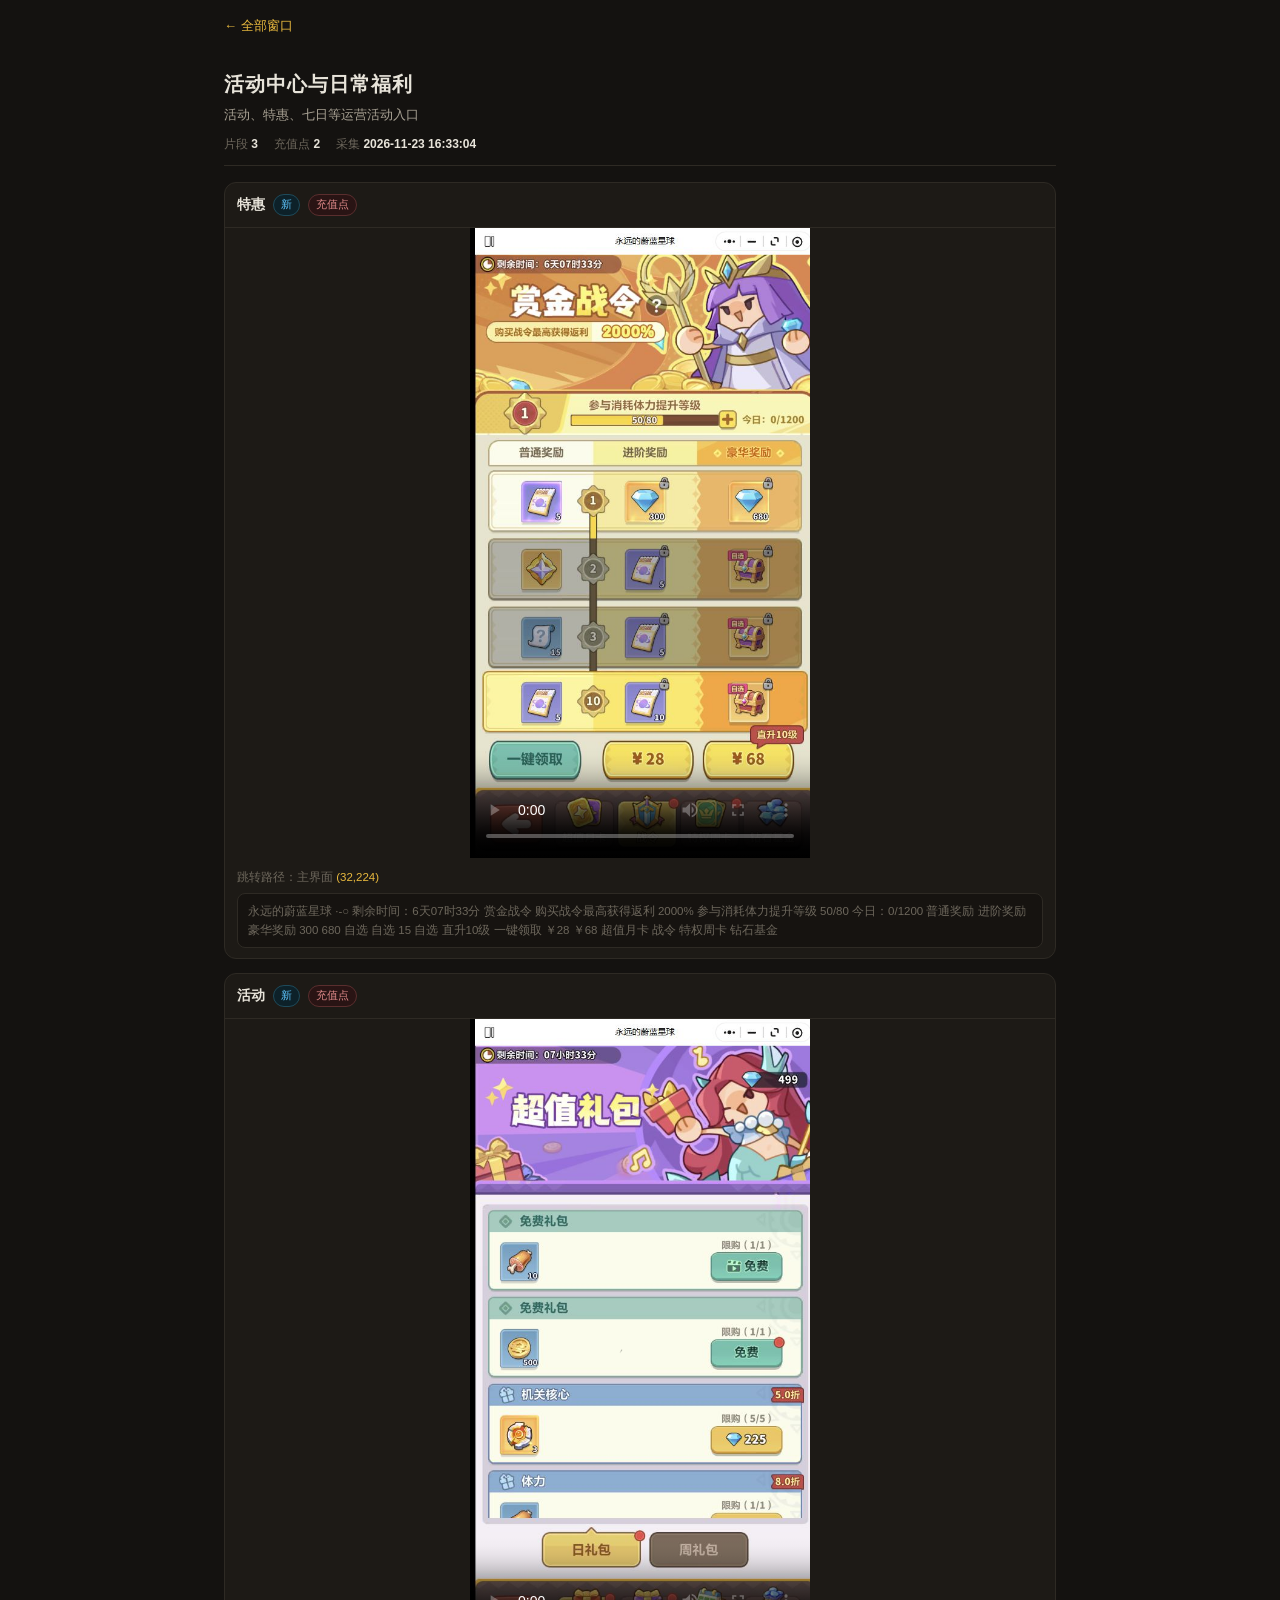
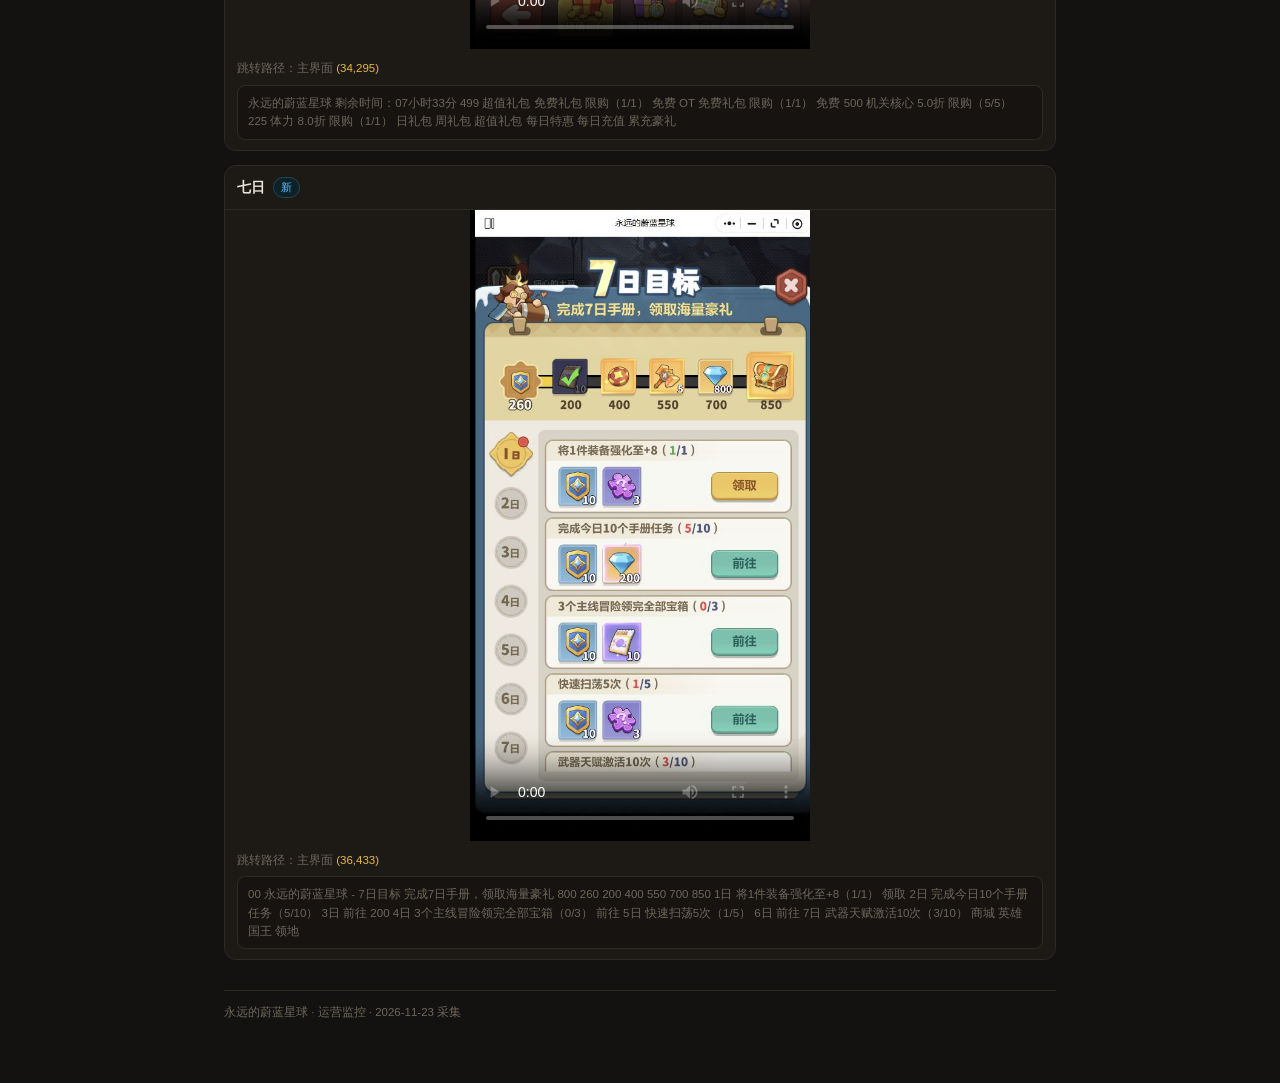
<file: monitor/w/activities.html>
<!doctype html><html lang="zh"><head><meta charset="utf-8">
<meta name="viewport" content="width=device-width,initial-scale=1">
<title>活动中心与日常福利 · 永远的蔚蓝星球运营监控</title><style>
:root { --fg:#e8e4da; --fg-dim:#a9a294; --fg-faint:#6d675c; --bg:#141210; --card:#1d1a16;
  --border:#2e2a24; --accent:#e8b93e; --good:#7fc98a; --bad:#e08a8a; --new:#5ec6ff; }
* { margin:0; padding:0; box-sizing:border-box; }
body { background:var(--bg); color:var(--fg); font:14px/1.7 -apple-system,"Segoe UI","Microsoft YaHei",sans-serif; }
a { color:inherit; text-decoration:none; }
.wrap { max-width:860px; margin:0 auto; padding:14px 14px 60px; }
header.mh { padding:18px 0 10px; border-bottom:1px solid var(--border); margin-bottom:16px; }
header.mh h1 { font-size:20px; letter-spacing:1px; }
header.mh .sub { color:var(--fg-dim); font-size:12.5px; margin-top:4px; }
header.mh .sub b { color:var(--accent); font-weight:600; }
.stats { display:flex; gap:16px; margin-top:8px; font-size:12px; color:var(--fg-faint); flex-wrap:wrap; }
.stats b { color:var(--fg); }
.grid { display:grid; grid-template-columns:repeat(auto-fill,minmax(240px,1fr)); gap:12px; }
.card { background:var(--card); border:1px solid var(--border); border-radius:12px; overflow:hidden;
  display:flex; flex-direction:column; transition:border-color .15s; }
.card:hover { border-color:var(--accent); }
.card .thumbs { display:flex; height:86px; overflow:hidden; }
.card .thumbs img { width:33.4%; object-fit:cover; object-position:top; flex:1; min-width:0;
  border-right:1px solid var(--border); }
.card .thumbs img:last-child { border-right:0; }
.card .body { padding:10px 12px 12px; display:flex; flex-direction:column; gap:6px; flex:1; }
.card h3 { font-size:15px; font-weight:600; display:flex; align-items:center; gap:6px; flex-wrap:wrap; }
.card .desc { font-size:12px; color:var(--fg-dim); line-height:1.55; }
.badges { display:flex; gap:5px; flex-wrap:wrap; margin-top:auto; padding-top:6px; }
.b { font-size:10.5px; padding:1px 7px; border-radius:20px; border:1px solid var(--border); color:var(--fg-dim); }
.b.act { color:var(--accent); border-color:#5a4a1e; background:#241d0d; }
.b.new { color:var(--new); border-color:#1e4a5a; background:#0d2129; }
.b.money { color:var(--bad); border-color:#5a2e2e; background:#291414; }
.b.n { color:var(--fg-faint); }
.daytag { font-size:11px; color:var(--fg-faint); margin:22px 0 10px; border-bottom:1px dashed var(--border); padding-bottom:6px; }
/* detail */
.clip { background:var(--card); border:1px solid var(--border); border-radius:12px; margin-bottom:14px; overflow:hidden; }
.clip .head { padding:10px 12px; display:flex; align-items:center; gap:8px; flex-wrap:wrap;
  border-bottom:1px solid var(--border); }
.clip .head h4 { font-size:14px; font-weight:600; }
.clip video { width:100%; max-width:340px; display:block; margin:0 auto; background:#000; }
.clip .meta { padding:10px 12px; font-size:12px; color:var(--fg-dim); display:flex; flex-direction:column; gap:6px; }
.clip .path { font-size:11.5px; color:var(--fg-faint); }
.clip .path b { color:var(--accent); font-weight:500; }
.clip .ocr { background:#161310; border:1px solid var(--border); border-radius:8px; padding:8px 10px;
  font-size:11.5px; line-height:1.6; color:var(--fg-faint); max-height:120px; overflow:auto; white-space:pre-wrap; }
.badge { font-size:10.5px; padding:1px 7px; border-radius:20px; border:1px solid var(--border); }
.badge.money { color:var(--bad); border-color:#5a2e2e; background:#291414; }
.badge.new { color:var(--new); border-color:#1e4a5a; background:#0d2129; }
.badge.lock { color:var(--fg-faint); }
.back { display:inline-block; margin-bottom:12px; color:var(--accent); font-size:13px; }
footer { margin-top:30px; padding-top:12px; border-top:1px solid var(--border); color:var(--fg-faint); font-size:11.5px; }
</style></head>
<body><div class="wrap">
<a class="back" href="../index.html">← 全部窗口</a>
<header class="mh"><h1>活动中心与日常福利</h1>
<div class="sub">活动、特惠、七日等运营活动入口</div>
<div class="stats"><span>片段 <b>3</b></span><span>充值点 <b>2</b></span><span>采集 <b>2026-11-23 16:33:04</b></span></div>
</header>
<div class="clip">
  <div class="head"><h4>特惠</h4><span class="badge new">新</span><span class="badge money">充值点</span></div>
  <video controls playsinline preload="metadata" poster="../thumbs/activities/tehui.jpg"><source src="../videos/activities/tehui.mp4" type="video/mp4"></video>
  <div class="meta">
    <div class="path">跳转路径：主界面 <b>(32,224)</b></div>
    <div class="ocr">永远的蔚蓝星球 ·-○ 剩余时间：6天07时33分 赏金战令 购买战令最高获得返利 2000% 参与消耗体力提升等级 50/80 今日：0/1200 普通奖励 进阶奖励 豪华奖励 300 680 自选 自选 15 自选 直升10级 一键领取 ￥28 ￥68 超值月卡 战令 特权周卡 钻石基金</div>
    
  </div>
</div>
<div class="clip">
  <div class="head"><h4>活动</h4><span class="badge new">新</span><span class="badge money">充值点</span></div>
  <video controls playsinline preload="metadata" poster="../thumbs/activities/huodong.jpg"><source src="../videos/activities/huodong.mp4" type="video/mp4"></video>
  <div class="meta">
    <div class="path">跳转路径：主界面 <b>(34,295)</b></div>
    <div class="ocr">永远的蔚蓝星球 剩余时间：07小时33分 499 超值礼包 免费礼包 限购（1/1） 免费 OT 免费礼包 限购（1/1） 免费 500 机关核心 5.0折 限购（5/5） 225 体力 8.0折 限购（1/1） 日礼包 周礼包 超值礼包 每日特惠 每日充值 累充豪礼</div>
    
  </div>
</div>
<div class="clip">
  <div class="head"><h4>七日</h4><span class="badge new">新</span></div>
  <video controls playsinline preload="metadata" poster="../thumbs/activities/qiri.jpg"><source src="../videos/activities/qiri.mp4" type="video/mp4"></video>
  <div class="meta">
    <div class="path">跳转路径：主界面 <b>(36,433)</b></div>
    <div class="ocr">00 永远的蔚蓝星球 - 7日目标 完成7日手册，领取海量豪礼 800 260 200 400 550 700 850 1日 将1件装备强化至+8（1/1） 领取 2日 完成今日10个手册任务（5/10） 3日 前往 200 4日 3个主线冒险领完全部宝箱（0/3） 前往 5日 快速扫荡5次（1/5） 6日 前往 7日 武器天赋激活10次（3/10） 商城 英雄 国王 领地</div>
    
  </div>
</div><footer>永远的蔚蓝星球 · 运营监控 · 2026-11-23 采集</footer></div></body></html>
</file>
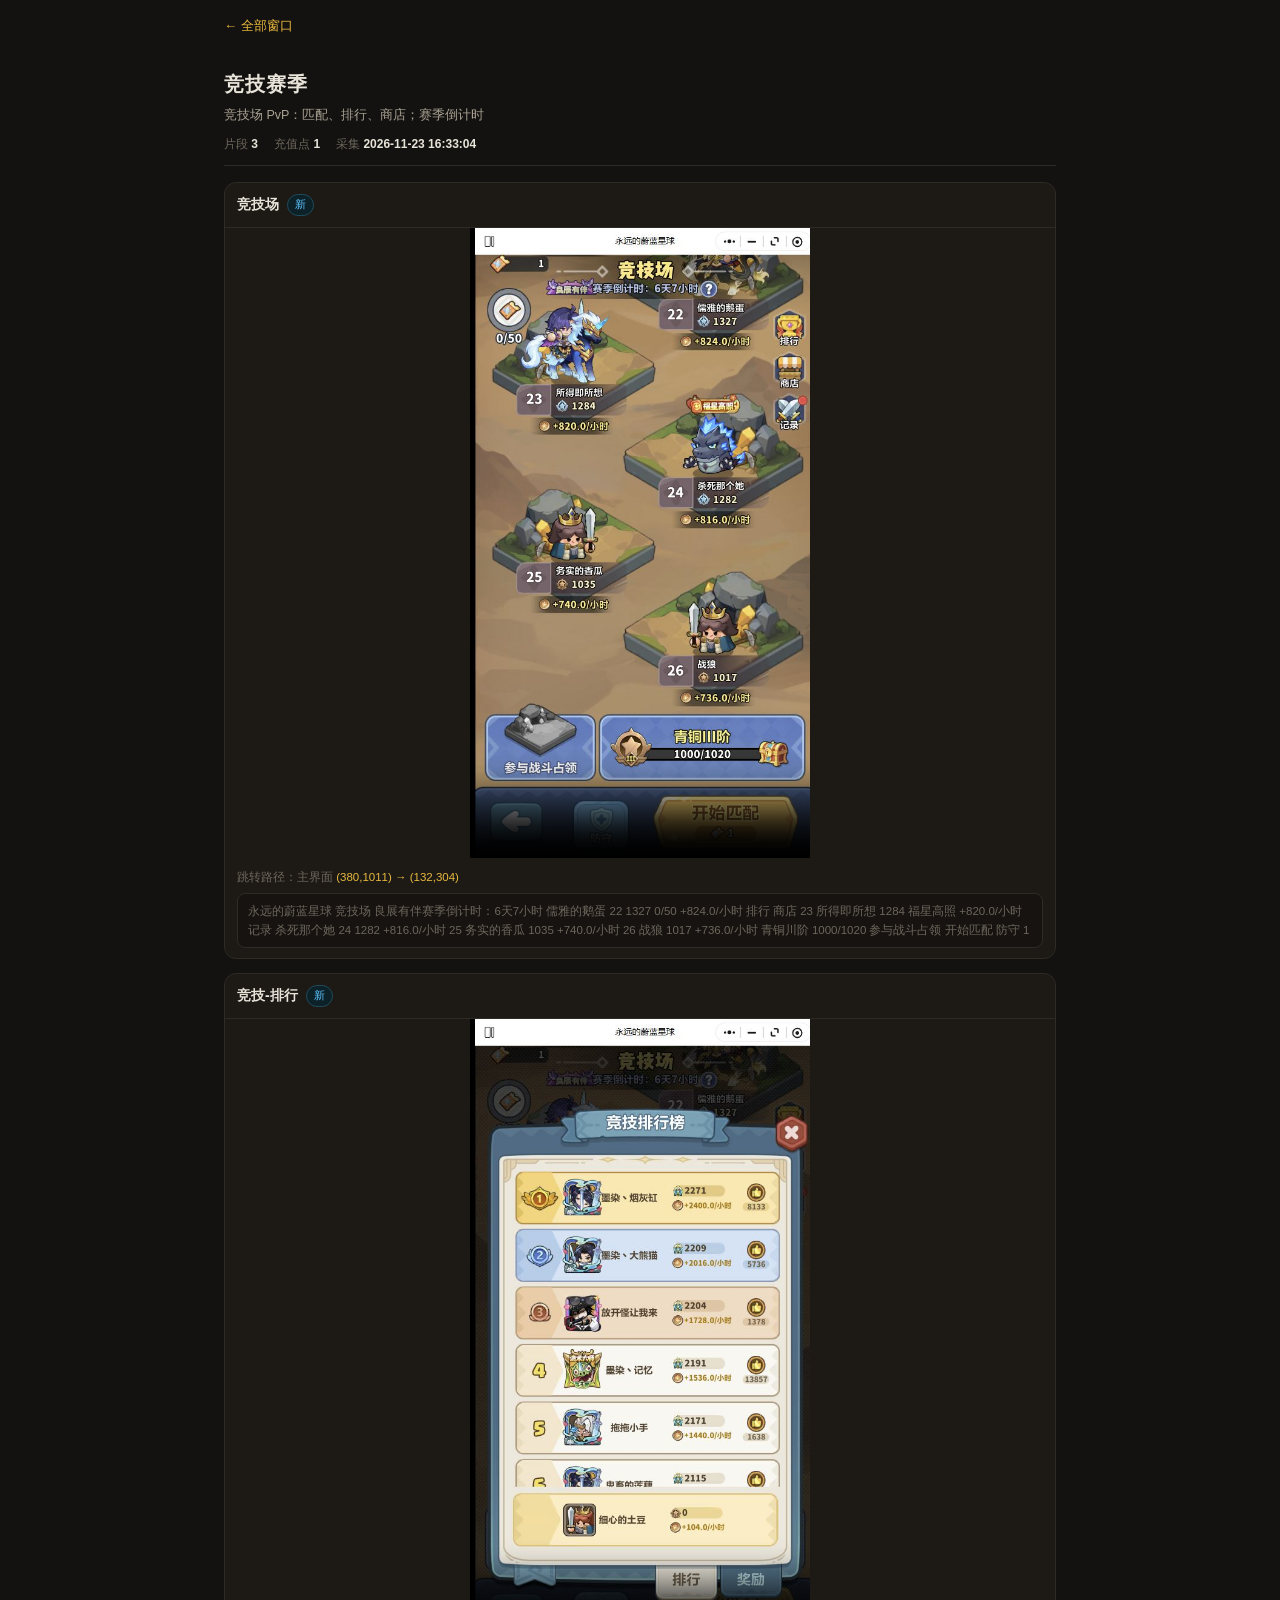
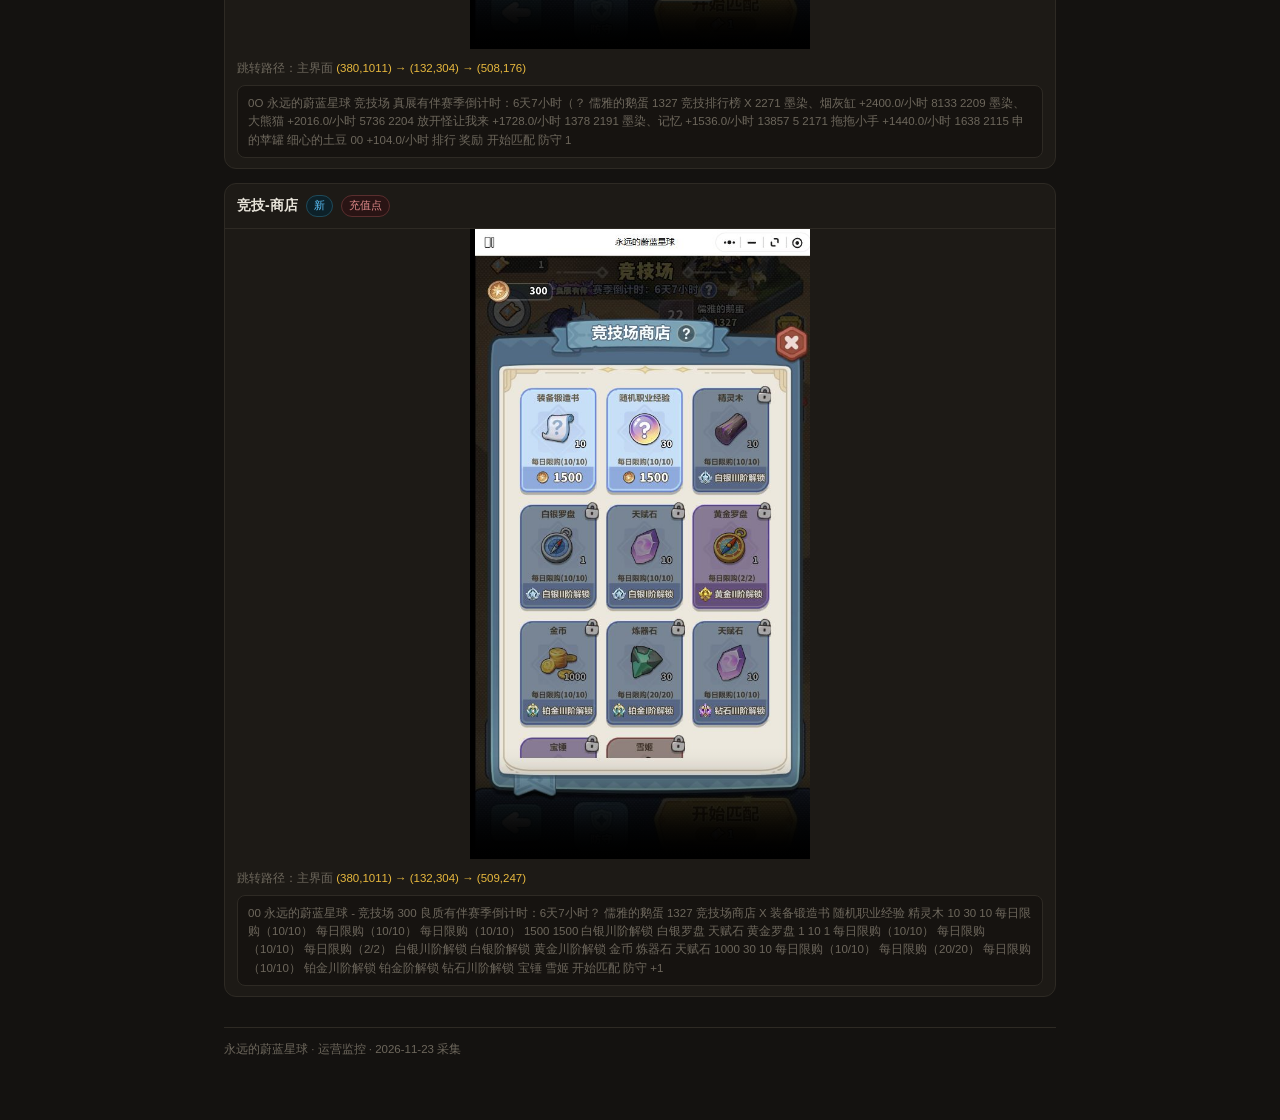
<file: monitor/w/arena-season.html>
<!doctype html><html lang="zh"><head><meta charset="utf-8">
<meta name="viewport" content="width=device-width,initial-scale=1">
<title>竞技赛季 · 永远的蔚蓝星球运营监控</title><style>
:root { --fg:#e8e4da; --fg-dim:#a9a294; --fg-faint:#6d675c; --bg:#141210; --card:#1d1a16;
  --border:#2e2a24; --accent:#e8b93e; --good:#7fc98a; --bad:#e08a8a; --new:#5ec6ff; }
* { margin:0; padding:0; box-sizing:border-box; }
body { background:var(--bg); color:var(--fg); font:14px/1.7 -apple-system,"Segoe UI","Microsoft YaHei",sans-serif; }
a { color:inherit; text-decoration:none; }
.wrap { max-width:860px; margin:0 auto; padding:14px 14px 60px; }
header.mh { padding:18px 0 10px; border-bottom:1px solid var(--border); margin-bottom:16px; }
header.mh h1 { font-size:20px; letter-spacing:1px; }
header.mh .sub { color:var(--fg-dim); font-size:12.5px; margin-top:4px; }
header.mh .sub b { color:var(--accent); font-weight:600; }
.stats { display:flex; gap:16px; margin-top:8px; font-size:12px; color:var(--fg-faint); flex-wrap:wrap; }
.stats b { color:var(--fg); }
.grid { display:grid; grid-template-columns:repeat(auto-fill,minmax(240px,1fr)); gap:12px; }
.card { background:var(--card); border:1px solid var(--border); border-radius:12px; overflow:hidden;
  display:flex; flex-direction:column; transition:border-color .15s; }
.card:hover { border-color:var(--accent); }
.card .thumbs { display:flex; height:86px; overflow:hidden; }
.card .thumbs img { width:33.4%; object-fit:cover; object-position:top; flex:1; min-width:0;
  border-right:1px solid var(--border); }
.card .thumbs img:last-child { border-right:0; }
.card .body { padding:10px 12px 12px; display:flex; flex-direction:column; gap:6px; flex:1; }
.card h3 { font-size:15px; font-weight:600; display:flex; align-items:center; gap:6px; flex-wrap:wrap; }
.card .desc { font-size:12px; color:var(--fg-dim); line-height:1.55; }
.badges { display:flex; gap:5px; flex-wrap:wrap; margin-top:auto; padding-top:6px; }
.b { font-size:10.5px; padding:1px 7px; border-radius:20px; border:1px solid var(--border); color:var(--fg-dim); }
.b.act { color:var(--accent); border-color:#5a4a1e; background:#241d0d; }
.b.new { color:var(--new); border-color:#1e4a5a; background:#0d2129; }
.b.money { color:var(--bad); border-color:#5a2e2e; background:#291414; }
.b.n { color:var(--fg-faint); }
.daytag { font-size:11px; color:var(--fg-faint); margin:22px 0 10px; border-bottom:1px dashed var(--border); padding-bottom:6px; }
/* detail */
.clip { background:var(--card); border:1px solid var(--border); border-radius:12px; margin-bottom:14px; overflow:hidden; }
.clip .head { padding:10px 12px; display:flex; align-items:center; gap:8px; flex-wrap:wrap;
  border-bottom:1px solid var(--border); }
.clip .head h4 { font-size:14px; font-weight:600; }
.clip video { width:100%; max-width:340px; display:block; margin:0 auto; background:#000; }
.clip .meta { padding:10px 12px; font-size:12px; color:var(--fg-dim); display:flex; flex-direction:column; gap:6px; }
.clip .path { font-size:11.5px; color:var(--fg-faint); }
.clip .path b { color:var(--accent); font-weight:500; }
.clip .ocr { background:#161310; border:1px solid var(--border); border-radius:8px; padding:8px 10px;
  font-size:11.5px; line-height:1.6; color:var(--fg-faint); max-height:120px; overflow:auto; white-space:pre-wrap; }
.badge { font-size:10.5px; padding:1px 7px; border-radius:20px; border:1px solid var(--border); }
.badge.money { color:var(--bad); border-color:#5a2e2e; background:#291414; }
.badge.new { color:var(--new); border-color:#1e4a5a; background:#0d2129; }
.badge.lock { color:var(--fg-faint); }
.back { display:inline-block; margin-bottom:12px; color:var(--accent); font-size:13px; }
footer { margin-top:30px; padding-top:12px; border-top:1px solid var(--border); color:var(--fg-faint); font-size:11.5px; }
</style></head>
<body><div class="wrap">
<a class="back" href="../index.html">← 全部窗口</a>
<header class="mh"><h1>竞技赛季</h1>
<div class="sub">竞技场 PvP：匹配、排行、商店；赛季倒计时</div>
<div class="stats"><span>片段 <b>3</b></span><span>充值点 <b>1</b></span><span>采集 <b>2026-11-23 16:33:04</b></span></div>
</header>
<div class="clip">
  <div class="head"><h4>竞技场</h4><span class="badge new">新</span></div>
  <video controls playsinline preload="metadata" poster="../thumbs/arena-season/city-arena.jpg"><source src="../videos/arena-season/city-arena.mp4" type="video/mp4"></video>
  <div class="meta">
    <div class="path">跳转路径：主界面 <b>(380,1011) → (132,304)</b></div>
    <div class="ocr">永远的蔚蓝星球 竞技场 良展有伴赛季倒计时：6天7小时 儒雅的鹅蛋 22 1327 0/50 +824.0/小时 排行 商店 23 所得即所想 1284 福星高照 +820.0/小时 记录 杀死那个她 24 1282 +816.0/小时 25 务实的香瓜 1035 +740.0/小时 26 战狼 1017 +736.0/小时 青铜川阶 1000/1020 参与战斗占领 开始匹配 防守 1</div>
    
  </div>
</div>
<div class="clip">
  <div class="head"><h4>竞技-排行</h4><span class="badge new">新</span></div>
  <video controls playsinline preload="metadata" poster="../thumbs/arena-season/city-arena-rank.jpg"><source src="../videos/arena-season/city-arena-rank.mp4" type="video/mp4"></video>
  <div class="meta">
    <div class="path">跳转路径：主界面 <b>(380,1011) → (132,304) → (508,176)</b></div>
    <div class="ocr">0O 永远的蔚蓝星球 竞技场 真展有伴赛季倒计时：6天7小时（？ 儒雅的鹅蛋 1327 竞技排行榜 X 2271 墨染、烟灰缸 +2400.0/小时 8133 2209 墨染、大熊猫 +2016.0/小时 5736 2204 放开怪让我来 +1728.0/小时 1378 2191 墨染、记忆 +1536.0/小时 13857 5 2171 拖拖小手 +1440.0/小时 1638 2115 申的苹罐 细心的土豆 00 +104.0/小时 排行 奖励 开始匹配 防守 1</div>
    
  </div>
</div>
<div class="clip">
  <div class="head"><h4>竞技-商店</h4><span class="badge new">新</span><span class="badge money">充值点</span></div>
  <video controls playsinline preload="metadata" poster="../thumbs/arena-season/city-arena-shop.jpg"><source src="../videos/arena-season/city-arena-shop.mp4" type="video/mp4"></video>
  <div class="meta">
    <div class="path">跳转路径：主界面 <b>(380,1011) → (132,304) → (509,247)</b></div>
    <div class="ocr">00 永远的蔚蓝星球 - 竞技场 300 良质有伴赛季倒计时：6天7小时？ 儒雅的鹅蛋 1327 竞技场商店 X 装备锻造书 随机职业经验 精灵木 10 30 10 每日限购（10/10） 每日限购（10/10） 每日限购（10/10） 1500 1500 白银川阶解锁 白银罗盘 天赋石 黄金罗盘 1 10 1 每日限购（10/10） 每日限购（10/10） 每日限购（2/2） 白银川阶解锁 白银阶解锁 黄金川阶解锁 金币 炼器石 天赋石 1000 30 10 每日限购（10/10） 每日限购（20/20） 每日限购（10/10） 铂金川阶解锁 铂金阶解锁 钻石川阶解锁 宝锤 雪姬 开始匹配 防守 +1</div>
    
  </div>
</div><footer>永远的蔚蓝星球 · 运营监控 · 2026-11-23 采集</footer></div></body></html>
</file>
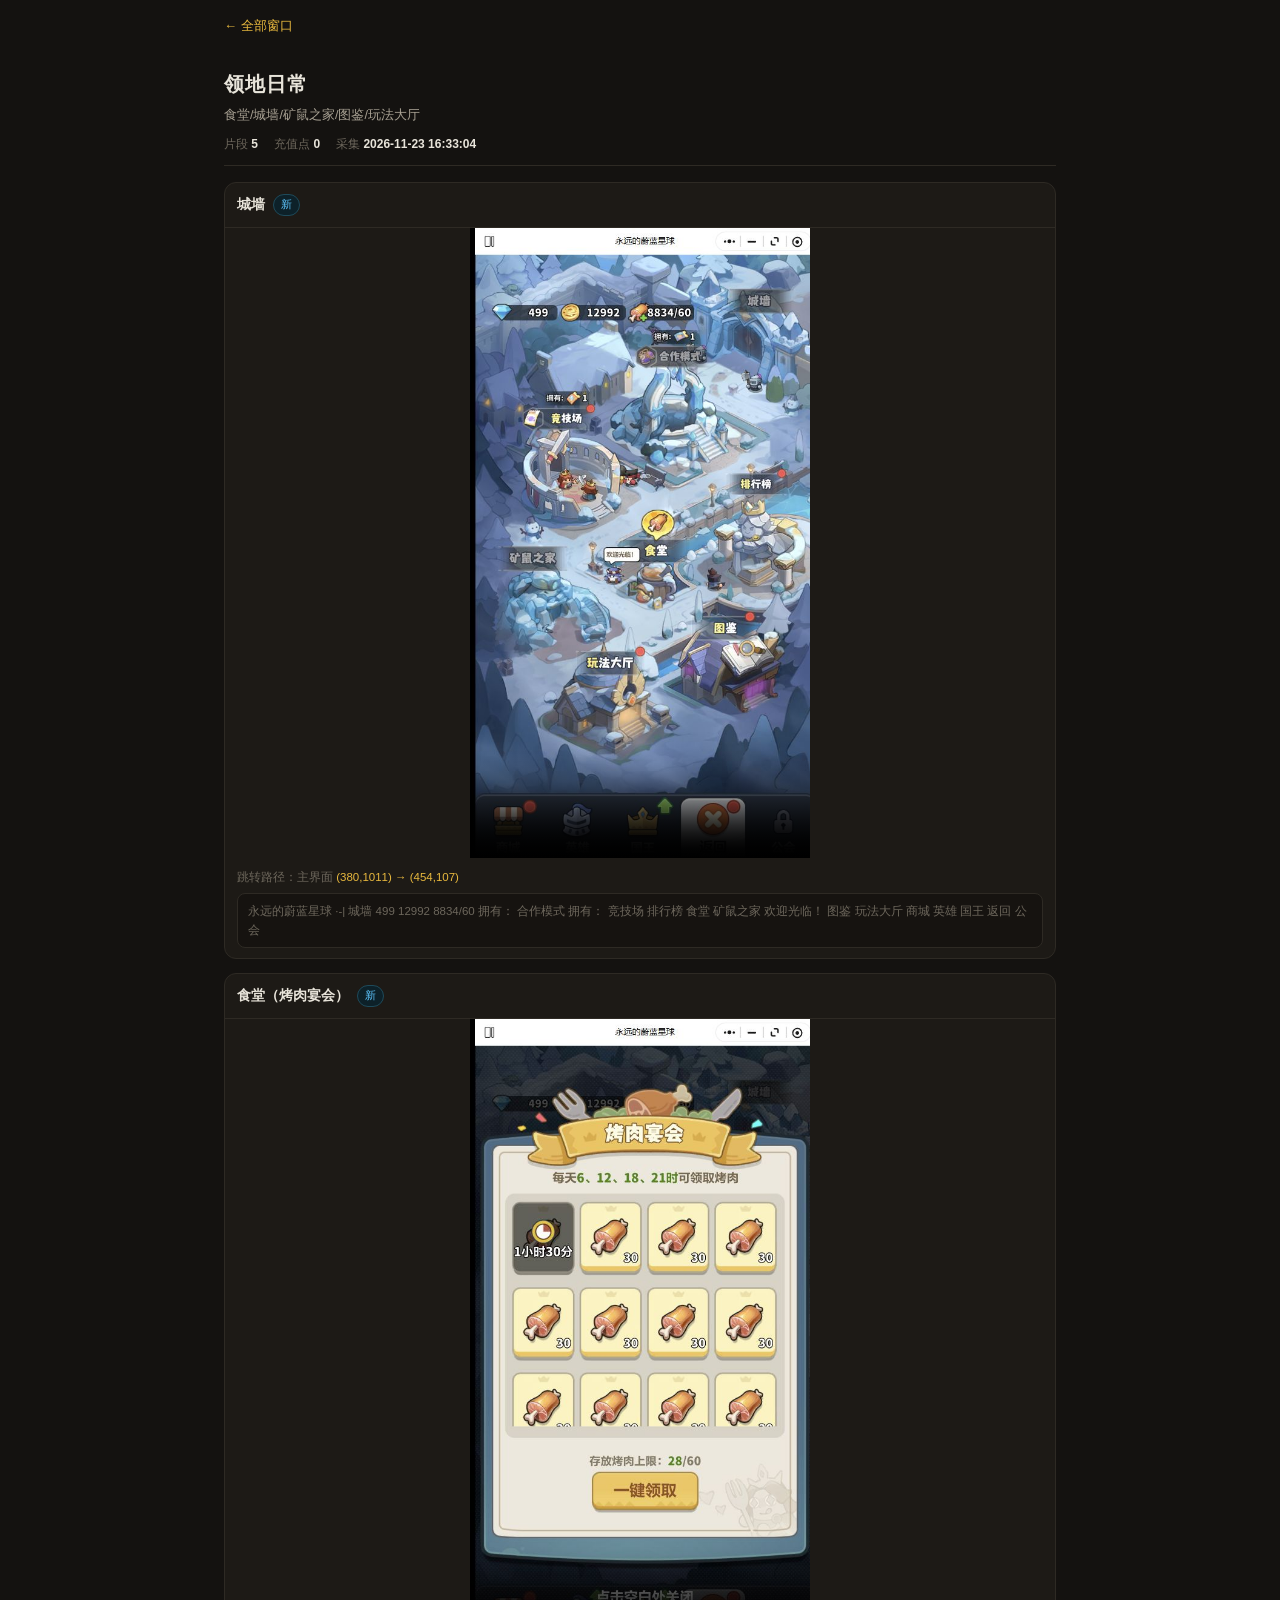
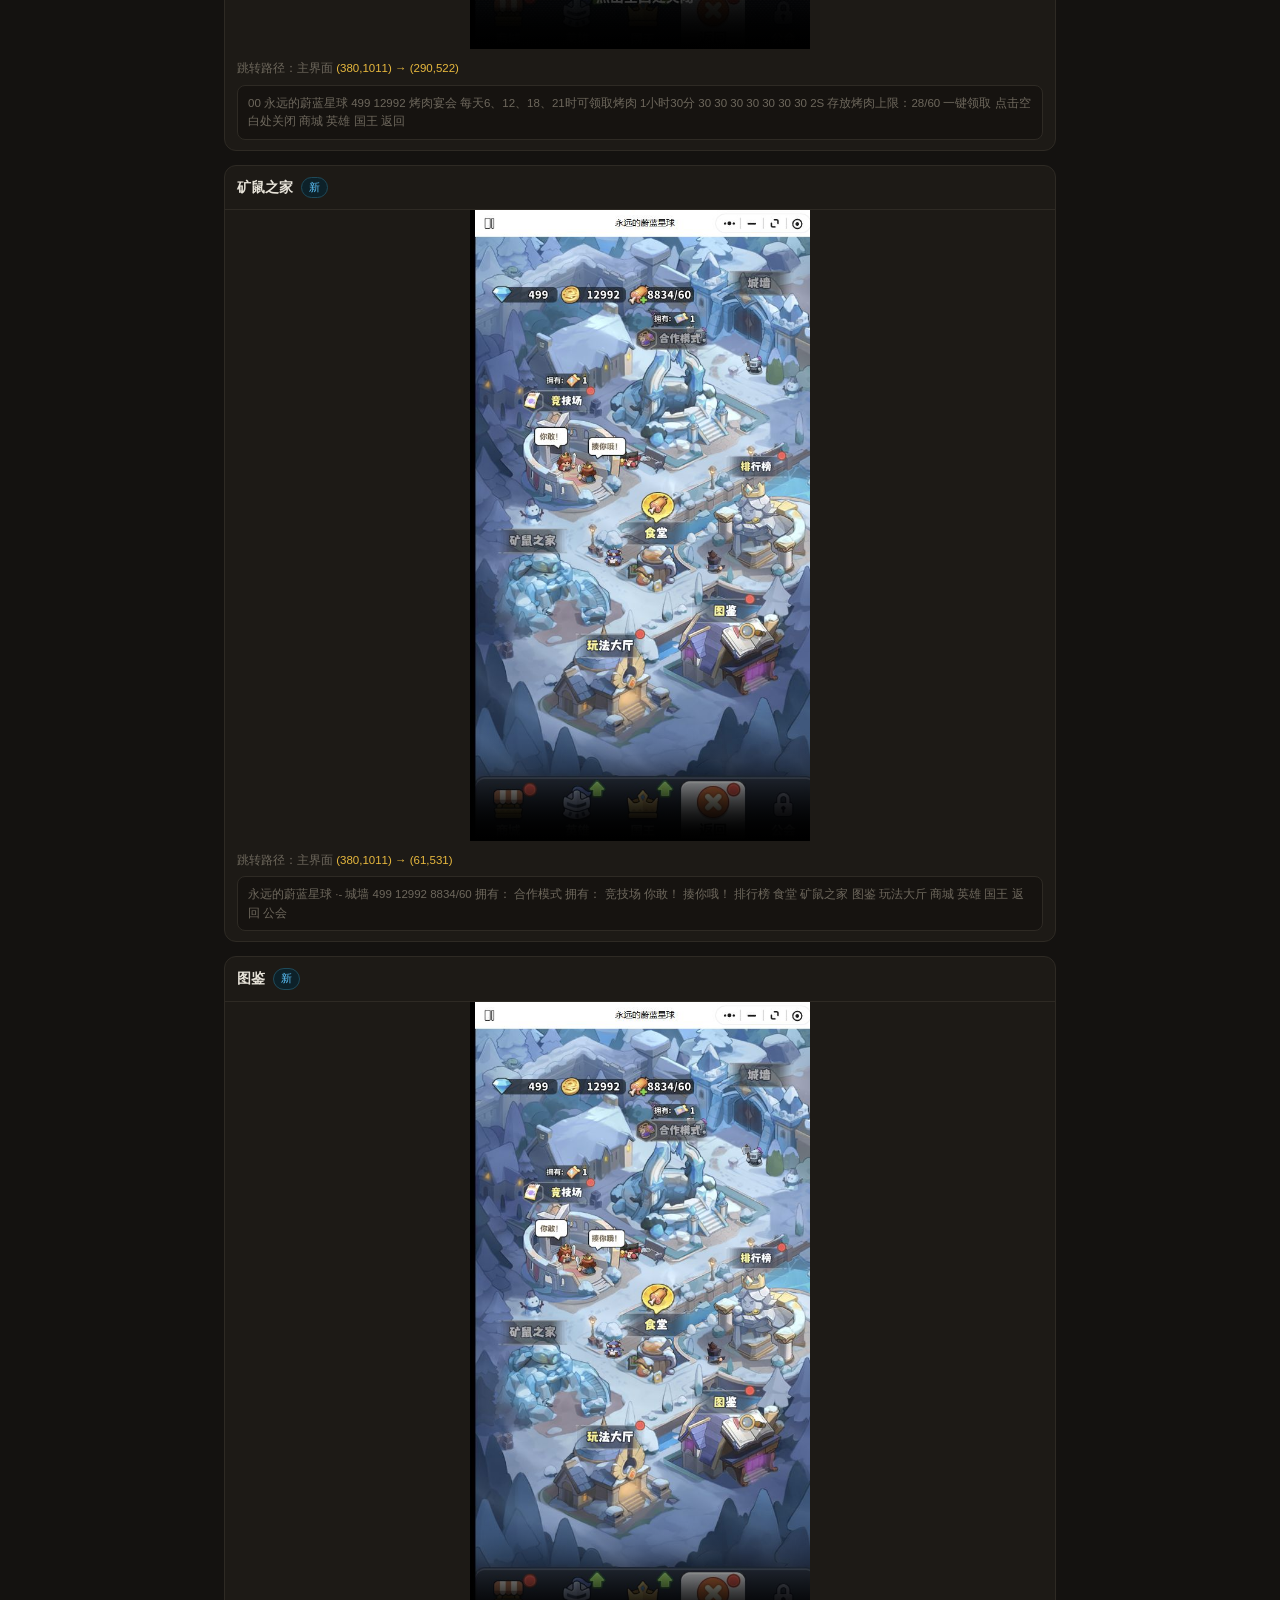
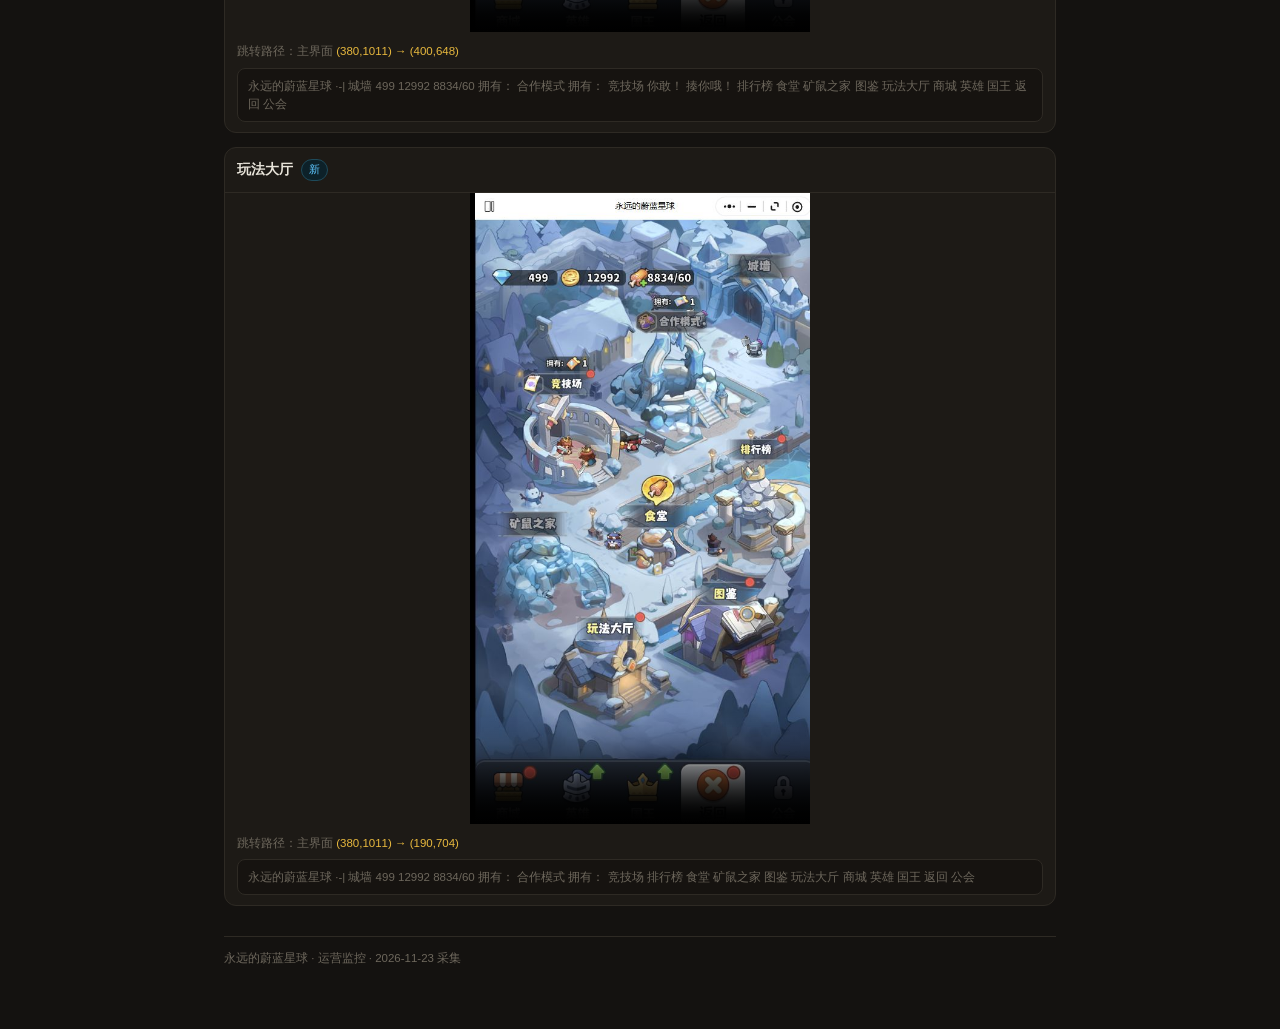
<file: monitor/w/city-daily.html>
<!doctype html><html lang="zh"><head><meta charset="utf-8">
<meta name="viewport" content="width=device-width,initial-scale=1">
<title>领地日常 · 永远的蔚蓝星球运营监控</title><style>
:root { --fg:#e8e4da; --fg-dim:#a9a294; --fg-faint:#6d675c; --bg:#141210; --card:#1d1a16;
  --border:#2e2a24; --accent:#e8b93e; --good:#7fc98a; --bad:#e08a8a; --new:#5ec6ff; }
* { margin:0; padding:0; box-sizing:border-box; }
body { background:var(--bg); color:var(--fg); font:14px/1.7 -apple-system,"Segoe UI","Microsoft YaHei",sans-serif; }
a { color:inherit; text-decoration:none; }
.wrap { max-width:860px; margin:0 auto; padding:14px 14px 60px; }
header.mh { padding:18px 0 10px; border-bottom:1px solid var(--border); margin-bottom:16px; }
header.mh h1 { font-size:20px; letter-spacing:1px; }
header.mh .sub { color:var(--fg-dim); font-size:12.5px; margin-top:4px; }
header.mh .sub b { color:var(--accent); font-weight:600; }
.stats { display:flex; gap:16px; margin-top:8px; font-size:12px; color:var(--fg-faint); flex-wrap:wrap; }
.stats b { color:var(--fg); }
.grid { display:grid; grid-template-columns:repeat(auto-fill,minmax(240px,1fr)); gap:12px; }
.card { background:var(--card); border:1px solid var(--border); border-radius:12px; overflow:hidden;
  display:flex; flex-direction:column; transition:border-color .15s; }
.card:hover { border-color:var(--accent); }
.card .thumbs { display:flex; height:86px; overflow:hidden; }
.card .thumbs img { width:33.4%; object-fit:cover; object-position:top; flex:1; min-width:0;
  border-right:1px solid var(--border); }
.card .thumbs img:last-child { border-right:0; }
.card .body { padding:10px 12px 12px; display:flex; flex-direction:column; gap:6px; flex:1; }
.card h3 { font-size:15px; font-weight:600; display:flex; align-items:center; gap:6px; flex-wrap:wrap; }
.card .desc { font-size:12px; color:var(--fg-dim); line-height:1.55; }
.badges { display:flex; gap:5px; flex-wrap:wrap; margin-top:auto; padding-top:6px; }
.b { font-size:10.5px; padding:1px 7px; border-radius:20px; border:1px solid var(--border); color:var(--fg-dim); }
.b.act { color:var(--accent); border-color:#5a4a1e; background:#241d0d; }
.b.new { color:var(--new); border-color:#1e4a5a; background:#0d2129; }
.b.money { color:var(--bad); border-color:#5a2e2e; background:#291414; }
.b.n { color:var(--fg-faint); }
.daytag { font-size:11px; color:var(--fg-faint); margin:22px 0 10px; border-bottom:1px dashed var(--border); padding-bottom:6px; }
/* detail */
.clip { background:var(--card); border:1px solid var(--border); border-radius:12px; margin-bottom:14px; overflow:hidden; }
.clip .head { padding:10px 12px; display:flex; align-items:center; gap:8px; flex-wrap:wrap;
  border-bottom:1px solid var(--border); }
.clip .head h4 { font-size:14px; font-weight:600; }
.clip video { width:100%; max-width:340px; display:block; margin:0 auto; background:#000; }
.clip .meta { padding:10px 12px; font-size:12px; color:var(--fg-dim); display:flex; flex-direction:column; gap:6px; }
.clip .path { font-size:11.5px; color:var(--fg-faint); }
.clip .path b { color:var(--accent); font-weight:500; }
.clip .ocr { background:#161310; border:1px solid var(--border); border-radius:8px; padding:8px 10px;
  font-size:11.5px; line-height:1.6; color:var(--fg-faint); max-height:120px; overflow:auto; white-space:pre-wrap; }
.badge { font-size:10.5px; padding:1px 7px; border-radius:20px; border:1px solid var(--border); }
.badge.money { color:var(--bad); border-color:#5a2e2e; background:#291414; }
.badge.new { color:var(--new); border-color:#1e4a5a; background:#0d2129; }
.badge.lock { color:var(--fg-faint); }
.back { display:inline-block; margin-bottom:12px; color:var(--accent); font-size:13px; }
footer { margin-top:30px; padding-top:12px; border-top:1px solid var(--border); color:var(--fg-faint); font-size:11.5px; }
</style></head>
<body><div class="wrap">
<a class="back" href="../index.html">← 全部窗口</a>
<header class="mh"><h1>领地日常</h1>
<div class="sub">食堂/城墙/矿鼠之家/图鉴/玩法大厅</div>
<div class="stats"><span>片段 <b>5</b></span><span>充值点 <b>0</b></span><span>采集 <b>2026-11-23 16:33:04</b></span></div>
</header>
<div class="clip">
  <div class="head"><h4>城墙</h4><span class="badge new">新</span></div>
  <video controls playsinline preload="metadata" poster="../thumbs/city-daily/city-wall.jpg"><source src="../videos/city-daily/city-wall.mp4" type="video/mp4"></video>
  <div class="meta">
    <div class="path">跳转路径：主界面 <b>(380,1011) → (454,107)</b></div>
    <div class="ocr">永远的蔚蓝星球 ·-| 城墙 499 12992 8834/60 拥有： 合作模式 拥有： 竞技场 排行榜 食堂 矿鼠之家 欢迎光临！ 图鉴 玩法大斤 商城 英雄 国王 返回 公会</div>
    
  </div>
</div>
<div class="clip">
  <div class="head"><h4>食堂（烤肉宴会）</h4><span class="badge new">新</span></div>
  <video controls playsinline preload="metadata" poster="../thumbs/city-daily/city-canteen.jpg"><source src="../videos/city-daily/city-canteen.mp4" type="video/mp4"></video>
  <div class="meta">
    <div class="path">跳转路径：主界面 <b>(380,1011) → (290,522)</b></div>
    <div class="ocr">00 永远的蔚蓝星球 499 12992 烤肉宴会 每天6、12、18、21时可领取烤肉 1小时30分 30 30 30 30 30 30 30 2S 存放烤肉上限：28/60 一键领取 点击空白处关闭 商城 英雄 国王 返回</div>
    
  </div>
</div>
<div class="clip">
  <div class="head"><h4>矿鼠之家</h4><span class="badge new">新</span></div>
  <video controls playsinline preload="metadata" poster="../thumbs/city-daily/city-mine.jpg"><source src="../videos/city-daily/city-mine.mp4" type="video/mp4"></video>
  <div class="meta">
    <div class="path">跳转路径：主界面 <b>(380,1011) → (61,531)</b></div>
    <div class="ocr">永远的蔚蓝星球 ·- 城墙 499 12992 8834/60 拥有： 合作模式 拥有： 竞技场 你敢！ 揍你哦！ 排行榜 食堂 矿鼠之家 图鉴 玩法大斤 商城 英雄 国王 返回 公会</div>
    
  </div>
</div>
<div class="clip">
  <div class="head"><h4>图鉴</h4><span class="badge new">新</span></div>
  <video controls playsinline preload="metadata" poster="../thumbs/city-daily/city-tujian.jpg"><source src="../videos/city-daily/city-tujian.mp4" type="video/mp4"></video>
  <div class="meta">
    <div class="path">跳转路径：主界面 <b>(380,1011) → (400,648)</b></div>
    <div class="ocr">永远的蔚蓝星球 ·-| 城墙 499 12992 8834/60 拥有： 合作模式 拥有： 竞技场 你敢！ 揍你哦！ 排行榜 食堂 矿鼠之家 图鉴 玩法大厅 商城 英雄 国王 返回 公会</div>
    
  </div>
</div>
<div class="clip">
  <div class="head"><h4>玩法大厅</h4><span class="badge new">新</span></div>
  <video controls playsinline preload="metadata" poster="../thumbs/city-daily/city-hall.jpg"><source src="../videos/city-daily/city-hall.mp4" type="video/mp4"></video>
  <div class="meta">
    <div class="path">跳转路径：主界面 <b>(380,1011) → (190,704)</b></div>
    <div class="ocr">永远的蔚蓝星球 ·-| 城墙 499 12992 8834/60 拥有： 合作模式 拥有： 竞技场 排行榜 食堂 矿鼠之家 图鉴 玩法大斤 商城 英雄 国王 返回 公会</div>
    
  </div>
</div><footer>永远的蔚蓝星球 · 运营监控 · 2026-11-23 采集</footer></div></body></html>
</file>
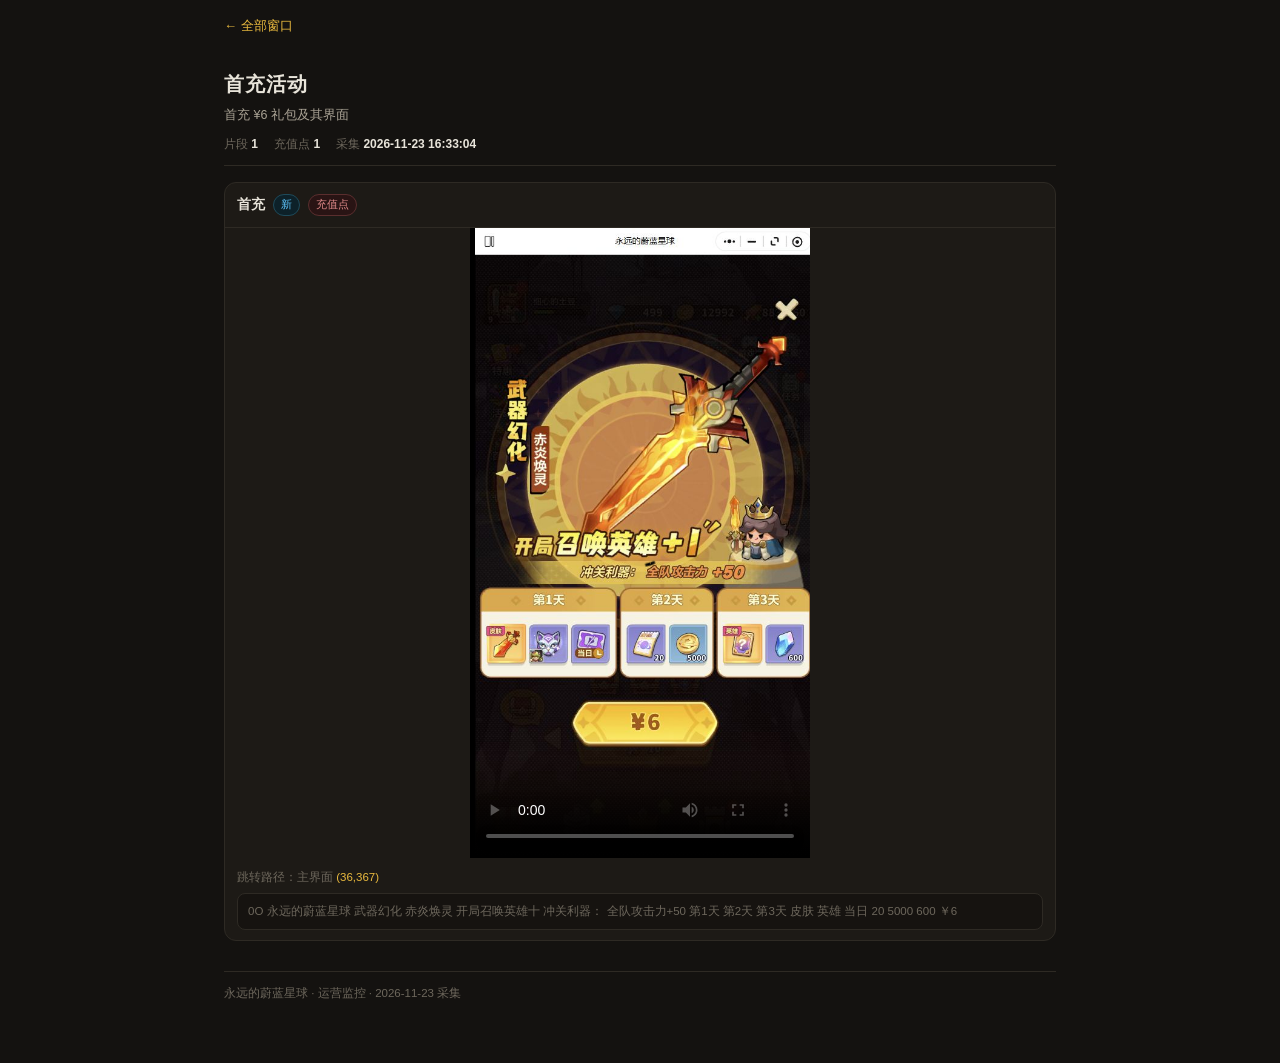
<file: monitor/w/first-charge.html>
<!doctype html><html lang="zh"><head><meta charset="utf-8">
<meta name="viewport" content="width=device-width,initial-scale=1">
<title>首充活动 · 永远的蔚蓝星球运营监控</title><style>
:root { --fg:#e8e4da; --fg-dim:#a9a294; --fg-faint:#6d675c; --bg:#141210; --card:#1d1a16;
  --border:#2e2a24; --accent:#e8b93e; --good:#7fc98a; --bad:#e08a8a; --new:#5ec6ff; }
* { margin:0; padding:0; box-sizing:border-box; }
body { background:var(--bg); color:var(--fg); font:14px/1.7 -apple-system,"Segoe UI","Microsoft YaHei",sans-serif; }
a { color:inherit; text-decoration:none; }
.wrap { max-width:860px; margin:0 auto; padding:14px 14px 60px; }
header.mh { padding:18px 0 10px; border-bottom:1px solid var(--border); margin-bottom:16px; }
header.mh h1 { font-size:20px; letter-spacing:1px; }
header.mh .sub { color:var(--fg-dim); font-size:12.5px; margin-top:4px; }
header.mh .sub b { color:var(--accent); font-weight:600; }
.stats { display:flex; gap:16px; margin-top:8px; font-size:12px; color:var(--fg-faint); flex-wrap:wrap; }
.stats b { color:var(--fg); }
.grid { display:grid; grid-template-columns:repeat(auto-fill,minmax(240px,1fr)); gap:12px; }
.card { background:var(--card); border:1px solid var(--border); border-radius:12px; overflow:hidden;
  display:flex; flex-direction:column; transition:border-color .15s; }
.card:hover { border-color:var(--accent); }
.card .thumbs { display:flex; height:86px; overflow:hidden; }
.card .thumbs img { width:33.4%; object-fit:cover; object-position:top; flex:1; min-width:0;
  border-right:1px solid var(--border); }
.card .thumbs img:last-child { border-right:0; }
.card .body { padding:10px 12px 12px; display:flex; flex-direction:column; gap:6px; flex:1; }
.card h3 { font-size:15px; font-weight:600; display:flex; align-items:center; gap:6px; flex-wrap:wrap; }
.card .desc { font-size:12px; color:var(--fg-dim); line-height:1.55; }
.badges { display:flex; gap:5px; flex-wrap:wrap; margin-top:auto; padding-top:6px; }
.b { font-size:10.5px; padding:1px 7px; border-radius:20px; border:1px solid var(--border); color:var(--fg-dim); }
.b.act { color:var(--accent); border-color:#5a4a1e; background:#241d0d; }
.b.new { color:var(--new); border-color:#1e4a5a; background:#0d2129; }
.b.money { color:var(--bad); border-color:#5a2e2e; background:#291414; }
.b.n { color:var(--fg-faint); }
.daytag { font-size:11px; color:var(--fg-faint); margin:22px 0 10px; border-bottom:1px dashed var(--border); padding-bottom:6px; }
/* detail */
.clip { background:var(--card); border:1px solid var(--border); border-radius:12px; margin-bottom:14px; overflow:hidden; }
.clip .head { padding:10px 12px; display:flex; align-items:center; gap:8px; flex-wrap:wrap;
  border-bottom:1px solid var(--border); }
.clip .head h4 { font-size:14px; font-weight:600; }
.clip video { width:100%; max-width:340px; display:block; margin:0 auto; background:#000; }
.clip .meta { padding:10px 12px; font-size:12px; color:var(--fg-dim); display:flex; flex-direction:column; gap:6px; }
.clip .path { font-size:11.5px; color:var(--fg-faint); }
.clip .path b { color:var(--accent); font-weight:500; }
.clip .ocr { background:#161310; border:1px solid var(--border); border-radius:8px; padding:8px 10px;
  font-size:11.5px; line-height:1.6; color:var(--fg-faint); max-height:120px; overflow:auto; white-space:pre-wrap; }
.badge { font-size:10.5px; padding:1px 7px; border-radius:20px; border:1px solid var(--border); }
.badge.money { color:var(--bad); border-color:#5a2e2e; background:#291414; }
.badge.new { color:var(--new); border-color:#1e4a5a; background:#0d2129; }
.badge.lock { color:var(--fg-faint); }
.back { display:inline-block; margin-bottom:12px; color:var(--accent); font-size:13px; }
footer { margin-top:30px; padding-top:12px; border-top:1px solid var(--border); color:var(--fg-faint); font-size:11.5px; }
</style></head>
<body><div class="wrap">
<a class="back" href="../index.html">← 全部窗口</a>
<header class="mh"><h1>首充活动</h1>
<div class="sub">首充 ¥6 礼包及其界面</div>
<div class="stats"><span>片段 <b>1</b></span><span>充值点 <b>1</b></span><span>采集 <b>2026-11-23 16:33:04</b></span></div>
</header>
<div class="clip">
  <div class="head"><h4>首充</h4><span class="badge new">新</span><span class="badge money">充值点</span></div>
  <video controls playsinline preload="metadata" poster="../thumbs/first-charge/shouchong.jpg"><source src="../videos/first-charge/shouchong.mp4" type="video/mp4"></video>
  <div class="meta">
    <div class="path">跳转路径：主界面 <b>(36,367)</b></div>
    <div class="ocr">0O 永远的蔚蓝星球 武器幻化 赤炎焕灵 开局召唤英雄十 冲关利器： 全队攻击力+50 第1天 第2天 第3天 皮肤 英雄 当日 20 5000 600 ￥6</div>
    
  </div>
</div><footer>永远的蔚蓝星球 · 运营监控 · 2026-11-23 采集</footer></div></body></html>
</file>
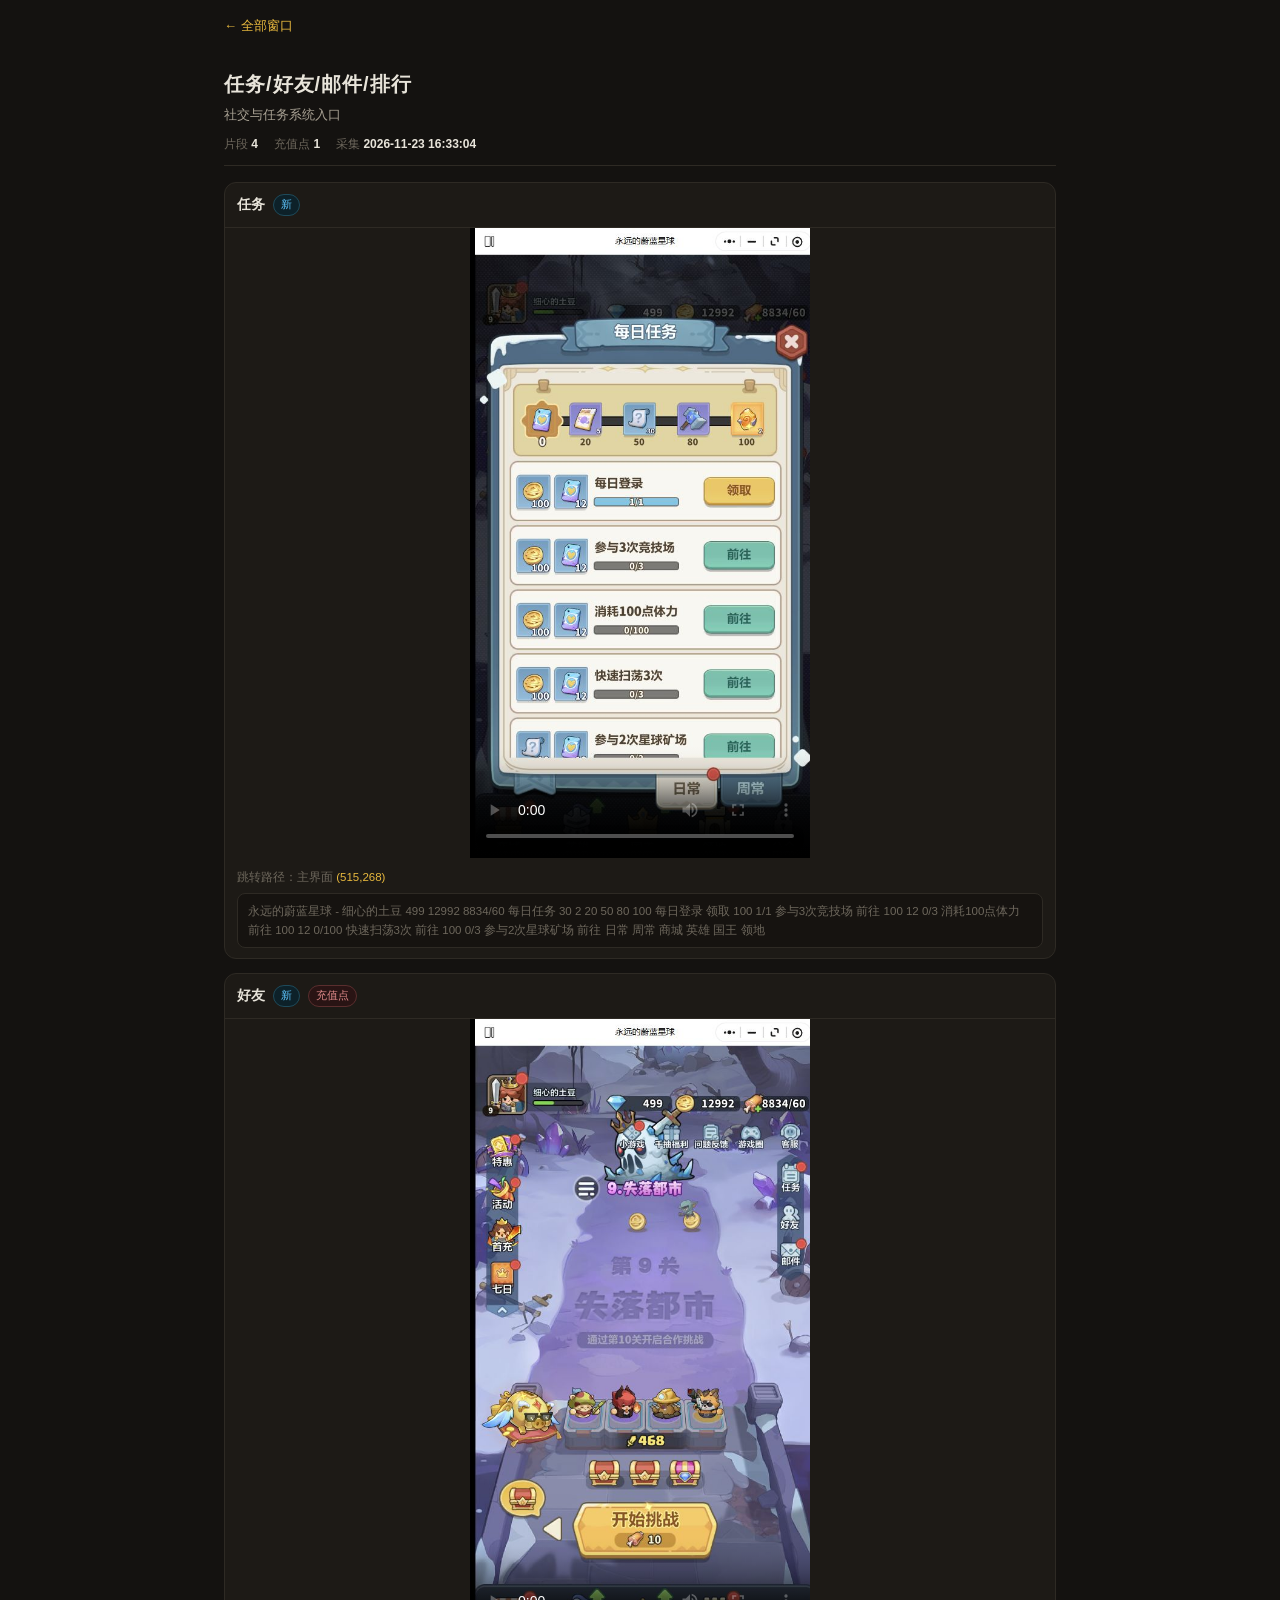
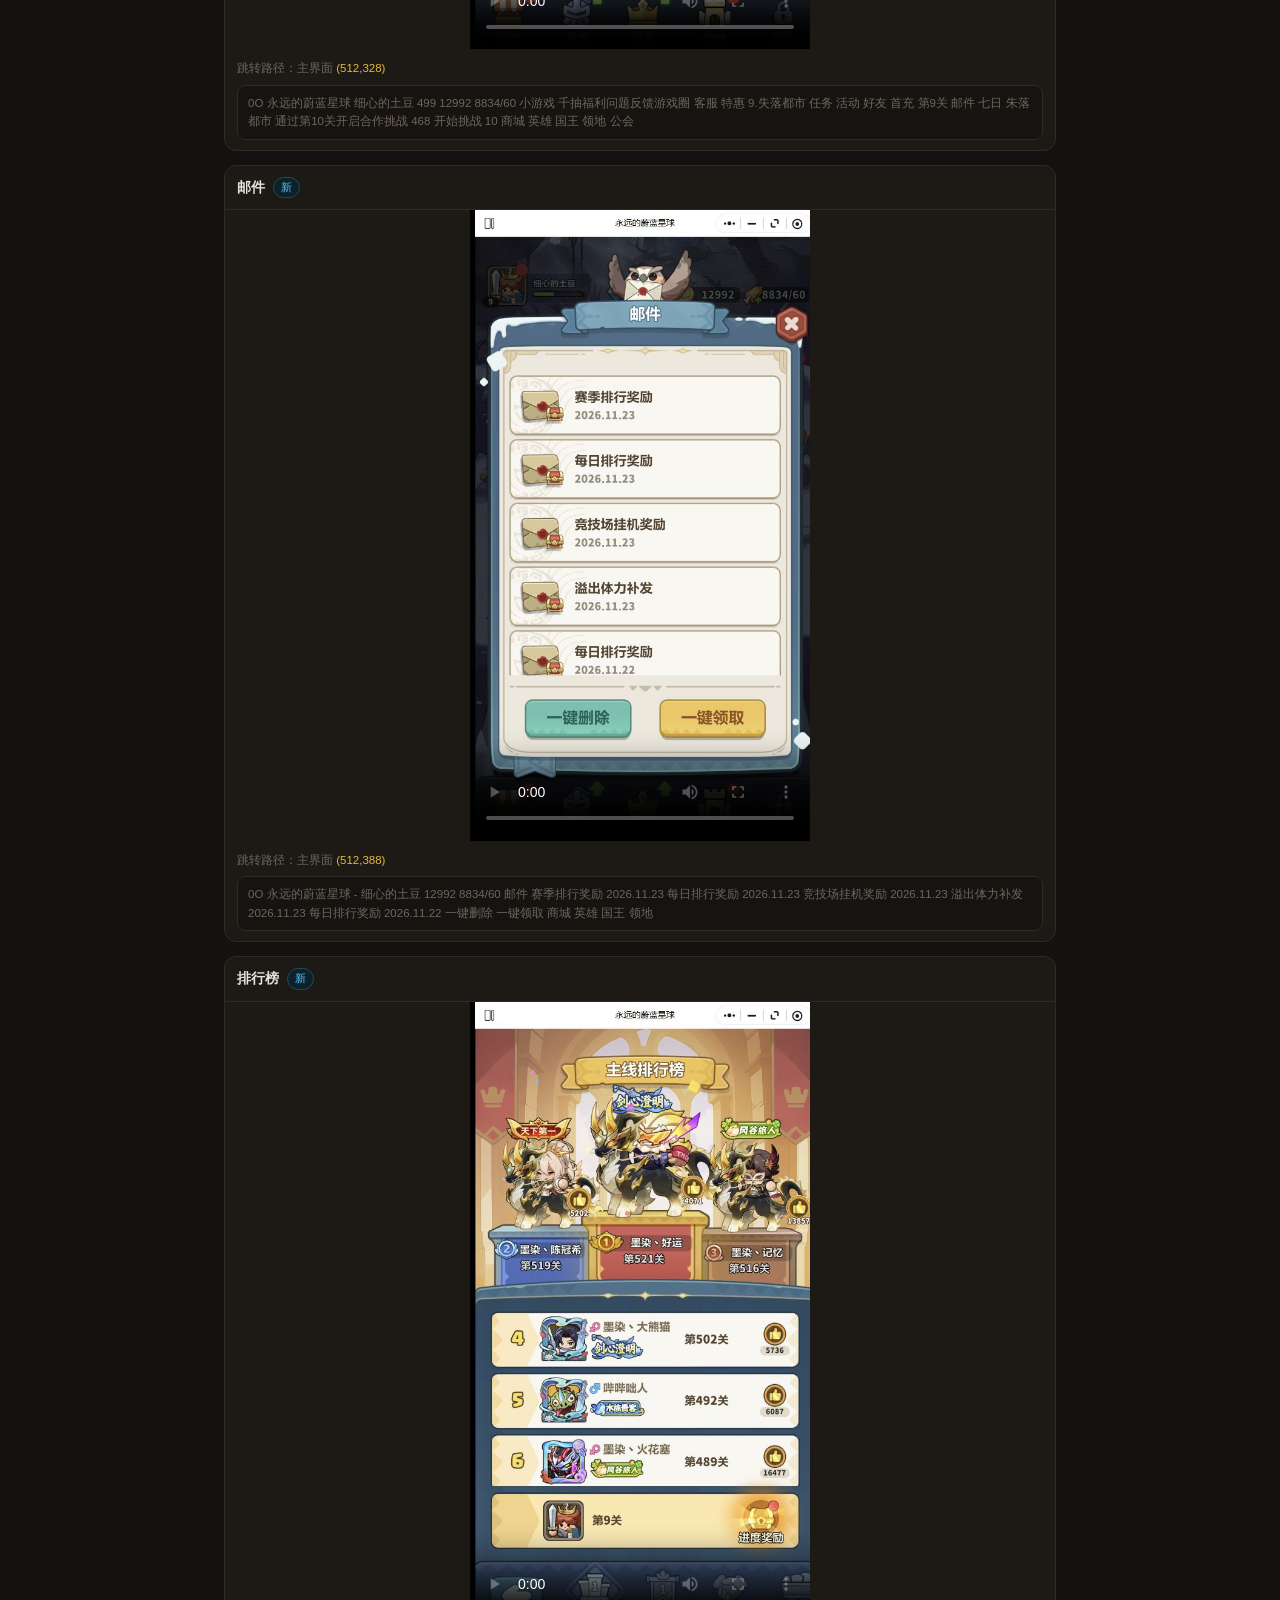
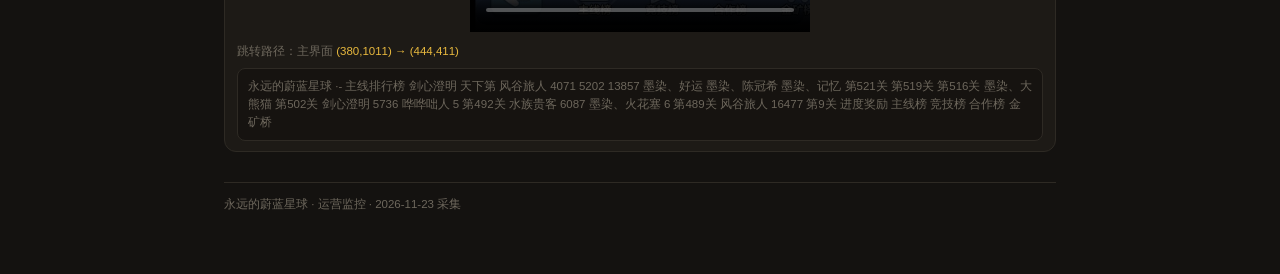
<file: monitor/w/social.html>
<!doctype html><html lang="zh"><head><meta charset="utf-8">
<meta name="viewport" content="width=device-width,initial-scale=1">
<title>任务/好友/邮件/排行 · 永远的蔚蓝星球运营监控</title><style>
:root { --fg:#e8e4da; --fg-dim:#a9a294; --fg-faint:#6d675c; --bg:#141210; --card:#1d1a16;
  --border:#2e2a24; --accent:#e8b93e; --good:#7fc98a; --bad:#e08a8a; --new:#5ec6ff; }
* { margin:0; padding:0; box-sizing:border-box; }
body { background:var(--bg); color:var(--fg); font:14px/1.7 -apple-system,"Segoe UI","Microsoft YaHei",sans-serif; }
a { color:inherit; text-decoration:none; }
.wrap { max-width:860px; margin:0 auto; padding:14px 14px 60px; }
header.mh { padding:18px 0 10px; border-bottom:1px solid var(--border); margin-bottom:16px; }
header.mh h1 { font-size:20px; letter-spacing:1px; }
header.mh .sub { color:var(--fg-dim); font-size:12.5px; margin-top:4px; }
header.mh .sub b { color:var(--accent); font-weight:600; }
.stats { display:flex; gap:16px; margin-top:8px; font-size:12px; color:var(--fg-faint); flex-wrap:wrap; }
.stats b { color:var(--fg); }
.grid { display:grid; grid-template-columns:repeat(auto-fill,minmax(240px,1fr)); gap:12px; }
.card { background:var(--card); border:1px solid var(--border); border-radius:12px; overflow:hidden;
  display:flex; flex-direction:column; transition:border-color .15s; }
.card:hover { border-color:var(--accent); }
.card .thumbs { display:flex; height:86px; overflow:hidden; }
.card .thumbs img { width:33.4%; object-fit:cover; object-position:top; flex:1; min-width:0;
  border-right:1px solid var(--border); }
.card .thumbs img:last-child { border-right:0; }
.card .body { padding:10px 12px 12px; display:flex; flex-direction:column; gap:6px; flex:1; }
.card h3 { font-size:15px; font-weight:600; display:flex; align-items:center; gap:6px; flex-wrap:wrap; }
.card .desc { font-size:12px; color:var(--fg-dim); line-height:1.55; }
.badges { display:flex; gap:5px; flex-wrap:wrap; margin-top:auto; padding-top:6px; }
.b { font-size:10.5px; padding:1px 7px; border-radius:20px; border:1px solid var(--border); color:var(--fg-dim); }
.b.act { color:var(--accent); border-color:#5a4a1e; background:#241d0d; }
.b.new { color:var(--new); border-color:#1e4a5a; background:#0d2129; }
.b.money { color:var(--bad); border-color:#5a2e2e; background:#291414; }
.b.n { color:var(--fg-faint); }
.daytag { font-size:11px; color:var(--fg-faint); margin:22px 0 10px; border-bottom:1px dashed var(--border); padding-bottom:6px; }
/* detail */
.clip { background:var(--card); border:1px solid var(--border); border-radius:12px; margin-bottom:14px; overflow:hidden; }
.clip .head { padding:10px 12px; display:flex; align-items:center; gap:8px; flex-wrap:wrap;
  border-bottom:1px solid var(--border); }
.clip .head h4 { font-size:14px; font-weight:600; }
.clip video { width:100%; max-width:340px; display:block; margin:0 auto; background:#000; }
.clip .meta { padding:10px 12px; font-size:12px; color:var(--fg-dim); display:flex; flex-direction:column; gap:6px; }
.clip .path { font-size:11.5px; color:var(--fg-faint); }
.clip .path b { color:var(--accent); font-weight:500; }
.clip .ocr { background:#161310; border:1px solid var(--border); border-radius:8px; padding:8px 10px;
  font-size:11.5px; line-height:1.6; color:var(--fg-faint); max-height:120px; overflow:auto; white-space:pre-wrap; }
.badge { font-size:10.5px; padding:1px 7px; border-radius:20px; border:1px solid var(--border); }
.badge.money { color:var(--bad); border-color:#5a2e2e; background:#291414; }
.badge.new { color:var(--new); border-color:#1e4a5a; background:#0d2129; }
.badge.lock { color:var(--fg-faint); }
.back { display:inline-block; margin-bottom:12px; color:var(--accent); font-size:13px; }
footer { margin-top:30px; padding-top:12px; border-top:1px solid var(--border); color:var(--fg-faint); font-size:11.5px; }
</style></head>
<body><div class="wrap">
<a class="back" href="../index.html">← 全部窗口</a>
<header class="mh"><h1>任务/好友/邮件/排行</h1>
<div class="sub">社交与任务系统入口</div>
<div class="stats"><span>片段 <b>4</b></span><span>充值点 <b>1</b></span><span>采集 <b>2026-11-23 16:33:04</b></span></div>
</header>
<div class="clip">
  <div class="head"><h4>任务</h4><span class="badge new">新</span></div>
  <video controls playsinline preload="metadata" poster="../thumbs/social/renwu.jpg"><source src="../videos/social/renwu.mp4" type="video/mp4"></video>
  <div class="meta">
    <div class="path">跳转路径：主界面 <b>(515,268)</b></div>
    <div class="ocr">永远的蔚蓝星球 - 细心的土豆 499 12992 8834/60 每日任务 30 2 20 50 80 100 每日登录 领取 100 1/1 参与3次竞技场 前往 100 12 0/3 消耗100点体力 前往 100 12 0/100 快速扫荡3次 前往 100 0/3 参与2次星球矿场 前往 日常 周常 商城 英雄 国王 领地</div>
    
  </div>
</div>
<div class="clip">
  <div class="head"><h4>好友</h4><span class="badge new">新</span><span class="badge money">充值点</span></div>
  <video controls playsinline preload="metadata" poster="../thumbs/social/haoyou.jpg"><source src="../videos/social/haoyou.mp4" type="video/mp4"></video>
  <div class="meta">
    <div class="path">跳转路径：主界面 <b>(512,328)</b></div>
    <div class="ocr">0O 永远的蔚蓝星球 细心的土豆 499 12992 8834/60 小游戏 千抽福利问题反馈游戏圈 客服 特惠 9.失落都市 任务 活动 好友 首充 第9关 邮件 七日 朱落都市 通过第10关开启合作挑战 468 开始挑战 10 商城 英雄 国王 领地 公会</div>
    
  </div>
</div>
<div class="clip">
  <div class="head"><h4>邮件</h4><span class="badge new">新</span></div>
  <video controls playsinline preload="metadata" poster="../thumbs/social/youjian.jpg"><source src="../videos/social/youjian.mp4" type="video/mp4"></video>
  <div class="meta">
    <div class="path">跳转路径：主界面 <b>(512,388)</b></div>
    <div class="ocr">0O 永远的蔚蓝星球 - 细心的土豆 12992 8834/60 邮件 赛季排行奖励 2026.11.23 每日排行奖励 2026.11.23 竞技场挂机奖励 2026.11.23 溢出体力补发 2026.11.23 每日排行奖励 2026.11.22 一键删除 一键领取 商城 英雄 国王 领地</div>
    
  </div>
</div>
<div class="clip">
  <div class="head"><h4>排行榜</h4><span class="badge new">新</span></div>
  <video controls playsinline preload="metadata" poster="../thumbs/social/city-rank.jpg"><source src="../videos/social/city-rank.mp4" type="video/mp4"></video>
  <div class="meta">
    <div class="path">跳转路径：主界面 <b>(380,1011) → (444,411)</b></div>
    <div class="ocr">永远的蔚蓝星球 ·- 主线排行榜 剑心澄明 天下第 风谷旅人 4071 5202 13857 墨染、好运 墨染、陈冠希 墨染、记忆 第521关 第519关 第516关 墨染、大熊猫 第502关 剑心澄明 5736 哗哗咄人 5 第492关 水族贵客 6087 墨染、火花塞 6 第489关 风谷旅人 16477 第9关 进度奖励 主线榜 竞技榜 合作榜 金矿桥</div>
    
  </div>
</div><footer>永远的蔚蓝星球 · 运营监控 · 2026-11-23 采集</footer></div></body></html>
</file>
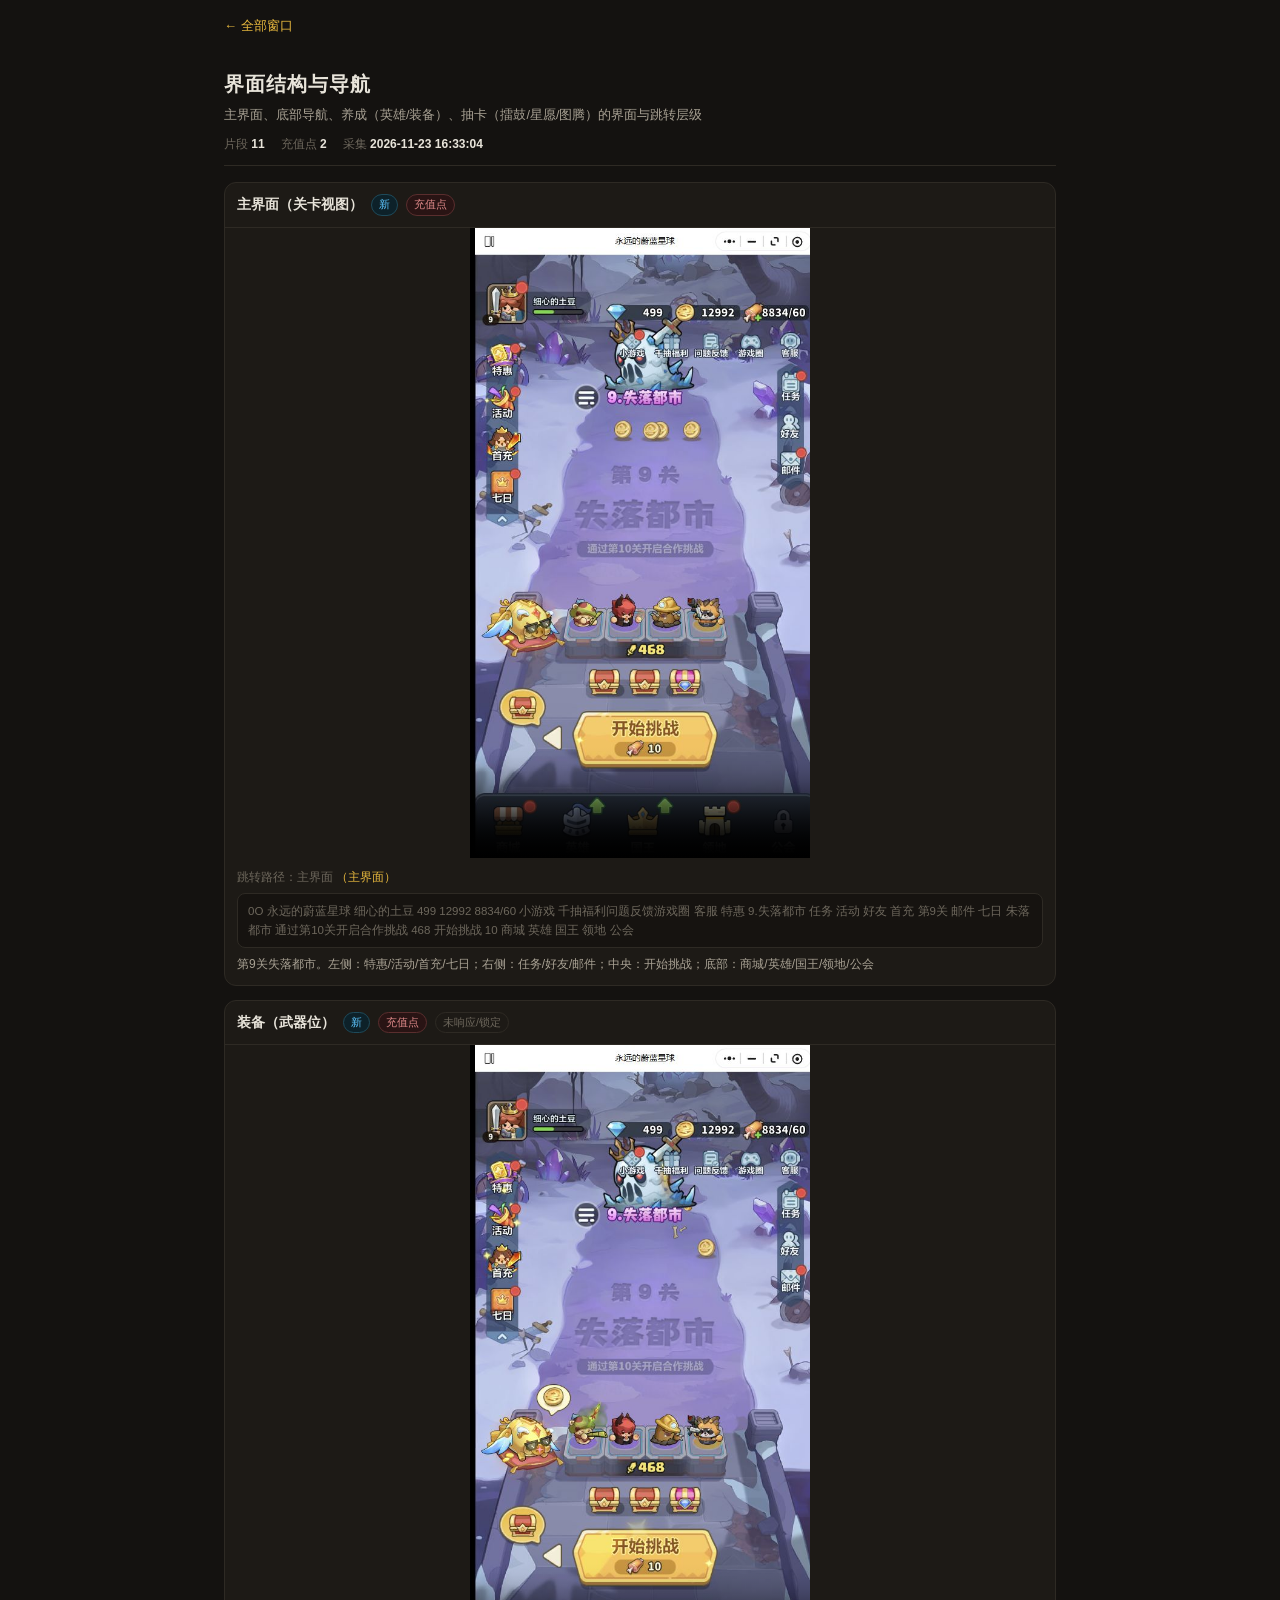
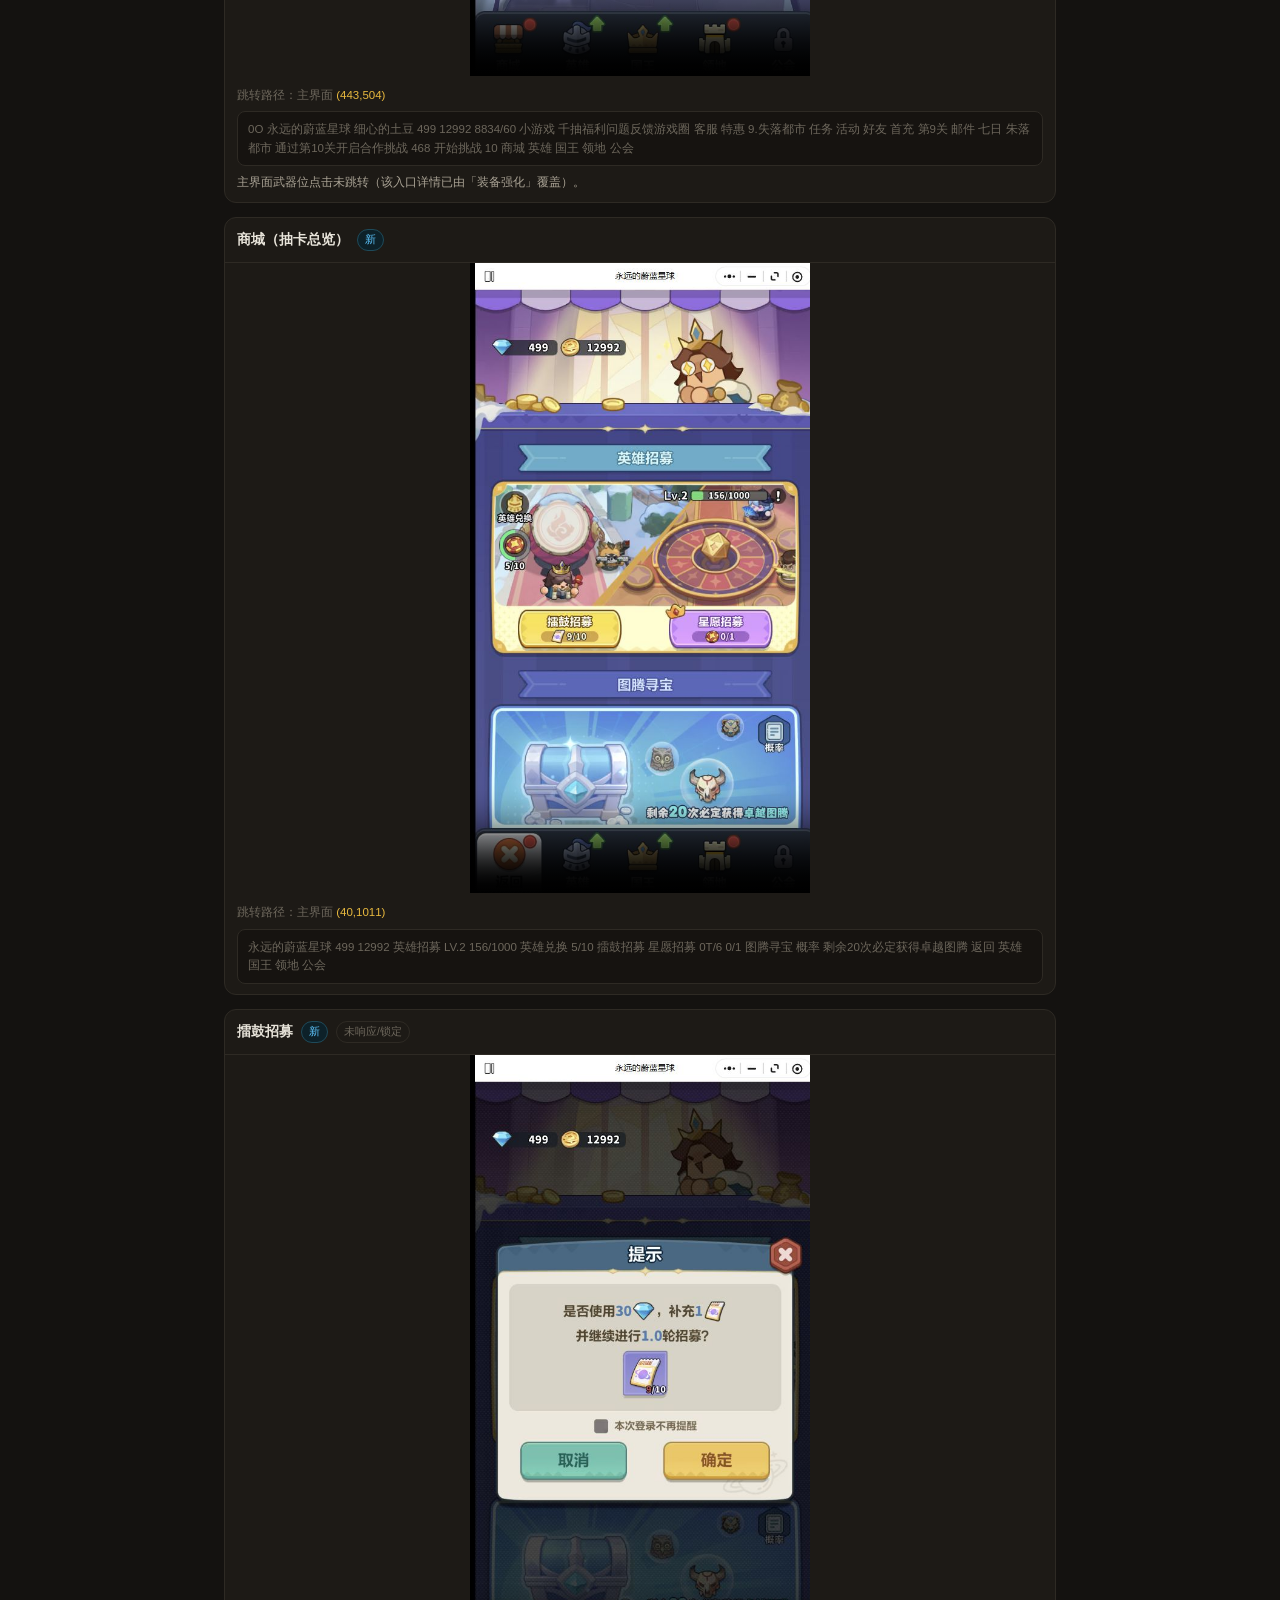
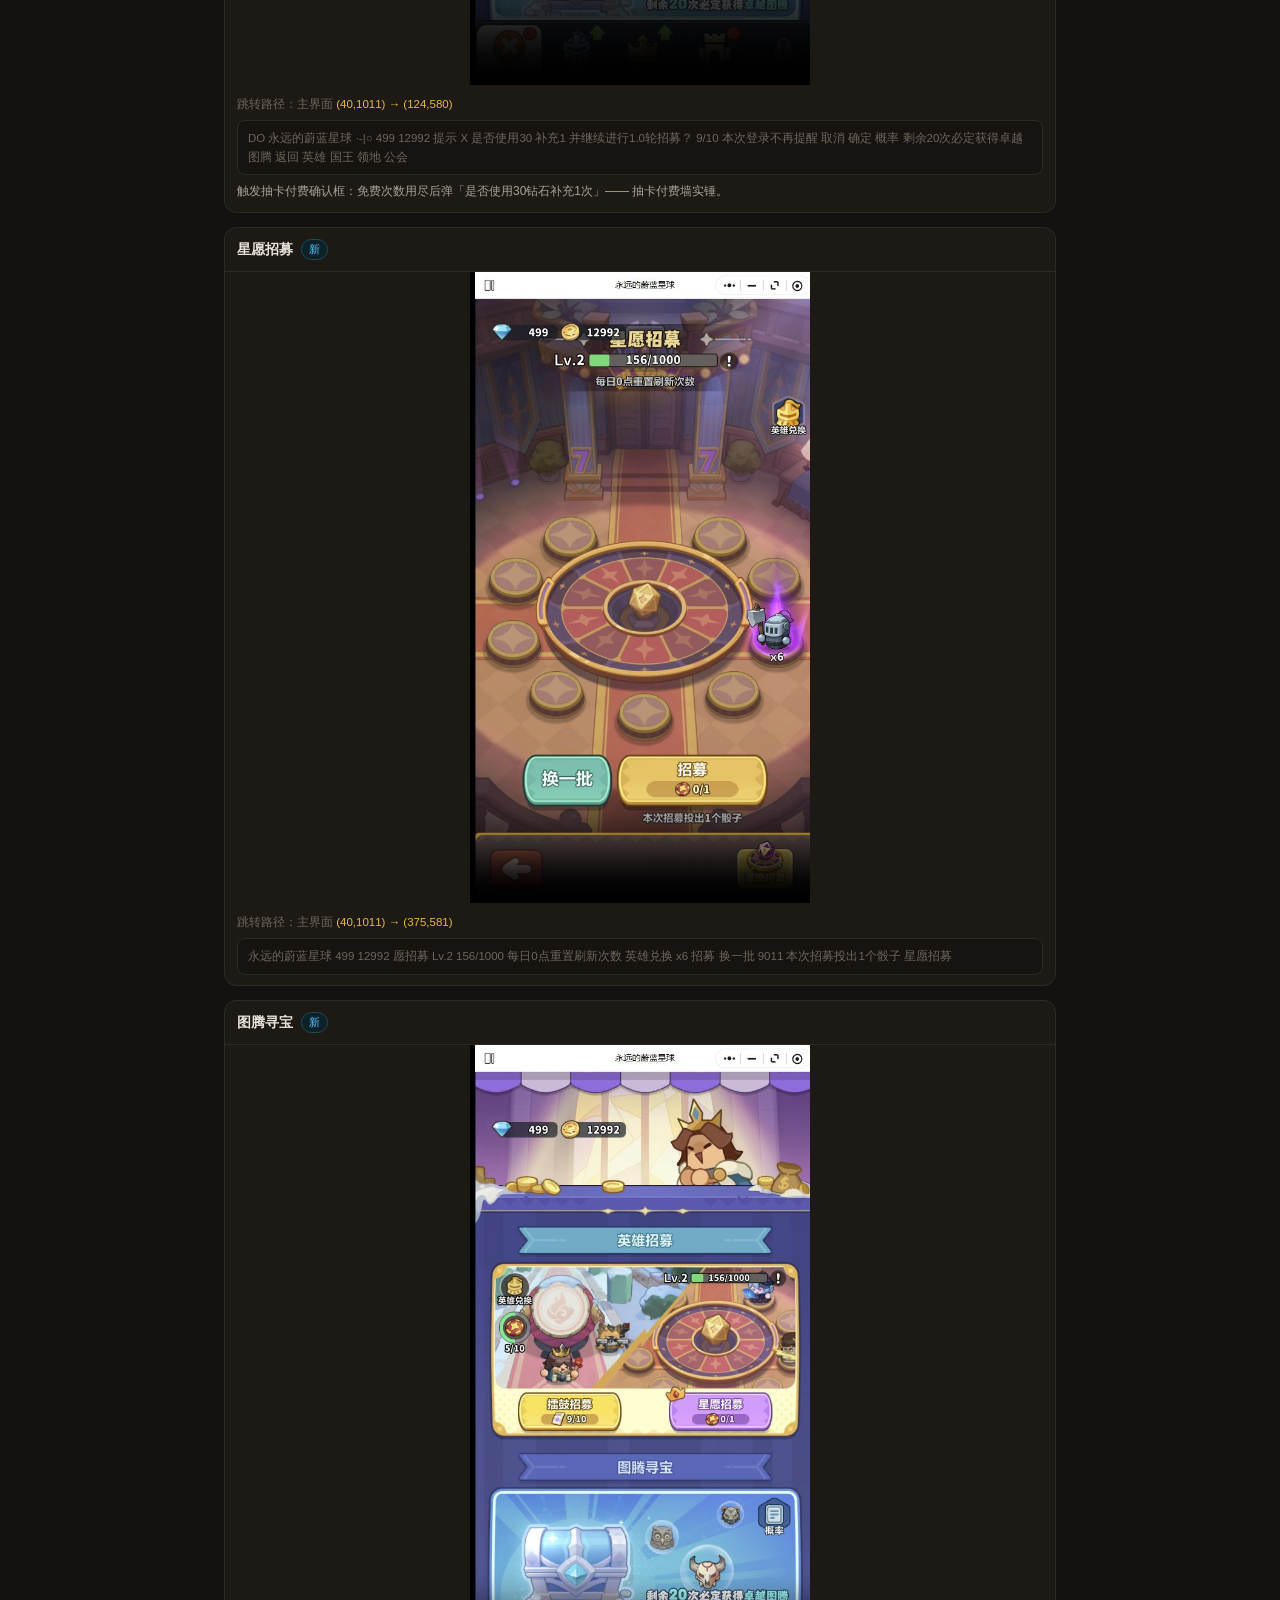
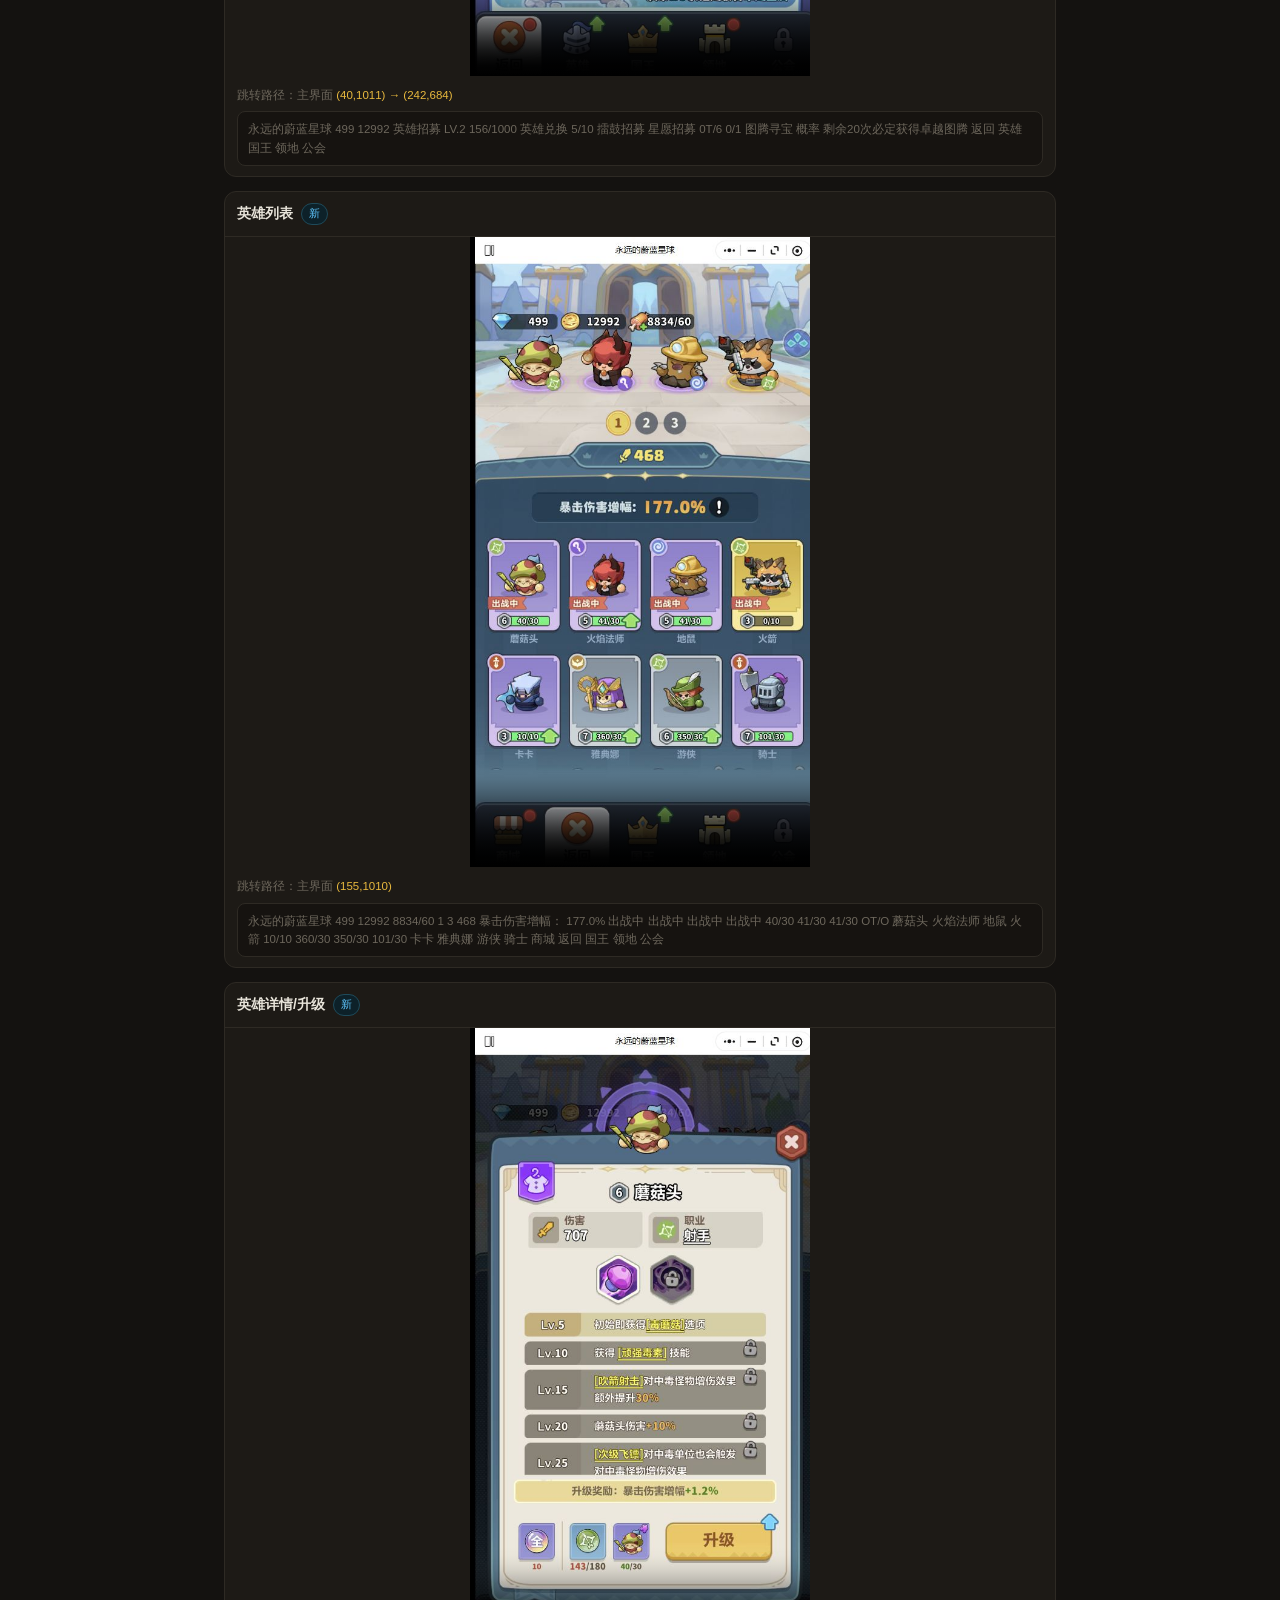
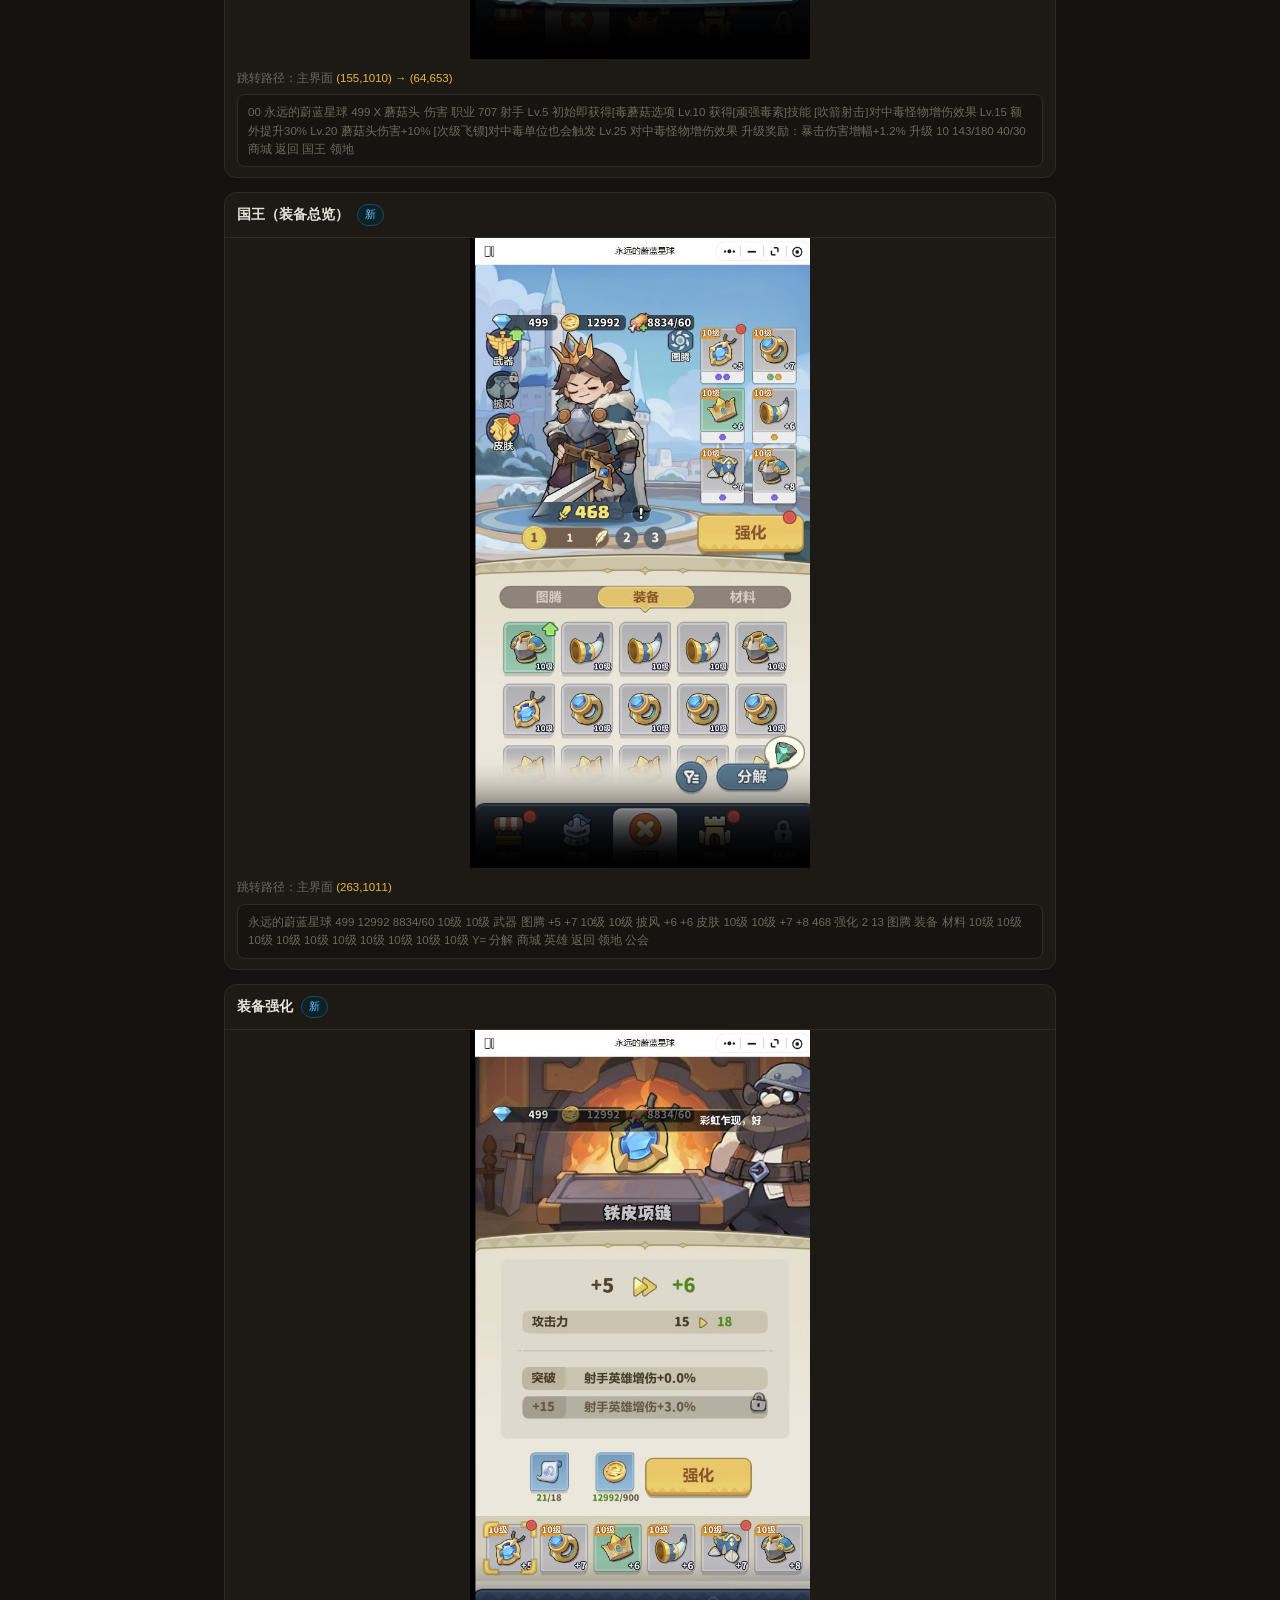
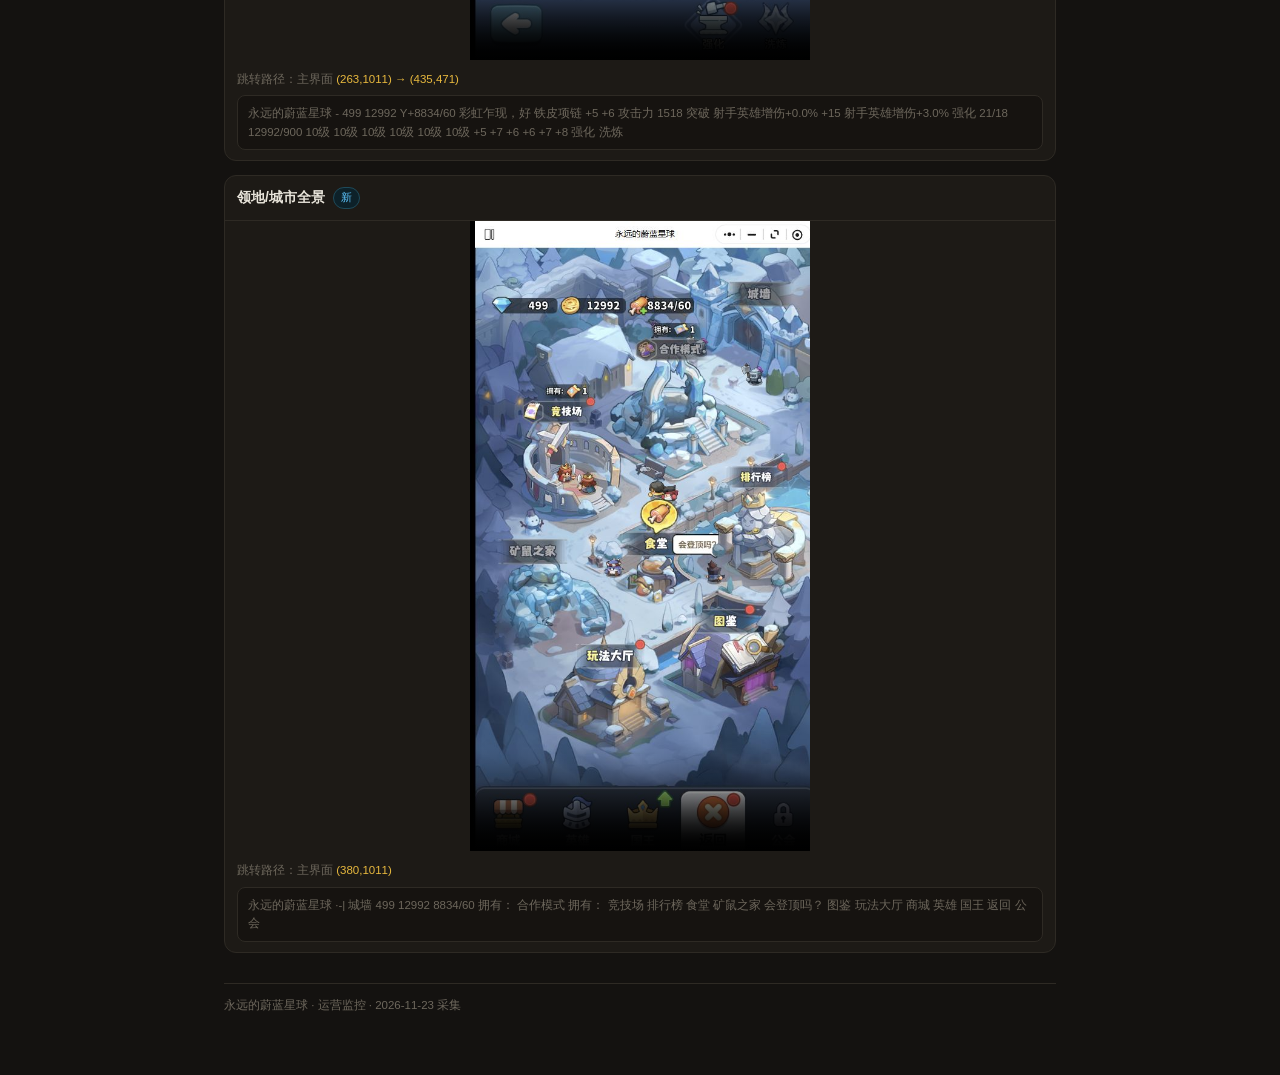
<file: monitor/w/structure.html>
<!doctype html><html lang="zh"><head><meta charset="utf-8">
<meta name="viewport" content="width=device-width,initial-scale=1">
<title>界面结构与导航 · 永远的蔚蓝星球运营监控</title><style>
:root { --fg:#e8e4da; --fg-dim:#a9a294; --fg-faint:#6d675c; --bg:#141210; --card:#1d1a16;
  --border:#2e2a24; --accent:#e8b93e; --good:#7fc98a; --bad:#e08a8a; --new:#5ec6ff; }
* { margin:0; padding:0; box-sizing:border-box; }
body { background:var(--bg); color:var(--fg); font:14px/1.7 -apple-system,"Segoe UI","Microsoft YaHei",sans-serif; }
a { color:inherit; text-decoration:none; }
.wrap { max-width:860px; margin:0 auto; padding:14px 14px 60px; }
header.mh { padding:18px 0 10px; border-bottom:1px solid var(--border); margin-bottom:16px; }
header.mh h1 { font-size:20px; letter-spacing:1px; }
header.mh .sub { color:var(--fg-dim); font-size:12.5px; margin-top:4px; }
header.mh .sub b { color:var(--accent); font-weight:600; }
.stats { display:flex; gap:16px; margin-top:8px; font-size:12px; color:var(--fg-faint); flex-wrap:wrap; }
.stats b { color:var(--fg); }
.grid { display:grid; grid-template-columns:repeat(auto-fill,minmax(240px,1fr)); gap:12px; }
.card { background:var(--card); border:1px solid var(--border); border-radius:12px; overflow:hidden;
  display:flex; flex-direction:column; transition:border-color .15s; }
.card:hover { border-color:var(--accent); }
.card .thumbs { display:flex; height:86px; overflow:hidden; }
.card .thumbs img { width:33.4%; object-fit:cover; object-position:top; flex:1; min-width:0;
  border-right:1px solid var(--border); }
.card .thumbs img:last-child { border-right:0; }
.card .body { padding:10px 12px 12px; display:flex; flex-direction:column; gap:6px; flex:1; }
.card h3 { font-size:15px; font-weight:600; display:flex; align-items:center; gap:6px; flex-wrap:wrap; }
.card .desc { font-size:12px; color:var(--fg-dim); line-height:1.55; }
.badges { display:flex; gap:5px; flex-wrap:wrap; margin-top:auto; padding-top:6px; }
.b { font-size:10.5px; padding:1px 7px; border-radius:20px; border:1px solid var(--border); color:var(--fg-dim); }
.b.act { color:var(--accent); border-color:#5a4a1e; background:#241d0d; }
.b.new { color:var(--new); border-color:#1e4a5a; background:#0d2129; }
.b.money { color:var(--bad); border-color:#5a2e2e; background:#291414; }
.b.n { color:var(--fg-faint); }
.daytag { font-size:11px; color:var(--fg-faint); margin:22px 0 10px; border-bottom:1px dashed var(--border); padding-bottom:6px; }
/* detail */
.clip { background:var(--card); border:1px solid var(--border); border-radius:12px; margin-bottom:14px; overflow:hidden; }
.clip .head { padding:10px 12px; display:flex; align-items:center; gap:8px; flex-wrap:wrap;
  border-bottom:1px solid var(--border); }
.clip .head h4 { font-size:14px; font-weight:600; }
.clip video { width:100%; max-width:340px; display:block; margin:0 auto; background:#000; }
.clip .meta { padding:10px 12px; font-size:12px; color:var(--fg-dim); display:flex; flex-direction:column; gap:6px; }
.clip .path { font-size:11.5px; color:var(--fg-faint); }
.clip .path b { color:var(--accent); font-weight:500; }
.clip .ocr { background:#161310; border:1px solid var(--border); border-radius:8px; padding:8px 10px;
  font-size:11.5px; line-height:1.6; color:var(--fg-faint); max-height:120px; overflow:auto; white-space:pre-wrap; }
.badge { font-size:10.5px; padding:1px 7px; border-radius:20px; border:1px solid var(--border); }
.badge.money { color:var(--bad); border-color:#5a2e2e; background:#291414; }
.badge.new { color:var(--new); border-color:#1e4a5a; background:#0d2129; }
.badge.lock { color:var(--fg-faint); }
.back { display:inline-block; margin-bottom:12px; color:var(--accent); font-size:13px; }
footer { margin-top:30px; padding-top:12px; border-top:1px solid var(--border); color:var(--fg-faint); font-size:11.5px; }
</style></head>
<body><div class="wrap">
<a class="back" href="../index.html">← 全部窗口</a>
<header class="mh"><h1>界面结构与导航</h1>
<div class="sub">主界面、底部导航、养成（英雄/装备）、抽卡（擂鼓/星愿/图腾）的界面与跳转层级</div>
<div class="stats"><span>片段 <b>11</b></span><span>充值点 <b>2</b></span><span>采集 <b>2026-11-23 16:33:04</b></span></div>
</header>
<div class="clip">
  <div class="head"><h4>主界面（关卡视图）</h4><span class="badge new">新</span><span class="badge money">充值点</span></div>
  <video controls playsinline preload="metadata" poster="../thumbs/structure/home.jpg"><source src="../videos/structure/home.mp4" type="video/mp4"></video>
  <div class="meta">
    <div class="path">跳转路径：主界面 <b>（主界面）</b></div>
    <div class="ocr">0O 永远的蔚蓝星球 细心的土豆 499 12992 8834/60 小游戏 千抽福利问题反馈游戏圈 客服 特惠 9.失落都市 任务 活动 好友 首充 第9关 邮件 七日 朱落都市 通过第10关开启合作挑战 468 开始挑战 10 商城 英雄 国王 领地 公会</div>
    <div>第9关失落都市。左侧：特惠/活动/首充/七日；右侧：任务/好友/邮件；中央：开始挑战；底部：商城/英雄/国王/领地/公会</div>
  </div>
</div>
<div class="clip">
  <div class="head"><h4>装备（武器位）</h4><span class="badge new">新</span><span class="badge money">充值点</span><span class="badge lock">未响应/锁定</span></div>
  <video controls playsinline preload="metadata" poster="../thumbs/structure/equip-weapon.jpg"><source src="../videos/structure/equip-weapon.mp4" type="video/mp4"></video>
  <div class="meta">
    <div class="path">跳转路径：主界面 <b>(443,504)</b></div>
    <div class="ocr">0O 永远的蔚蓝星球 细心的土豆 499 12992 8834/60 小游戏 千抽福利问题反馈游戏圈 客服 特惠 9.失落都市 任务 活动 好友 首充 第9关 邮件 七日 朱落都市 通过第10关开启合作挑战 468 开始挑战 10 商城 英雄 国王 领地 公会</div>
    <div>主界面武器位点击未跳转（该入口详情已由「装备强化」覆盖）。</div>
  </div>
</div>
<div class="clip">
  <div class="head"><h4>商城（抽卡总览）</h4><span class="badge new">新</span></div>
  <video controls playsinline preload="metadata" poster="../thumbs/structure/nav-shangcheng.jpg"><source src="../videos/structure/nav-shangcheng.mp4" type="video/mp4"></video>
  <div class="meta">
    <div class="path">跳转路径：主界面 <b>(40,1011)</b></div>
    <div class="ocr">永远的蔚蓝星球 499 12992 英雄招募 LV.2 156/1000 英雄兑换 5/10 擂鼓招募 星愿招募 0T/6 0/1 图腾寻宝 概率 剩余20次必定获得卓越图腾 返回 英雄 国王 领地 公会</div>
    
  </div>
</div>
<div class="clip">
  <div class="head"><h4>擂鼓招募</h4><span class="badge new">新</span><span class="badge lock">未响应/锁定</span></div>
  <video controls playsinline preload="metadata" poster="../thumbs/structure/nav-leigu.jpg"><source src="../videos/structure/nav-leigu.mp4" type="video/mp4"></video>
  <div class="meta">
    <div class="path">跳转路径：主界面 <b>(40,1011) → (124,580)</b></div>
    <div class="ocr">DO 永远的蔚蓝星球 ·-|○ 499 12992 提示 X 是否使用30 补充1 并继续进行1.0轮招募？ 9/10 本次登录不再提醒 取消 确定 概率 剩余20次必定获得卓越图腾 返回 英雄 国王 领地 公会</div>
    <div>触发抽卡付费确认框：免费次数用尽后弹「是否使用30钻石补充1次」—— 抽卡付费墙实锤。</div>
  </div>
</div>
<div class="clip">
  <div class="head"><h4>星愿招募</h4><span class="badge new">新</span></div>
  <video controls playsinline preload="metadata" poster="../thumbs/structure/nav-xingyuan.jpg"><source src="../videos/structure/nav-xingyuan.mp4" type="video/mp4"></video>
  <div class="meta">
    <div class="path">跳转路径：主界面 <b>(40,1011) → (375,581)</b></div>
    <div class="ocr">永远的蔚蓝星球 499 12992 愿招募 Lv.2 156/1000 每日0点重置刷新次数 英雄兑换 x6 招募 换一批 9011 本次招募投出1个骰子 星愿招募</div>
    
  </div>
</div>
<div class="clip">
  <div class="head"><h4>图腾寻宝</h4><span class="badge new">新</span></div>
  <video controls playsinline preload="metadata" poster="../thumbs/structure/nav-tuteng.jpg"><source src="../videos/structure/nav-tuteng.mp4" type="video/mp4"></video>
  <div class="meta">
    <div class="path">跳转路径：主界面 <b>(40,1011) → (242,684)</b></div>
    <div class="ocr">永远的蔚蓝星球 499 12992 英雄招募 LV.2 156/1000 英雄兑换 5/10 擂鼓招募 星愿招募 0T/6 0/1 图腾寻宝 概率 剩余20次必定获得卓越图腾 返回 英雄 国王 领地 公会</div>
    
  </div>
</div>
<div class="clip">
  <div class="head"><h4>英雄列表</h4><span class="badge new">新</span></div>
  <video controls playsinline preload="metadata" poster="../thumbs/structure/nav-hero.jpg"><source src="../videos/structure/nav-hero.mp4" type="video/mp4"></video>
  <div class="meta">
    <div class="path">跳转路径：主界面 <b>(155,1010)</b></div>
    <div class="ocr">永远的蔚蓝星球 499 12992 8834/60 1 3 468 暴击伤害增幅： 177.0% 出战中 出战中 出战中 出战中 40/30 41/30 41/30 OT/O 蘑菇头 火焰法师 地鼠 火箭 10/10 360/30 350/30 101/30 卡卡 雅典娜 游侠 骑士 商城 返回 国王 领地 公会</div>
    
  </div>
</div>
<div class="clip">
  <div class="head"><h4>英雄详情/升级</h4><span class="badge new">新</span></div>
  <video controls playsinline preload="metadata" poster="../thumbs/structure/nav-hero-detail.jpg"><source src="../videos/structure/nav-hero-detail.mp4" type="video/mp4"></video>
  <div class="meta">
    <div class="path">跳转路径：主界面 <b>(155,1010) → (64,653)</b></div>
    <div class="ocr">00 永远的蔚蓝星球 499 X 蘑菇头 伤害 职业 707 射手 Lv.5 初始即获得[毒蘑菇选项 Lv.10 获得[顽强毒素]技能 [吹箭射击]对中毒怪物增伤效果 Lv.15 额外提升30% Lv.20 蘑菇头伤害+10% [次级飞镖]对中毒单位也会触发 Lv.25 对中毒怪物增伤效果 升级奖励：暴击伤害增幅+1.2% 升级 10 143/180 40/30 商城 返回 国王 领地</div>
    
  </div>
</div>
<div class="clip">
  <div class="head"><h4>国王（装备总览）</h4><span class="badge new">新</span></div>
  <video controls playsinline preload="metadata" poster="../thumbs/structure/nav-king.jpg"><source src="../videos/structure/nav-king.mp4" type="video/mp4"></video>
  <div class="meta">
    <div class="path">跳转路径：主界面 <b>(263,1011)</b></div>
    <div class="ocr">永远的蔚蓝星球 499 12992 8834/60 10级 10级 武器 图腾 +5 +7 10级 10级 披风 +6 +6 皮肤 10级 10级 +7 +8 468 强化 2 13 图腾 装备 材料 10级 10级 10级 10级 10级 10级 10级 10级 10级 10级 Y= 分解 商城 英雄 返回 领地 公会</div>
    
  </div>
</div>
<div class="clip">
  <div class="head"><h4>装备强化</h4><span class="badge new">新</span></div>
  <video controls playsinline preload="metadata" poster="../thumbs/structure/nav-king-strengthen.jpg"><source src="../videos/structure/nav-king-strengthen.mp4" type="video/mp4"></video>
  <div class="meta">
    <div class="path">跳转路径：主界面 <b>(263,1011) → (435,471)</b></div>
    <div class="ocr">永远的蔚蓝星球 - 499 12992 Y+8834/60 彩虹乍现，好 铁皮项链 +5 +6 攻击力 1518 突破 射手英雄增伤+0.0% +15 射手英雄增伤+3.0% 强化 21/18 12992/900 10级 10级 10级 10级 10级 10级 +5 +7 +6 +6 +7 +8 强化 洗炼</div>
    
  </div>
</div>
<div class="clip">
  <div class="head"><h4>领地/城市全景</h4><span class="badge new">新</span></div>
  <video controls playsinline preload="metadata" poster="../thumbs/structure/nav-city.jpg"><source src="../videos/structure/nav-city.mp4" type="video/mp4"></video>
  <div class="meta">
    <div class="path">跳转路径：主界面 <b>(380,1011)</b></div>
    <div class="ocr">永远的蔚蓝星球 ·-| 城墙 499 12992 8834/60 拥有： 合作模式 拥有： 竞技场 排行榜 食堂 矿鼠之家 会登顶吗？ 图鉴 玩法大厅 商城 英雄 国王 返回 公会</div>
    
  </div>
</div><footer>永远的蔚蓝星球 · 运营监控 · 2026-11-23 采集</footer></div></body></html>
</file>
<file: assets/style.css>
/* ============================================================
   游戏测评档案 — 样式
   暗色主题，衬线标题 + 无衬线正文，日式海报质感
   ============================================================ */

:root {
  --bg: #0d0f14;
  --bg-soft: #14171f;
  --bg-card: #171b25;
  --bg-hover: #1d2230;
  --border: #262c3a;
  --border-lit: #38405a;

  --fg: #e6e9f0;
  --fg-dim: #98a0b3;
  --fg-faint: #6b7385;

  --accent: #ffcf4a;      /* 会心黄 —— 取自游戏的满力平台色 */
  --accent-2: #ff8a3d;    /* 橙 */
  --good: #46c98b;
  --warn: #e8b339;
  --bad: #f0655a;
  --blue: #5aa9f7;

  --radius: 14px;
  --shadow: 0 2px 8px rgba(0,0,0,.35), 0 12px 40px rgba(0,0,0,.25);
  --maxw: 1080px;

  --font-cn: "PingFang SC", "Microsoft YaHei", "Hiragino Sans GB",
             "Source Han Sans SC", "Noto Sans CJK SC", sans-serif;
  --font-display: "Dela Gothic One", "PingFang SC", "Microsoft YaHei", sans-serif;
  --font-jp: "Hiragino Kaku Gothic ProN", "Yu Gothic", "Meiryo",
             "PingFang SC", "Microsoft YaHei", sans-serif;
  --font-mono: "SF Mono", "Cascadia Code", Consolas, "Courier New", monospace;
}

* { box-sizing: border-box; }

html { scroll-behavior: smooth; }

body {
  margin: 0;
  background: var(--bg);
  background-image:
    radial-gradient(1100px 500px at 15% -10%, rgba(255,207,74,.07), transparent 60%),
    radial-gradient(900px 500px at 90% 0%, rgba(90,169,247,.06), transparent 60%);
  background-attachment: fixed;
  color: var(--fg);
  font-family: var(--font-cn);
  font-size: 15px;
  line-height: 1.75;
  -webkit-font-smoothing: antialiased;
}

.wrap { max-width: var(--maxw); margin: 0 auto; padding: 0 24px; }

/* ---------------- header ---------------- */
.site-header {
  position: sticky; top: 0; z-index: 50;
  background: rgba(13,15,20,.86);
  backdrop-filter: blur(14px);
  border-bottom: 1px solid var(--border);
}
.site-header .wrap {
  display: flex; align-items: center; justify-content: space-between;
  gap: 20px; height: 62px;
}
.brand { display: flex; align-items: center; gap: 11px; text-decoration: none; color: inherit; }
.brand-mark {
  font-size: 22px; width: 38px; height: 38px; display: grid; place-items: center;
  background: linear-gradient(145deg, rgba(255,207,74,.18), rgba(255,138,61,.10));
  border: 1px solid var(--border-lit); border-radius: 10px;
}
.brand-text { display: flex; flex-direction: column; line-height: 1.25; }
.brand-text strong { font-size: 15px; letter-spacing: .3px; }
.brand-text small { color: var(--fg-faint); font-size: 11.5px; }
.site-nav { display: flex; gap: 18px; align-items: center; flex-wrap: wrap; }
.site-nav a {
  color: var(--fg-dim); text-decoration: none; font-size: 13.5px;
  padding: 5px 0; border-bottom: 1.5px solid transparent; transition: .15s;
}
.site-nav a:hover { color: var(--accent); border-bottom-color: var(--accent); }
.site-nav a.active { color: var(--accent); border-bottom-color: var(--accent); }
.nav-sep { width: 1px; height: 14px; background: var(--border-lit); }

/* ---------------- hero ---------------- */
.hero { padding: 54px 0 34px; }
.hero h1 {
  font-family: var(--font-display);
  font-size: clamp(26px, 4.6vw, 40px); line-height: 1.25;
  margin: 0 0 12px; letter-spacing: .5px;
  background: linear-gradient(100deg, #fff 10%, var(--accent) 55%, var(--accent-2) 95%);
  -webkit-background-clip: text; background-clip: text; color: transparent;
}
.hero p { color: var(--fg-dim); margin: 0 0 26px; max-width: 62ch; font-size: 14.5px; text-wrap: pretty; }
.hero-stats { display: flex; gap: 30px; flex-wrap: wrap; }
.hs { display: flex; flex-direction: column; }
.hs b {
  font-family: var(--font-display); font-size: 27px; line-height: 1.1;
  color: var(--accent);
}
.hs span { font-size: 12px; color: var(--fg-faint); letter-spacing: .6px; }

/* ---------------- 按游戏名组织的导航 ---------------- */
.gamenav {
  display: flex; gap: 6px; align-items: stretch; flex-wrap: wrap;
  padding: 14px 0 16px; border-bottom: 1px solid var(--border);
  margin-bottom: 16px;
}
.gn-all {
  display: inline-flex; align-items: center;
  font-size: 13px; color: var(--fg-dim); text-decoration: none;
  padding: 7px 15px; border-radius: 9px;
  border: 1px solid var(--border); background: var(--bg-card);
  transition: .15s;
}
.gn-all:hover { color: var(--fg); border-color: var(--border-lit); }
.gn-all.active {
  color: var(--accent); background: rgba(255,207,74,.13);
  border-color: rgba(255,207,74,.45);
}
.gn-sep {
  width: 1px; align-self: stretch; margin: 2px 6px;
  background: var(--border);
}
.gn-item {
  display: inline-flex; align-items: center; gap: 9px;
  text-decoration: none; color: var(--fg);
  padding: 7px 13px; border-radius: 9px;
  border: 1px solid var(--border); background: var(--bg-card);
  transition: .15s;
}
.gn-item:hover {
  border-color: var(--accent); background: var(--bg-hover);
  transform: translateY(-1px);
}
.gn-name { font-size: 13.5px; font-weight: 600; }
.gn-score {
  font-family: var(--font-display); font-size: 13px;
  color: var(--fg-dim); padding: 1px 7px; border-radius: 6px;
  background: var(--bg-soft);
}
.gn-score.v9, .gn-score.v10 { color: var(--good); }
.gn-score.v8 { color: var(--accent); }
.gn-score.v7 { color: var(--warn); }
.gn-score.v0, .gn-score.v1, .gn-score.v2, .gn-score.v3 { color: var(--bad); }
.gn-flag {
  font-size: 10.5px; color: var(--good);
  border: 1px solid rgba(70,201,139,.4); border-radius: 999px;
  padding: 1px 7px;
}

/* ---------------- filter ---------------- */
.filter-bar {
  display: flex; gap: 8px; align-items: center; flex-wrap: wrap;
  padding: 0 0 20px;
  margin-bottom: 8px;
}
.fb-k {
  font-size: 11.5px; color: var(--fg-faint); letter-spacing: .6px;
  margin-right: 2px;
}
.fbtn {
  background: var(--bg-card); color: var(--fg-dim);
  border: 1px solid var(--border); border-radius: 999px;
  padding: 5px 14px; font-size: 12.5px; font-family: inherit; cursor: pointer;
  transition: .15s;
}
.fbtn:hover { color: var(--fg); border-color: var(--border-lit); }
.fbtn.active {
  background: rgba(255,207,74,.13); color: var(--accent);
  border-color: rgba(255,207,74,.45);
}

/* ---------------- cards ---------------- */
.cards {
  display: grid; gap: 20px;
  grid-template-columns: repeat(auto-fill, minmax(340px, 1fr));
  padding-bottom: 60px;
}
.card {
  background: var(--bg-card); border: 1px solid var(--border);
  border-radius: var(--radius); overflow: hidden;
  transition: transform .18s, border-color .18s, box-shadow .18s;
}
.card:hover {
  transform: translateY(-3px);
  border-color: var(--border-lit);
  box-shadow: var(--shadow);
}
.card.featured { border-color: rgba(255,207,74,.35); }
.card-link { display: block; color: inherit; text-decoration: none; }
.card-cover { position: relative; aspect-ratio: 16/9; background: var(--bg-soft); overflow: hidden; }
.card-cover img { width: 100%; height: 100%; object-fit: cover; display: block; }
.badge {
  position: absolute; top: 10px; right: 10px;
  font-size: 11px; padding: 3px 10px; border-radius: 999px;
  font-weight: 600; letter-spacing: .4px;
}
.badge-clear { background: rgba(70,201,139,.92); color: #06210f; }

.card-body { padding: 17px 19px 19px; }
.card-head { display: flex; align-items: flex-start; justify-content: space-between; gap: 12px; }
.card-head h2 { margin: 0; font-size: 17px; line-height: 1.4; font-weight: 650; }
.verdict {
  flex: none; font-family: var(--font-display); font-size: 19px;
  min-width: 46px; height: 46px; display: grid; place-items: center;
  border-radius: 11px; background: var(--bg-soft); border: 1px solid var(--border);
  color: var(--fg-dim);
}
.verdict.v9, .verdict.v10 { color: var(--good); border-color: rgba(70,201,139,.4); }
.verdict.v8 { color: var(--accent); border-color: rgba(255,207,74,.4); }
.verdict.v7 { color: var(--warn); }
.verdict.v0, .verdict.v1, .verdict.v2, .verdict.v3 { color: var(--bad); }
.card-jp {
  margin: 4px 0 0; font-family: var(--font-jp); font-size: 12.5px; color: var(--fg-faint);
}
.card-meta {
  margin: 11px 0 0; display: flex; gap: 13px; flex-wrap: wrap;
  font-size: 12px; color: var(--fg-faint);
}
.card-meta span { position: relative; }
.card-meta span + span::before {
  content: "·"; margin-right: 13px; color: var(--border-lit);
}

.mini-scores { margin: 14px 0 0; display: flex; flex-direction: column; gap: 5px; }
.ms { display: flex; align-items: center; gap: 9px; font-size: 11.5px; }
.ms-k { width: 62px; flex: none; color: var(--fg-faint); }
.ms-bar { flex: 1; height: 4px; background: var(--bg-soft); border-radius: 3px; overflow: hidden; }
.ms-bar i { display: block; height: 100%; background: linear-gradient(90deg, var(--accent), var(--accent-2)); }
.ms-v { width: 14px; text-align: right; color: var(--fg-dim); font-variant-numeric: tabular-nums; }

.tags { display: flex; gap: 6px; flex-wrap: wrap; margin-top: 13px; }
.tag {
  font-size: 11px; padding: 2.5px 9px; border-radius: 999px;
  background: var(--bg-soft); color: var(--fg-dim); border: 1px solid var(--border);
}
/* 标签本身可点击筛选 */
.tag-btn { cursor: pointer; transition: .15s; }
.tag-btn:hover { color: var(--accent); border-color: rgba(255,207,74,.4); }
.tag-btn.on {
  color: var(--accent); background: rgba(255,207,74,.13);
  border-color: rgba(255,207,74,.45);
}
.card-bugs { margin: 12px 0 0; font-size: 12px; color: var(--warn); }
.card-oneline {
  margin: 11px 0 0; font-size: 12.5px; color: var(--fg-dim); line-height: 1.65;
  padding-left: 10px; border-left: 2px solid var(--border-lit);
}
.empty { text-align: center; color: var(--fg-faint); padding: 60px 0; }

/* ---------------- review page ---------------- */
.review { padding: 34px 0 70px; }

.rv-head {
  display: flex; gap: 34px; align-items: flex-start;
  padding-bottom: 30px; border-bottom: 1px solid var(--border); margin-bottom: 30px;
}
.rv-head-main { flex: 1; min-width: 0; }
.rv-head h1 {
  font-family: var(--font-display); font-size: clamp(24px, 4vw, 34px);
  margin: 0 0 6px; line-height: 1.28;
}
.rv-jp { margin: 0 0 16px; font-family: var(--font-jp); color: var(--fg-faint); font-size: 14px; }
.rv-meta { display: flex; gap: 24px; flex-wrap: wrap; margin-bottom: 14px; }
.rm { display: flex; flex-direction: column; font-size: 13.5px; }
.rm i { font-style: normal; font-size: 11px; color: var(--fg-faint); letter-spacing: .5px; }
.rm-ok { color: var(--good); }
.rv-link {
  display: inline-block; color: var(--blue); text-decoration: none;
  font-size: 13px; margin-bottom: 4px;
}
.rv-link:hover { text-decoration: underline; }

.rv-score { flex: none; text-align: center; }
.rv-score-num {
  font-family: var(--font-display); font-size: 54px; line-height: 1;
  color: var(--fg-dim);
}
.rv-score-num.v9, .rv-score-num.v10 { color: var(--good); }
.rv-score-num.v8 { color: var(--accent); }
.rv-score-num.v7 { color: var(--warn); }
.rv-score-stars { color: var(--accent); font-size: 13px; letter-spacing: 1.5px; margin-top: 4px; }
.rv-score-label { font-size: 11px; color: var(--fg-faint); letter-spacing: .6px; margin-top: 3px; }

.panel { margin: 0 0 34px; }
.panel h3 {
  font-size: 14px; font-weight: 650; letter-spacing: .4px;
  margin: 0 0 15px; padding-bottom: 9px; border-bottom: 1px solid var(--border);
  display: flex; align-items: center; gap: 9px;
}
.panel h3 .cnt {
  font-size: 11px; background: var(--bg-soft); border: 1px solid var(--border);
  padding: 1px 8px; border-radius: 999px; color: var(--fg-faint);
}

/* score grid */
.score-grid { display: grid; gap: 13px; grid-template-columns: repeat(auto-fill, minmax(215px, 1fr)); }
.sc { background: var(--bg-card); border: 1px solid var(--border); border-radius: 10px; padding: 13px 15px; }
.sc-head { display: flex; align-items: baseline; justify-content: space-between; margin-bottom: 8px; }
.sc-k { font-size: 13px; color: var(--fg-dim); }
.sc-v { font-family: var(--font-display); font-size: 17px; }
.sc-v i { font-style: normal; font-size: 10.5px; color: var(--fg-faint); }
.sc-bar { height: 5px; background: var(--bg-soft); border-radius: 3px; overflow: hidden; }
.sc-bar i { display: block; height: 100%; background: linear-gradient(90deg, var(--accent), var(--accent-2)); }
.sc-stars { font-size: 10.5px; color: var(--accent); letter-spacing: 1.5px; margin-top: 6px; }

/* gallery */
.gallery { display: grid; gap: 14px; grid-template-columns: repeat(auto-fill, minmax(290px, 1fr)); }
.shot { margin: 0; background: var(--bg-card); border: 1px solid var(--border); border-radius: 11px; overflow: hidden; }
.shot img { width: 100%; display: block; cursor: zoom-in; transition: opacity .15s; }
.shot img:hover { opacity: .88; }
.shot figcaption {
  padding: 9px 12px; font-size: 11.5px; color: var(--fg-faint);
  border-top: 1px solid var(--border); line-height: 1.55;
}

/* ---------------- 维度导航（吸顶） ---------------- */
.review-nav {
  position: sticky; top: 62px; z-index: 40;
  background: rgba(13,15,20,.93);
  backdrop-filter: blur(14px);
  border-bottom: 1px solid var(--border);
  padding: 10px 0;
  margin: 0 0 26px;
}

/* 维度导航：按测评框架的模块划分，点哪跳哪 */
.dimnav { display: flex; gap: 4px; flex-wrap: wrap; }
.dimnav a {
  font-size: 12.5px; color: var(--fg-dim); text-decoration: none;
  padding: 4px 11px; border-radius: 999px;
  border: 1px solid transparent; transition: .15s;
  white-space: nowrap;
}
.dimnav a:hover {
  color: var(--fg); background: var(--bg-card); border-color: var(--border);
}
.dimnav a.active {
  color: var(--accent); background: rgba(255,207,74,.12);
  border-color: rgba(255,207,74,.4);
}

/* 锚点滚动时留出吸顶导航的高度，避免标题被挡住。
   具体数值由 JS 按实际高度写进 --nav-h（导航高度会随宽度变化）。 */
[id^="sec-"] { scroll-margin-top: calc(var(--nav-h, 148px) + 12px); }

/* ---------------- 模块 A：定位卡 ---------------- */
.rv-oneline {
  margin: 0 0 16px; font-size: 15.5px; line-height: 1.65; color: var(--fg);
  padding: 11px 15px; border-left: 3px solid var(--accent);
  background: var(--bg-card); border-radius: 0 9px 9px 0;
}
.pos-card {
  background: var(--bg-card); border: 1px solid var(--border);
  border-radius: 11px; padding: 17px 19px;
}
.pos-hero {
  font-size: 16px; line-height: 1.6; color: var(--accent);
  padding-bottom: 14px; margin-bottom: 14px; border-bottom: 1px solid var(--border);
  font-weight: 600;
}
.pos-list { margin: 0; display: flex; flex-direction: column; gap: 9px; }
.pos-row { display: flex; gap: 14px; align-items: baseline; }
.pos-row dt {
  flex: none; width: 76px; font-size: 12px; color: var(--fg-faint);
  letter-spacing: .5px;
}
.pos-row dd { margin: 0; font-size: 13.5px; color: var(--fg); line-height: 1.65; }

/* ---------------- 模块 B：美术坐标系 ---------------- */
.style-box {
  background: var(--bg-card); border: 1px solid var(--border);
  border-radius: 11px; padding: 17px 19px;
  display: flex; flex-direction: column; gap: 14px;
}
.st-row { display: flex; gap: 14px; align-items: baseline; }
.st-row-col { flex-direction: column; gap: 8px; }
.st-k {
  flex: none; width: 106px; font-size: 12px; color: var(--fg-faint);
  letter-spacing: .5px;
}
.st-row-col .st-k { width: auto; }
.st-v { font-size: 13.5px; color: var(--fg); line-height: 1.65; }
.st-pos { color: var(--accent); font-weight: 600; }
.st-dim { color: var(--fg-dim); }
.st-heads { display: grid; gap: 10px; grid-template-columns: repeat(auto-fill, minmax(215px, 1fr)); }
.st-head {
  background: var(--bg-soft); border: 1px solid var(--border);
  border-radius: 9px; padding: 10px 13px;
  display: flex; flex-direction: column; gap: 3px;
}
.st-hn { font-size: 13px; color: var(--fg); font-weight: 600; }
.st-hd { font-size: 11.5px; color: var(--fg-faint); line-height: 1.55; }

/* ---------------- 模块 C：玩法分层 ---------------- */
.layers { display: grid; gap: 12px; grid-template-columns: repeat(auto-fill, minmax(250px, 1fr)); }
.layer {
  background: var(--bg-card); border: 1px solid var(--border);
  border-radius: 10px; padding: 13px 15px;
}
.layer-head { display: flex; align-items: baseline; justify-content: space-between; gap: 10px; }
.layer-axis { font-size: 12.5px; color: var(--fg-faint); }
.layer-level { font-size: 14px; color: var(--accent); font-weight: 600; }
.layer-detail { margin: 8px 0 0; font-size: 12.5px; color: var(--fg-dim); line-height: 1.65; }

.aud { margin-top: 16px; }
.aud-profile {
  background: var(--bg-soft); border: 1px solid var(--border);
  border-radius: 10px; padding: 12px 15px; margin-bottom: 14px;
  display: flex; gap: 14px; align-items: baseline; flex-wrap: wrap;
}
.aud-pk { font-size: 12px; color: var(--fg-faint); letter-spacing: .5px; flex: none; }
.aud-pv { font-size: 14.5px; color: var(--fg); font-weight: 600; }
.aud-cols { display: grid; gap: 14px; grid-template-columns: repeat(auto-fit, minmax(260px, 1fr)); }
.aud-col {
  background: var(--bg-card); border: 1px solid var(--border);
  border-radius: 10px; padding: 14px 16px;
}
.aud-col h4 {
  margin: 0 0 9px; font-size: 12.5px; letter-spacing: .5px; font-weight: 650;
  display: flex; align-items: center; gap: 6px;
}
.aud-fit { border-left: 3px solid var(--good); }
.aud-fit h4 { color: var(--good); }
.aud-avoid { border-left: 3px solid var(--bad); }
.aud-avoid h4 { color: var(--bad); }
.aud-col ul { margin: 0; padding-left: 18px; }
.aud-col li { font-size: 13px; color: var(--fg-dim); margin-bottom: 5px; line-height: 1.6; }

/* ---------------- 标杆对比评分 ---------------- */
.sc2-grid { display: grid; gap: 13px; grid-template-columns: repeat(auto-fill, minmax(280px, 1fr)); }
.sc2 {
  background: var(--bg-card); border: 1px solid var(--border);
  border-radius: 10px; padding: 14px 16px;
}
.sc2-head { display: flex; align-items: baseline; justify-content: space-between; margin-bottom: 8px; }
.sc2-k { font-size: 13.5px; color: var(--fg); font-weight: 600; }
.sc2-tier { font-family: var(--font-display); font-size: 17px; color: var(--accent); }
.sc2-tier i { font-style: normal; font-size: 10.5px; color: var(--fg-faint); }
.sc2-bar { height: 5px; background: var(--bg-soft); border-radius: 3px; overflow: hidden; }
.sc2-bar i { display: block; height: 100%; background: linear-gradient(90deg, var(--accent), var(--accent-2)); }
.sc2-ref {
  margin: 10px 0 0; font-size: 12px; color: var(--fg-dim); line-height: 1.6;
  display: flex; gap: 7px; align-items: baseline; flex-wrap: wrap;
}
.sc2-rk {
  font-size: 10.5px; color: var(--blue); border: 1px solid rgba(90,169,247,.35);
  border-radius: 999px; padding: 1px 7px; flex: none;
}
.sc2-note { margin: 6px 0 0; font-size: 12.5px; color: var(--fg-faint); line-height: 1.65; }
.verdict-note {
  margin: 16px 0 0; padding: 12px 16px; font-size: 13.5px; color: var(--fg-dim);
  background: var(--bg-card); border: 1px solid var(--border); border-radius: 9px;
  line-height: 1.75;
}

/* ---------------- 表格横向滚动容器 ----------------
   窄屏下 4 列宽表会撑破整页 -> 包一层 overflow-x:auto，
   表格在自己的容器里横向滚，页面本身不再产生横向滚动条。 */
.tbl-wrap {
  overflow-x: auto; max-width: 100%;
  -webkit-overflow-scrolling: touch;
  margin: 0 0 20px;
  border-radius: 9px;
}
.tbl-wrap > table { margin-bottom: 0; min-width: 460px; }

/* ---------------- 数据表（系统清单 / 对标 / 商业化） ---------------- */
.dt { width: 100%; border-collapse: collapse; font-size: 13px; }
.dt th, .dt td { padding: 10px 13px; border: 1px solid var(--border); text-align: left; vertical-align: top; }
.dt th { background: var(--bg-card); font-weight: 600; color: var(--fg-dim); font-size: 12px; }
.dt tr:nth-child(even) td { background: rgba(255,255,255,.014); }
.dt-strong { color: var(--fg); font-weight: 600; }
.dt-dim { color: var(--fg-dim); line-height: 1.6; }
.dt-todo { color: var(--fg-faint); font-size: 11.5px; }
.st-chip {
  display: inline-block; font-size: 11px; padding: 2px 9px; border-radius: 999px;
  background: var(--bg-soft); border: 1px solid var(--border); color: var(--fg-dim);
  white-space: nowrap;
}
.st-chip.st-open { color: var(--good); border-color: rgba(70,201,139,.35); }
.st-chip.st-locked { color: var(--warn); border-color: rgba(232,179,57,.35); }
.st-chip.st-todo { color: var(--fg-faint); border-style: dashed; }
.panel-note {
  margin: 13px 0 0; font-size: 12.5px; color: var(--fg-dim); line-height: 1.75;
  padding: 11px 15px; background: var(--bg-card);
  border: 1px solid var(--border); border-radius: 9px;
}

/* prose */
.prose { font-size: 15px; line-height: 1.85;
  /* 段落里可能出现 localStorage 键名、字段列表这类无空格的长串拉丁文本，
     不允许断行会把整页撑出横向滚动条 -> 允许在任意处断 */
  overflow-wrap: anywhere;
}
.prose h1, .prose h2, .prose h3 {
  font-family: var(--font-display); line-height: 1.4; margin: 38px 0 14px;
}
.prose h1 { font-size: 25px; }
.prose h2 {
  font-size: 20px; padding-bottom: 9px; border-bottom: 1px solid var(--border);
}
.prose h3 { font-size: 16.5px; color: var(--accent); }
.prose h2:first-child, .prose h3:first-child { margin-top: 0; }
.prose p { margin: 0 0 15px; }
.prose ul, .prose ol { margin: 0 0 16px; padding-left: 22px; }
.prose li { margin-bottom: 7px; }
.prose li::marker { color: var(--accent); }
.prose strong { color: #fff; font-weight: 650; }
.prose em { color: var(--accent); font-style: normal; }
.prose a { color: var(--blue); }
.prose blockquote {
  margin: 18px 0; padding: 12px 18px;
  border-left: 3px solid var(--accent); background: var(--bg-card);
  border-radius: 0 9px 9px 0; color: var(--fg-dim);
}
.prose blockquote p:last-child { margin-bottom: 0; }
.prose code {
  font-family: var(--font-mono); font-size: 12.5px;
  background: var(--bg-soft); border: 1px solid var(--border);
  padding: 1.5px 6px; border-radius: 5px; color: var(--accent);
  /* 行内 code 可能是一长串路径（如 reports/.../results.json），
     不换行会把窄屏页面撑出横向滚动条 -> 允许在任意处断行 */
  overflow-wrap: anywhere; word-break: break-word;
}
.prose pre {
  background: #0a0c11; border: 1px solid var(--border);
  border-radius: 10px; padding: 15px 17px; overflow-x: auto; margin: 0 0 18px;
  /* pre 自身不参与页面级横向滚动，滚动条留在 pre 内部 */
  max-width: 100%;
}
.prose pre code {
  background: none; border: none; padding: 0; color: #c9d1e0; font-size: 12.5px; line-height: 1.65;
  /* pre 内的长行由 pre 自己横向滚动，不要在这里断行（会破坏对齐） */
  overflow-wrap: normal; word-break: normal; white-space: pre;
}
.prose table {
  width: 100%; border-collapse: collapse; margin: 0 0 20px; font-size: 13.5px;
}
.prose th, .prose td { padding: 9px 13px; border: 1px solid var(--border); text-align: left; }
.prose th { background: var(--bg-card); font-weight: 600; color: var(--fg-dim); }
.prose tr:nth-child(even) td { background: rgba(255,255,255,.014); }
.prose img { max-width: 100%; border-radius: 10px; border: 1px solid var(--border); }
.prose hr { border: none; border-top: 1px solid var(--border); margin: 34px 0; }

/* bugs */
.bugs { display: flex; flex-direction: column; gap: 12px; }
.bug { background: var(--bg-card); border: 1px solid var(--border); border-radius: 11px; padding: 14px 17px; }
.bug.sev-high { border-left: 3px solid var(--bad); }
.bug.sev-mid { border-left: 3px solid var(--warn); }
.bug.sev-low { border-left: 3px solid var(--blue); }
.bug-head { display: flex; align-items: center; gap: 10px; margin-bottom: 6px; flex-wrap: wrap; }
.bug-head strong { font-size: 14.5px; }
.bug-sev {
  font-size: 10.5px; padding: 2px 8px; border-radius: 999px; font-weight: 600;
  background: var(--bg-soft); color: var(--fg-dim); border: 1px solid var(--border);
}
.sev-high .bug-sev { color: var(--bad); border-color: rgba(240,101,90,.35); }
.sev-mid .bug-sev { color: var(--warn); border-color: rgba(232,179,57,.35); }
.bug-desc { margin: 0; font-size: 13.5px; color: var(--fg-dim); line-height: 1.7; }
.bug-evidence {
  margin: 10px 0 0; background: #0a0c11; border: 1px solid var(--border);
  border-radius: 8px; padding: 11px 13px; overflow-x: auto;
  max-width: 100%;
}
.bug-evidence code { font-family: var(--font-mono); font-size: 12px; color: #c9d1e0; overflow-wrap: normal; word-break: normal; white-space: pre; }

/* review nav */
.rv-nav {
  display: flex; justify-content: space-between; gap: 20px;
  margin-top: 50px; padding-top: 26px; border-top: 1px solid var(--border);
}
.rv-nav-item {
  display: flex; flex-direction: column; text-decoration: none; color: inherit;
  padding: 11px 16px; border: 1px solid var(--border); border-radius: 10px;
  background: var(--bg-card); transition: .15s; max-width: 46%;
}
.rv-nav-item:hover { border-color: var(--accent); }
.rv-nav-item small { color: var(--fg-faint); font-size: 11px; }
.rv-nav-item strong { font-size: 14px; }
.rv-nav-item.right { text-align: right; }

/* lightbox */
.lightbox {
  position: fixed; inset: 0; background: rgba(0,0,0,.9);
  display: none; place-items: center; z-index: 200; padding: 30px; cursor: zoom-out;
}
.lightbox.on { display: grid; }
.lightbox img { max-width: 100%; max-height: 100%; border-radius: 8px; }

/* footer */
.site-footer {
  border-top: 1px solid var(--border); margin-top: 40px;
  padding: 24px 0; color: var(--fg-faint); font-size: 12.5px;
}
.site-footer .wrap { display: flex; gap: 10px; flex-wrap: wrap; align-items: center; }
.site-footer .sep { color: var(--border-lit); }

@media (max-width: 720px) {
  .rv-head { flex-direction: column; gap: 20px; }
  .rv-score { text-align: left; }
  .cards { grid-template-columns: 1fr; }
  .hero-stats { gap: 20px; }

  /* 窄屏：维度导航改成单行横向滚动，不要换成 4 行把吸顶区撑到 190px */
  .review-nav { padding: 8px 0; }
  .dimnav {
    flex-wrap: nowrap; overflow-x: auto;
    -webkit-overflow-scrolling: touch;
    scrollbar-width: none; padding-bottom: 2px;
  }
  .dimnav::-webkit-scrollbar { display: none; }
  .dimnav a { flex: none; font-size: 12px; padding: 3.5px 10px; }
}

/* ============================================================
   六轴标签 / 归属信息 / 预览区
   ============================================================ */
.axes { display: grid; gap: 10px; }
.axis { display: grid; grid-template-columns: 96px 1fr; gap: 14px; align-items: start;
        padding: 13px 15px; border-radius: var(--radius);
        background: var(--bg-card); border: 1px solid var(--border); }
.axis-head { display: flex; flex-direction: column; gap: 4px; }
.axis-name { font-size: 13px; font-weight: 700; color: var(--accent); letter-spacing: .03em; }
.axis-note { font-size: 11px; color: var(--fg-faint); line-height: 1.45; }
.axis-body { display: flex; flex-direction: column; gap: 9px; min-width: 0; }
.axis-tags { display: flex; flex-wrap: wrap; gap: 6px; }
.atag { display: inline-flex; align-items: baseline; gap: 5px; padding: 4px 11px; border-radius: 999px;
        font-size: 12.5px; background: var(--bg-hover); border: 1px solid var(--border-lit);
        color: var(--fg); white-space: nowrap; }
.atag i { font-style: normal; font-size: 11px; color: var(--fg-dim); }
.atag-strong { background: #2a2415; border-color: #6a5620; color: #ffd98a; font-weight: 600; }
.atag-off { background: #241a20; border-color: #5c3646; color: #d3a9bf; border-style: dashed; }
.axis-ev { margin: 0; padding-left: 18px; display: flex; flex-direction: column; gap: 5px; }
.axis-ev li { font-size: 12.5px; line-height: 1.65; color: var(--fg-dim); }
.axis-ev li::marker { color: var(--fg-faint); }
.axis-verdict { font-size: 12.5px; line-height: 1.65; padding: 9px 12px; border-radius: 10px; }
.axis-v-good { background: #12261a; border: 1px solid #2c5b3c; color: #b6e6c6; }
.axis-v-mid  { background: #2a2313; border: 1px solid #6a5620; color: #f0d79a; }
.axis-v-bad  { background: #2b1618; border: 1px solid #6b3238; color: #f0b3b8; }
.axis-v-na   { background: #1b2130; border: 1px solid #33405c; color: var(--fg-dim); }

.rv-dev { display: flex; gap: 22px; flex-wrap: wrap; margin: 2px 0 12px; }
.rm-dev { border: 1px solid #4a3a6a; background: #221c33; border-radius: 10px;
          padding: 8px 14px; }
.rm-dev { color: #d8c9f2; }
.rm-dev i { color: #b39ddb; }
.rv-devnote { margin: 8px 0 0; font-size: 12.5px; line-height: 1.68; color: var(--fg-dim); }

.pv-videos { display: grid; grid-template-columns: repeat(auto-fit, minmax(250px, 1fr)); gap: 14px; }
.pv-video { margin: 0; background: var(--bg-card); border: 1px solid var(--border);
            border-radius: var(--radius); overflow: hidden; }
.pv-video video { display: block; width: 100%; background: #0b1018; max-height: 420px; object-fit: contain; }
.pv-video figcaption { padding: 11px 13px; display: flex; flex-direction: column; gap: 5px; }
.pv-video figcaption strong { font-size: 13px; color: var(--fg); }
.pv-video figcaption span { font-size: 12px; line-height: 1.62; color: var(--fg-dim); }
.pv-video figcaption em { font-style: normal; font-size: 11.5px; color: var(--accent); }

.pv-shots { margin-top: 20px; }
.pv-shots-h { margin: 0 0 11px; font-size: 13px; color: var(--fg); font-weight: 600; }
.pv-shot-tabs { display: flex; flex-wrap: wrap; gap: 6px; margin-bottom: 13px; }
.pv-tab { padding: 6px 14px; border-radius: 999px; font-size: 12.5px; cursor: pointer;
         background: var(--bg-hover); border: 1px solid var(--border-lit);
         color: var(--fg-dim); font-family: inherit; }
.pv-tab.active { background: #2a2415; border-color: #6a5620; color: #ffd98a; font-weight: 600; }
.pv-shot-group { display: grid; grid-template-columns: repeat(auto-fit, minmax(210px, 1fr)); gap: 12px; }
.pv-shot-group.hide { display: none; }
.pv-shot { margin: 0; background: var(--bg-card); border: 1px solid var(--border);
           border-radius: var(--radius); overflow: hidden; }
.pv-shot img { display: block; width: 100%; cursor: zoom-in; }
.pv-shot figcaption { padding: 10px 12px; display: flex; flex-direction: column; gap: 4px; }
.pv-look { font-size: 11.5px; font-weight: 600; color: var(--accent); }
.pv-shot figcaption span { font-size: 12px; line-height: 1.62; color: var(--fg-dim); }

@media (max-width: 720px) {
  .axis { grid-template-columns: 1fr; gap: 9px; }
  .axis-head { flex-direction: row; align-items: baseline; gap: 9px; flex-wrap: wrap; }
  .pv-shot-group { grid-template-columns: repeat(auto-fit, minmax(150px, 1fr)); }
}

/* 六轴证据行里的长代码串（正则、路径）必须能断行，否则会撑破窄屏 */
.axis-ev li code, .axis-ev li pre { word-break: break-word; overflow-wrap: anywhere; white-space: normal; }

/* 轴名列加宽一点，避免中文说明最后一个字孤行 */
.axis { grid-template-columns: 108px 1fr; }
.axis-note { text-wrap: pretty; }

/* ===== 首页卡片的六轴速览条 ===== */
.mini-axes { display: grid; grid-template-columns: repeat(6, 1fr); gap: 6px; margin: 10px 0 4px; }
.ma { position: relative; display: flex; flex-direction: column; gap: 3px;
      padding: 7px 8px; border-radius: 8px; background: var(--bg-soft); border: 1px solid var(--border); }
.ma-k { font-size: 10px; color: var(--fg-faint); letter-spacing: .04em; }
.ma-v { font-size: 11.5px; color: var(--fg); line-height: 1.35; display: flex; flex-wrap: wrap; gap: 4px; align-items: baseline; }
.ma-v i { font-style: normal; font-size: 10px; color: var(--fg-dim); }
.ma-dot { position: absolute; top: 6px; right: 6px; width: 6px; height: 6px; border-radius: 50%; }
.ma-dot.d-good { background: var(--good); }
.ma-dot.d-mid  { background: var(--warn); }
.ma-dot.d-bad  { background: var(--bad); }
.ma-dot.d-na   { background: var(--fg-faint); }
@media (max-width: 720px) {
  .mini-axes { grid-template-columns: repeat(3, 1fr); }
}

/* 标签胶囊：主名可断行，metric 更小；避免长 metric 撑破窄屏 */
.atag { white-space: normal; max-width: 100%; }
.atag i { white-space: nowrap; }

/* ===== 六轴内的嵌套详情 ===== */
.axis-sub { margin-top: 4px; border-top: 1px dashed var(--border); padding-top: 12px; }
.axis-sub-h { margin: 0 0 10px; font-size: 12.5px; color: var(--fg-dim); font-weight: 600; }
.style-box-inline { margin-top: 4px; border-top: 1px dashed var(--border); padding-top: 12px; }
.dt-axis { font-size: 12.5px; margin-top: 4px; }
.dt-axis td, .dt-axis th { padding: 7px 10px; }

/* ===== 预览区提前：给视频一个更强的存在感 ===== */
#sec-preview .panel-note, #sec-preview h3 { margin-bottom: 14px; }
.pv-videos { grid-template-columns: repeat(auto-fit, minmax(280px, 1fr)); }
.pv-video video { border-bottom: 1px solid var(--border); }
.pv-video figcaption em {
  display: inline-block; margin-top: 2px; padding: 2px 8px; border-radius: 999px;
  background: #2a2415; border: 1px solid #6a5620; color: #ffd98a; font-size: 11px;
}

/* ===== 六轴速览：证据折叠 ===== */
.axis-fold { margin-top: 2px; }
.axis-fold > summary { cursor: pointer; list-style: none; display: inline-flex; align-items: center; gap: 7px;
  font-size: 11.5px; color: var(--fg-faint); padding: 4px 10px; border-radius: 999px;
  background: var(--bg-soft); border: 1px solid var(--border); user-select: none; }
.axis-fold > summary::-webkit-details-marker { display: none; }
.axis-fold > summary::before { content: "▸"; font-size: 9px; color: var(--fg-faint); }
.axis-fold[open] > summary::before { content: "▾"; }
.axis-fold > summary:hover { color: var(--fg-dim); border-color: var(--border-lit); }
.af-n { color: var(--accent); font-size: 11px; }
.axis-fold .axis-ev { margin-top: 9px; }

/* 轴名左侧加一条轴色标，一眼分清六轴 */
.axis { position: relative; padding-left: 19px; }
.axis::before { content: ""; position: absolute; left: 0; top: 12px; bottom: 12px; width: 3px;
                border-radius: 2px; background: var(--border-lit); }
.axis-heat::before     { background: #f0655a; }
.axis-platform::before { background: #5aa9f7; }
.axis-gameplay::before { background: #46c98b; }
.axis-theme::before    { background: #b39ddb; }
.axis-art::before      { background: #ff8a3d; }
.axis-commerce::before { background: #ffcf4a; }

/* ===== 六轴：轴名横排在顶部，正文占满宽度 =====
   之前左侧固定 108px 轴名列，正文只剩 186px，结论框被挤成三行。
   改成轴名 + 副说明同行置顶，正文全宽 -> 结论框两行内解决。 */
.axis { display: block; padding: 13px 16px 13px 19px; }
.axis-head { display: flex; flex-direction: row; align-items: baseline; gap: 10px;
            flex-wrap: wrap; margin-bottom: 9px; }
.axis-name { font-size: 14px; font-weight: 700; color: var(--accent); letter-spacing: .04em; }
.axis-note { font-size: 11.5px; color: var(--fg-faint); line-height: 1.4; }
.axis-body { gap: 8px; }
@media (max-width: 720px) {
  .axis { padding: 12px 13px 12px 16px; }
}

/* ===== 缺陷：修复方向 ===== */
.bug-fix { margin: 9px 0 0; font-size: 12.5px; line-height: 1.65; color: #b9c4d6;
           padding: 8px 11px; border-radius: 8px; background: #17202f; border-left: 2px solid #4d5a75; }
.bf-k { display: inline-block; margin-right: 8px; padding: 1px 8px; border-radius: 999px;
        font-size: 10.5px; background: #24304a; color: #9fb0cc; vertical-align: 1px; }

/* ===== 缺陷证据默认折叠：先给结论，证据要的人点开 ===== */
.bug-ev-wrap { margin-top: 9px; }
.bug-ev-wrap > summary { cursor: pointer; list-style: none; display: inline-flex; align-items: center; gap: 6px;
  font-size: 11.5px; color: var(--fg-faint); padding: 3px 10px; border-radius: 999px;
  background: var(--bg-soft); border: 1px solid var(--border); user-select: none; }
.bug-ev-wrap > summary::-webkit-details-marker { display: none; }
.bug-ev-wrap > summary::before { content: "▸"; font-size: 9px; }
.bug-ev-wrap[open] > summary::before { content: "▾"; }
.bug-ev-wrap > summary:hover { color: var(--fg-dim); border-color: var(--border-lit); }
.bug-ev-wrap .bug-evidence { margin-top: 8px; }

/* ===== 首页：读法导语 ===== */
.hero-how { margin: 14px 0 0; max-width: 760px; font-size: 13px; line-height: 1.8; color: var(--fg-dim); }
.hero-how b { color: var(--accent); font-weight: 600; }

/* ===== 首页卡片：六轴速览条加强 ===== */
.mini-axes { margin: 12px 0 2px; }
.ma { cursor: default; }
.ma:hover { border-color: var(--border-lit); background: var(--bg-hover); }
.ma-k { font-weight: 600; color: var(--fg-dim); }
.ma-dot { box-shadow: 0 0 0 2px var(--bg-card); }

/* ============================================================
   档案卡：顶部速览。每轴一行 = 标签 + 一句话概括。
   ============================================================ */
.panel-dossier { margin-bottom: 26px; }
.dossier { display: flex; flex-direction: column; }
.ds-row { display: grid; grid-template-columns: 74px 1fr; gap: 16px; align-items: start;
          padding: 11px 0; border-bottom: 1px solid var(--border); }
.ds-row:last-child { border-bottom: none; }
.ds-k { font-size: 13px; font-weight: 700; color: var(--accent); letter-spacing: .04em;
        padding-left: 11px; position: relative; }
.ds-k::before { content: ""; position: absolute; left: 0; top: 3px; bottom: 3px; width: 3px;
                border-radius: 2px; background: var(--border-lit); }
.ds-heat::before     { background: #f0655a; }
.ds-platform::before { background: #5aa9f7; }
.ds-gameplay::before { background: #46c98b; }
.ds-theme::before    { background: #b39ddb; }
.ds-art::before      { background: #ff8a3d; }
.ds-commerce::before { background: #ffcf4a; }
.ds-v { display: flex; flex-direction: column; gap: 6px; min-width: 0; }
.ds-tags { display: flex; flex-wrap: wrap; gap: 6px; }
.ds-sum { margin: 0; font-size: 13px; line-height: 1.75; color: var(--fg-dim); }
.ds-verdict { margin: 0; font-size: 13px; line-height: 1.7; padding: 7px 11px;
              border-radius: 9px; border: 1px solid var(--border); }
.ds-verdict.v-good { background: #12261a; border-color: #2c5b3c; color: #b6e6c6; }
.ds-verdict.v-mid  { background: #2a2313; border-color: #6a5620; color: #f0d79a; }
.ds-verdict.v-bad  { background: #2b1618; border-color: #6b3238; color: #f0b3b8; }
.ds-verdict.v-na   { background: #1b2130; border-color: #33405c; color: var(--fg-dim); }
.ds-ev { font-size: 12.5px; }
.ds-ev > summary { cursor: pointer; color: var(--fg-faint); font-size: 12px;
                   padding: 3px 0; user-select: none; }
.ds-ev > summary:hover { color: var(--fg-dim); }
.ds-ev ul { margin: 6px 0 0; padding-left: 18px; display: flex; flex-direction: column; gap: 5px; }
.ds-ev li { line-height: 1.6; color: var(--fg-dim); }
.ds-ev li::marker { color: var(--fg-faint); }
@media (max-width: 720px) {
  .ds-row { grid-template-columns: 1fr; gap: 6px; }
  .ds-k { padding-left: 11px; }
}

/* 预览里的实机截图 gallery */
.pv-gallery { display: grid; grid-template-columns: repeat(auto-fit, minmax(190px, 1fr)); gap: 12px; }
.pv-gallery .pv-shot img { aspect-ratio: auto; }
</file>
